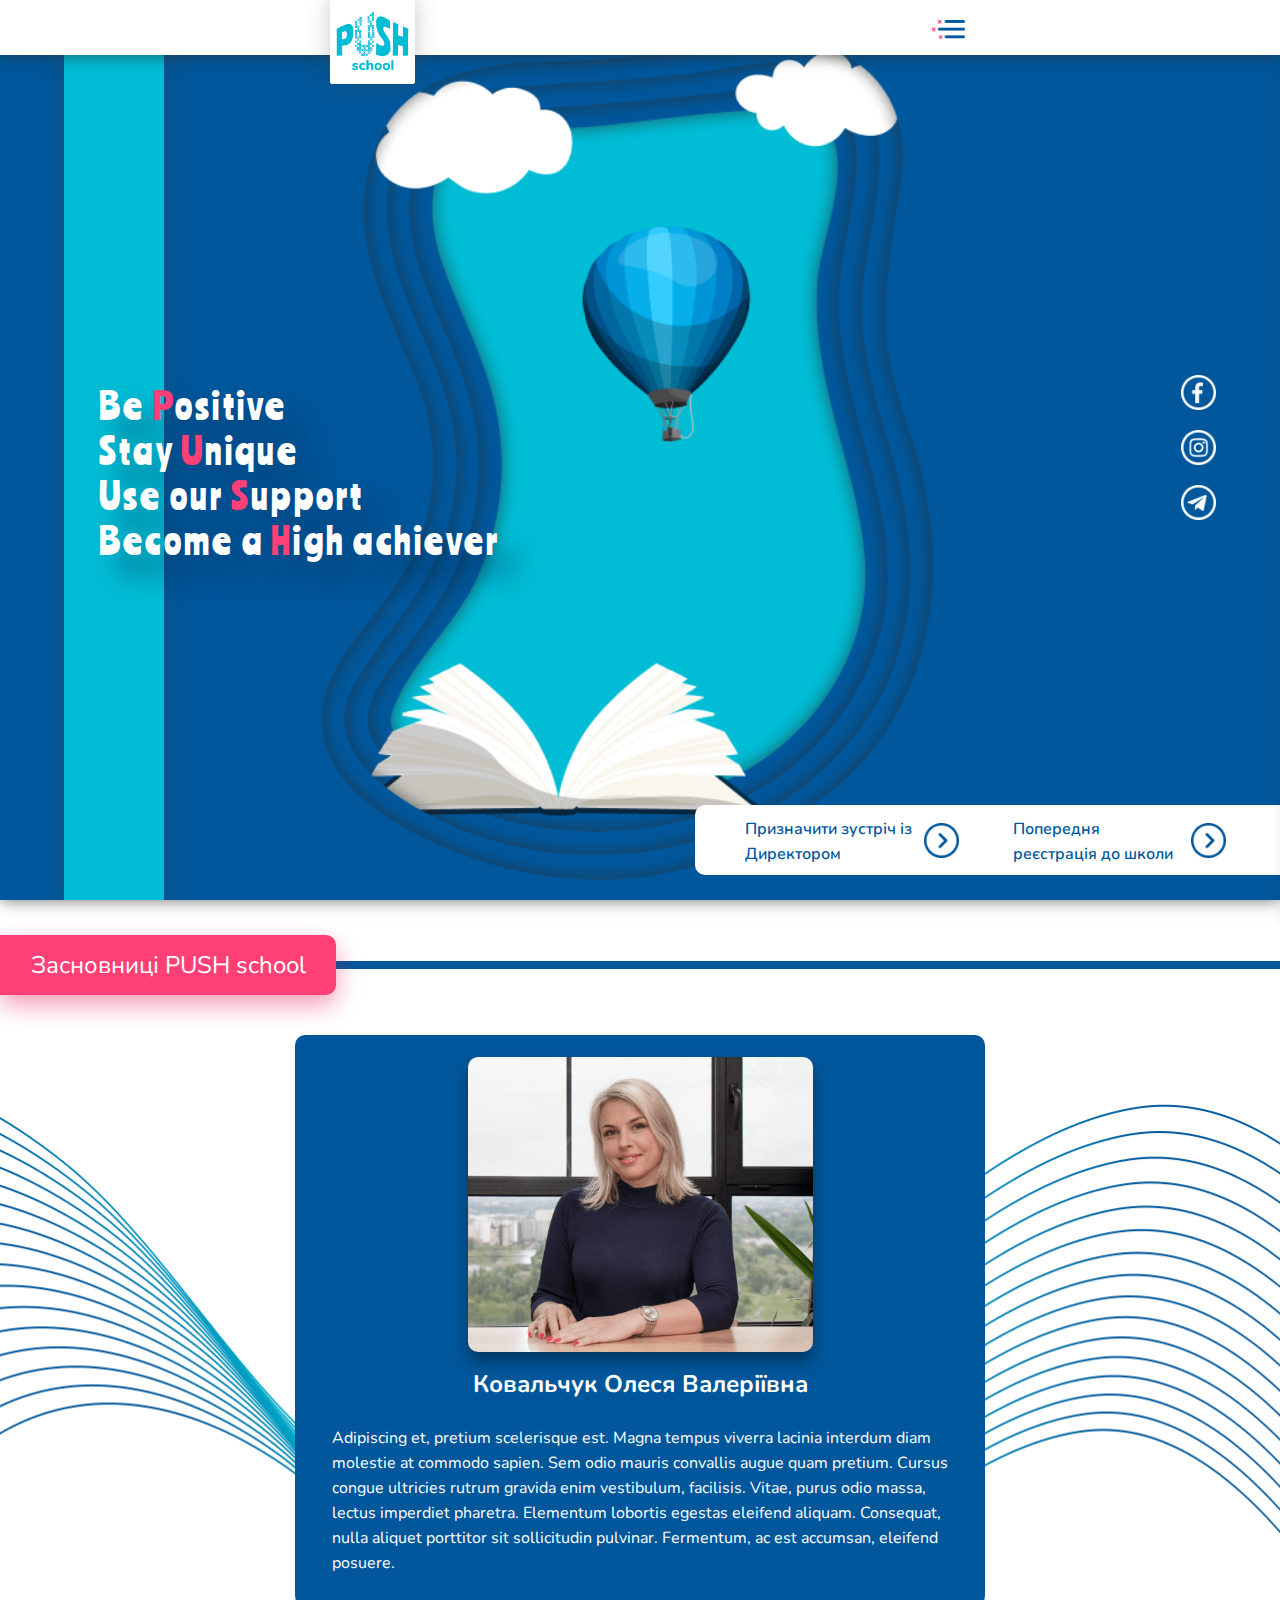
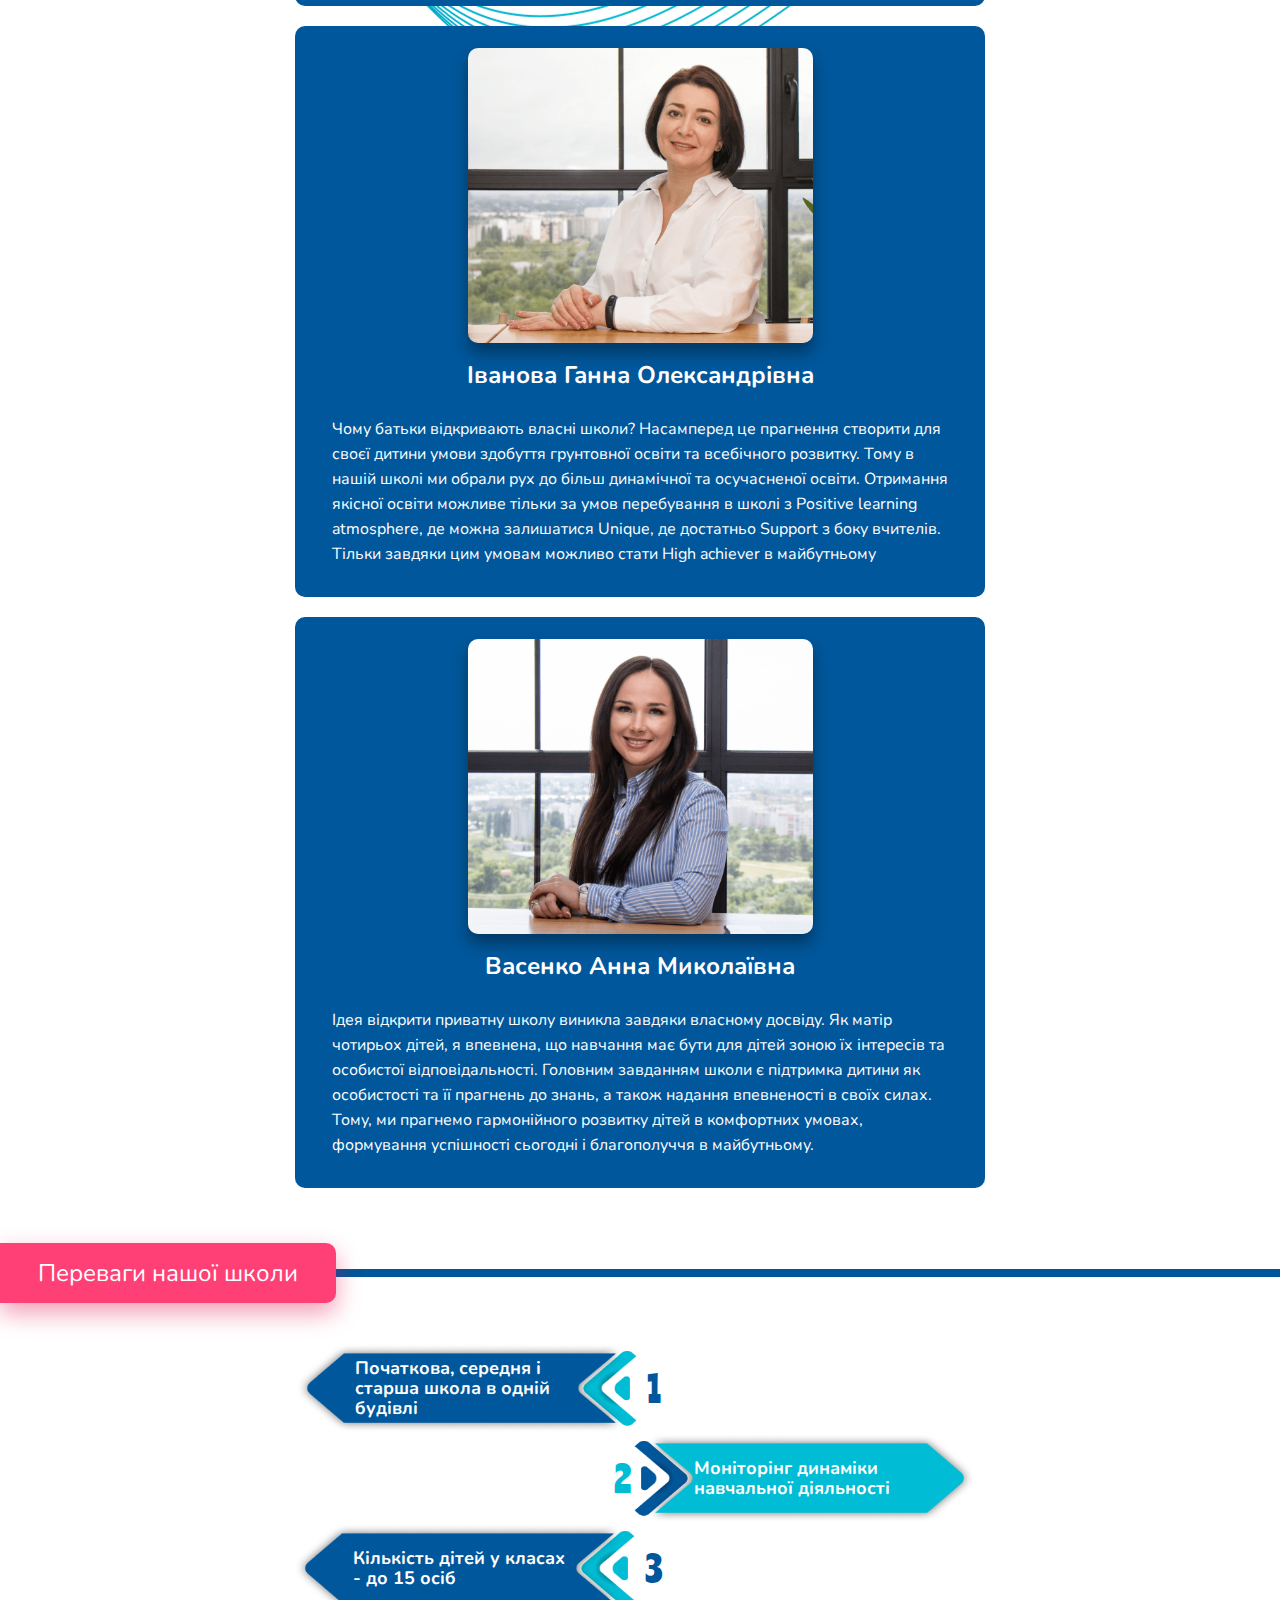
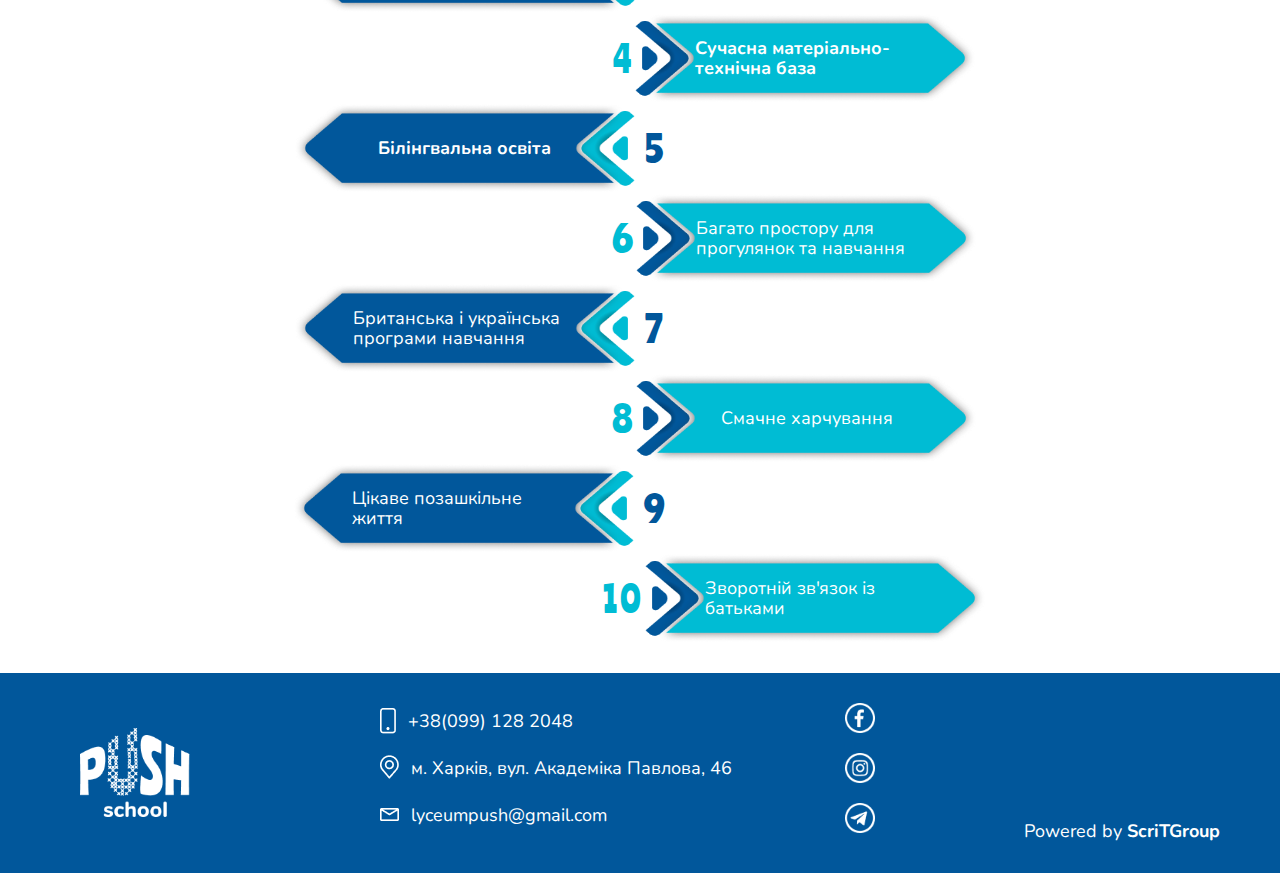
<file: index.html>
<!doctype html>
<html xmlns="http://www.w3.org/1999/xhtml">

<head>
	<meta http-equiv="Content-Type" content="text/html; charset=utf-8" />
	<meta name="viewport" content="width=device-width; initial-scale=1">
	<link rel="stylesheet" href="css/all.css" type="text/css"/>
	<link href="https://fonts.googleapis.com/css2?family=Nunito:wght@400;700&display=swap" rel="stylesheet">
	<link href="https://fonts.googleapis.com/css2?family=Ranchers&display=swap" rel="stylesheet">
	<link rel="shortcut icon" type="image/png" href="./images/favicon.ico"/>
	<script src="https://cdnjs.cloudflare.com/ajax/libs/jquery/3.5.1/jquery.min.js" integrity="sha256-9/aliU8dGd2tb6OSsuzixeV4y/faTqgFtohetphbbj0=" crossorigin="anonymous"></script>
	<script type="text/javascript" src="js/main.js"></script>
	<title>Push School</title>
</head>

<body>
	<div id="wrapper">
		<header>
			<div class="layout">
				<div class="logo">
					<a href="index.html">
						<img src="./images/logo.png" alt="push">
					</a>
					<h1>push school</h1>
				</div>
				<nav class="breadcrumbsless">
					<ul class="navigation">
						<li class="alt">
							<a class="about" href="#">
								Про школу
								<span class="arr"></span>
							</a>
							<ul class="drop">
								<li>
									<a class="inner-alt" href="./pages/all_about_push.html">
										Все про PUSH
										<span class="arr"></span>
									</a>
								</li>
								<li >
									<a class="group inner-alt" href="./pages/workshops_and_sections.html">
										Гуртки та секції
										<span class="arr"></span>
									</a>
								</li>
								<li>
									<a class="inner-alt" href="./pages/our_team.html">
										Наша команда
										<span class="arr"></span>
									</a>
								</li>
								<li class="text-wrap">
									<a class="inner-alt" href="./pages/reception_schedule.html" class="schedule">
										Графік прийому адміністрації
										<span class="arr"></span>
									</a>
								</li>
								<li>
									<a class="inner-alt" href="./pages/vacancies.html">
										Вакансії
										<span class="arr"></span>
									</a>
								</li>
							</ul>
						</li>
						<li>
							<a class="alt" href="./pages/zno.html">
								ЗНО
								<span class="arr"></span>
							</a>
						</li>
						<li class="alt">
							<a class="doc" href="#">
								Документи
								<span class="arr"></span>
							</a>
							<ul class="drop">
								<li>
									<a class="inner-alt" href="./pages/docs.html">
										Нормативні документи
										<span class="arr"></span>
									</a>
								</li>
								<li>
									<a class="group inner-alt" href="./pages/license.html">
										Ліцензія
										<span class="arr"></span>
									</a>
								</li>
							</ul>
						</li>
						<li>
							<a href="./pages/events.html">
								Події школи
								<span class="arr"></span>
							</a>
						</li>
						<li>
							<a href="./pages/contacts.html">
								Контакти
							<span class="arr"></span>
							</a>
						</li>
						<li class="tel">
							<p>+38(099) 128 2048</p>
						</li>
					</ul>
				</nav>
				<div class="burger breadcrumbsless"></div>
			</div>
		</header>

		<main>
			<div id="content">
				<section class="preview">
					<div class="layout">
						<div class="line mobile-fix"></div>
						<div class="magic">
							<div class="layer1">
							</div>
							<div class="layer2">
								<div class="montgolfier">
									<img src="./images/img_ballon_b.png" alt="montgolfier">
								</div>
								<div class="shadowleft">
									<img src="./images/cloud_b.png" alt="shadowleft">
								</div>
								<div class="shadowright">
									<img src="./images/cloud_s.png" alt="shadowright">
								</div>
								<h3 class="education mobile-fix">education</h3>
							</div>
							<div class="layer3">
							</div>
						</div>
						<div class="tagline">
							<p>Be <span> P</span>ositive</p>
							<p>Stay <span> U</span>nique</p>
							<p>Use our <span> S</span>upport</p>
							<p>Become a <span> H</span>igh achiever</p>
						</div>
						<ul class="soc mobile-fix">
							<li>
								<a class="fb" target="_blank" rel="noopener noreferrer" href="https://www.facebook.com/PUSHschooliscool/"></a>
							</li>
							<li>
								<a class="insta" target="_blank" rel="noopener noreferrer" href="https://www.instagram.com/push_school/"></a>
							</li>
							<li>
								<a class="telegram" target="_blank" rel="noopener noreferrer" href="#"></a>
							</li>
						</ul>
					</div>
					<div class="regmeeting">
						<a href="./pages/reception_schedule.html">Призначити зустріч із Директором</a>
						<a href="#">Попередня реєстрація до школи</a>
					</div>
				</section>
				<section class="founders">
					<div class="title">
						<h2>Засновниці PUSH school</h2>
						<span class="line"></span>
					</div>
					<div class="figure">
						<img src="./images/img_vawe.png" alt="vawe">
					</div>
					<div class="layout">
						<ul class="list">
							<li>
								<div class="avatar">
									<img src="./images/img_ph_Kovalchuk.png" alt="kovalchuk">
								</div>
								<div class="description">
									<h3>Ковальчук Олеся Валеріївна</h3>
									<p>
										Adipiscing et, pretium scelerisque est.
										Magna tempus viverra lacinia interdum diam molestie
										at commodo sapien. Sem odio mauris convallis augue
										quam pretium. Cursus congue ultricies rutrum gravida
										enim vestibulum, facilisis. Vitae, purus odio massa,
										lectus imperdiet pharetra. Elementum lobortis egestas
										eleifend aliquam. Consequat, nulla aliquet porttitor
										sit sollicitudin pulvinar. Fermentum, ac est accumsan,
										eleifend posuere.
									</p>
								</div>
							</li>
							<li>
								<div class="avatar">
									<img src="./images/img_ph_Ivanova.png" alt="ivanova">
								</div>
								<div class="description">
									<h3>Іванова Ганна Олександрівна</h3>
									<p>
										Чому батьки відкривають власні школи?
										Насамперед це прагнення створити для своєї дитини
										умови здобуття грунтовної освіти та всебічного
										розвитку. Тому в нашій школі ми обрали рух до
										більш динамічної та осучасненої освіти. Отримання
										якісної освіти можливе тільки за умов перебування
										в школі з Positive learning atmosphere, де можна
										залишатися Unique, де достатньо Support з боку
										вчителів. Тільки завдяки цим умовам можливо стати
										High achiever в майбутньому
									</p>
								</div>
							</li>
							<li>
								<div class="avatar">
									<img src="./images/img_ph_Vasenko.png" alt="vasenko">
								</div>
								<div class="description">
									<h3>Васенко Анна Миколаївна</h3>
									<p>
										Ідея відкрити приватну школу виникла завдяки
										власному досвіду. Як матір чотирьох дітей, я
										впевнена, що навчання має бути для дітей зоною
										їх інтересів та особистої відповідальності.
										Головним завданням школи є підтримка дитини як
										особистості та її прагнень до знань, а також
										надання впевненості в своїх силах. Тому, ми
										прагнемо гармонійного розвитку дітей в комфортних
										умовах, формування успішності сьогодні і
										благополуччя в майбутньому.
									</p>
								</div>
							</li>
						</ul>
					</div>
				</section>
				<section class="advantages">
					<div class="title">
						<h2>Переваги нашої школи</h2>
						<span class="line"></span>
					</div>
					<div class="layout">
						<ul class="left">
							<li>
								<p>
									<em>Початкова, середня і старша школа в одній будівлі</em>
								</p>
								<span>1</span>
							</li>
							<li>
								<p>
									<em>Моніторінг динаміки навчальної діяльності</em>
								</p>
								<span>2</span>
							</li>
							<li>
								<p>
									<em>Кількість дітей у класах - до 15 осіб</em>
								</p>
								<span>3</span>
							</li>
							<li>
								<p>
									<em>Сучасна матеріально- технічна база</em>
								</p>
								<span>4</span>
							</li>
							<li class="altpad">
								<p>
									<em>Білінгвальна освіта</em>
								</p>
								<span>5</span>
							</li>
						</ul>
						<div class="montgolfier">
							<img src="./images/img_ballon_p.png" alt="Montgolfier">
						</div>
						<ul class="right">
							<li>
								<p>
									<em>Багато простору для прогулянок та навчання</em>
								</p>
								<span>6</span>
							</li>
							<li>
								<p>
									<em>Британська і українська програми навчання</em>
								</p>
								<span>7</span>
							</li>
							<li class="altpad">
								<p>
									<em>Смачне харчування</em>
								</p>
								<span>8</span>
							</li>
							<li class="altpad">
								<p>
									<em>Цікаве позашкільне життя</em>
								</p>
								<span>9</span>
							</li>
							<li>
								<p>
									<em>Зворотній зв'язок із батьками</em>
								</p>
								<span>10</span>
							</li>
						</ul>
					</div>
				</section>
<!-- 				<section class="future mobile-fix">
					<div class="title">
						<h2>Ще трішки про нас</h2>
						<span class="line"></span>
					</div>
					<div class="layout">
						<img src="./images/onemorepic.png" alt="spongebobsquarepants">
					</div>
				</section> -->
			</div>
		</main>
		<footer>
			<div class="layout">
				<div class="logo-footer">
					<a href="#">
						<img src="./images/img_logo_footer.png" alt="push">
					</a>
				</div>
				<ul class="contacts">
					<li>
						<p>
							<img src="./images/ico_phone.png" alt="phone">
							+38(099) 128 2048
						</p>
					</li>
					<li>
						<p>
							<img class="address" src="./images/ico_placeholder.png" alt="placeholder">
							м. Харків, <br class="br_p_footer">вул. Академіка Павлова, 46
						</p>
					</li>
					<li>
						<a  href="mailto:lyceumpush@gmail.com">
							<img src="./images/ico_mail.png" alt="mail">
							lyceumpush@gmail.com
						</a>
					</li>
				</ul>
				<ul class="soc">
					<li>
						<a class="fb" target="_blank" rel="noopener noreferrer" href="https://www.facebook.com/PUSHschooliscool/"></a>
					</li>
					<li>
						<a class="insta" target="_blank" rel="noopener noreferrer" href="https://www.instagram.com/push_school/"></a>
					</li>
					<li>
						<a class="telegram" target="_blank" rel="noopener noreferrer" href="#"></a>
					</li>
				</ul>
				<p class="poweredby">Powered by <a href="https://scrit-group.com/" target="_blank" rel="noopener noreferrer">ScriTGroup</a></p>
				<div class="arrow_up">
					<img src="./images/ico_arrow_back.png" alt="arrow">
				</div>
			</div>
		</footer>
	</div>
	<script type="text/javascript">
		$(function() {
			//ballon mouse move
			var lFollowX = 0,
			lFollowY = 0,
			x = 0,
			y = 0,
			friction = 1 / 50;
			function moveBackground() {
				x += (lFollowX - x) * friction;
				y += (lFollowY - y) * friction;
				translate = 'translate(' + x + 'px, ' + y + 'px) scale(1.01)';
				$('.ballon, .montgolfier, .shadowleft, .shadowright').css({
					'-webit-transform': translate,
					'-moz-transform': translate,
					'transform': translate
				});
				window.requestAnimationFrame(moveBackground);
			}
			$(window).on('mousemove click', function(e) {
				var lMouseX = Math.max(-100, Math.min(100, $(window).width() / 2 - e.clientX));
				var lMouseY = Math.max(-100, Math.min(100, $(window).height() / 2 - e.clientY));
				lFollowX = (25 * lMouseX) / 100; // 100 : 12 = lMouxeX : lFollow
				lFollowY = (25 * lMouseY) / 100;
			});
			moveBackground();
		});
	</script>
</body>
</html>
</file>
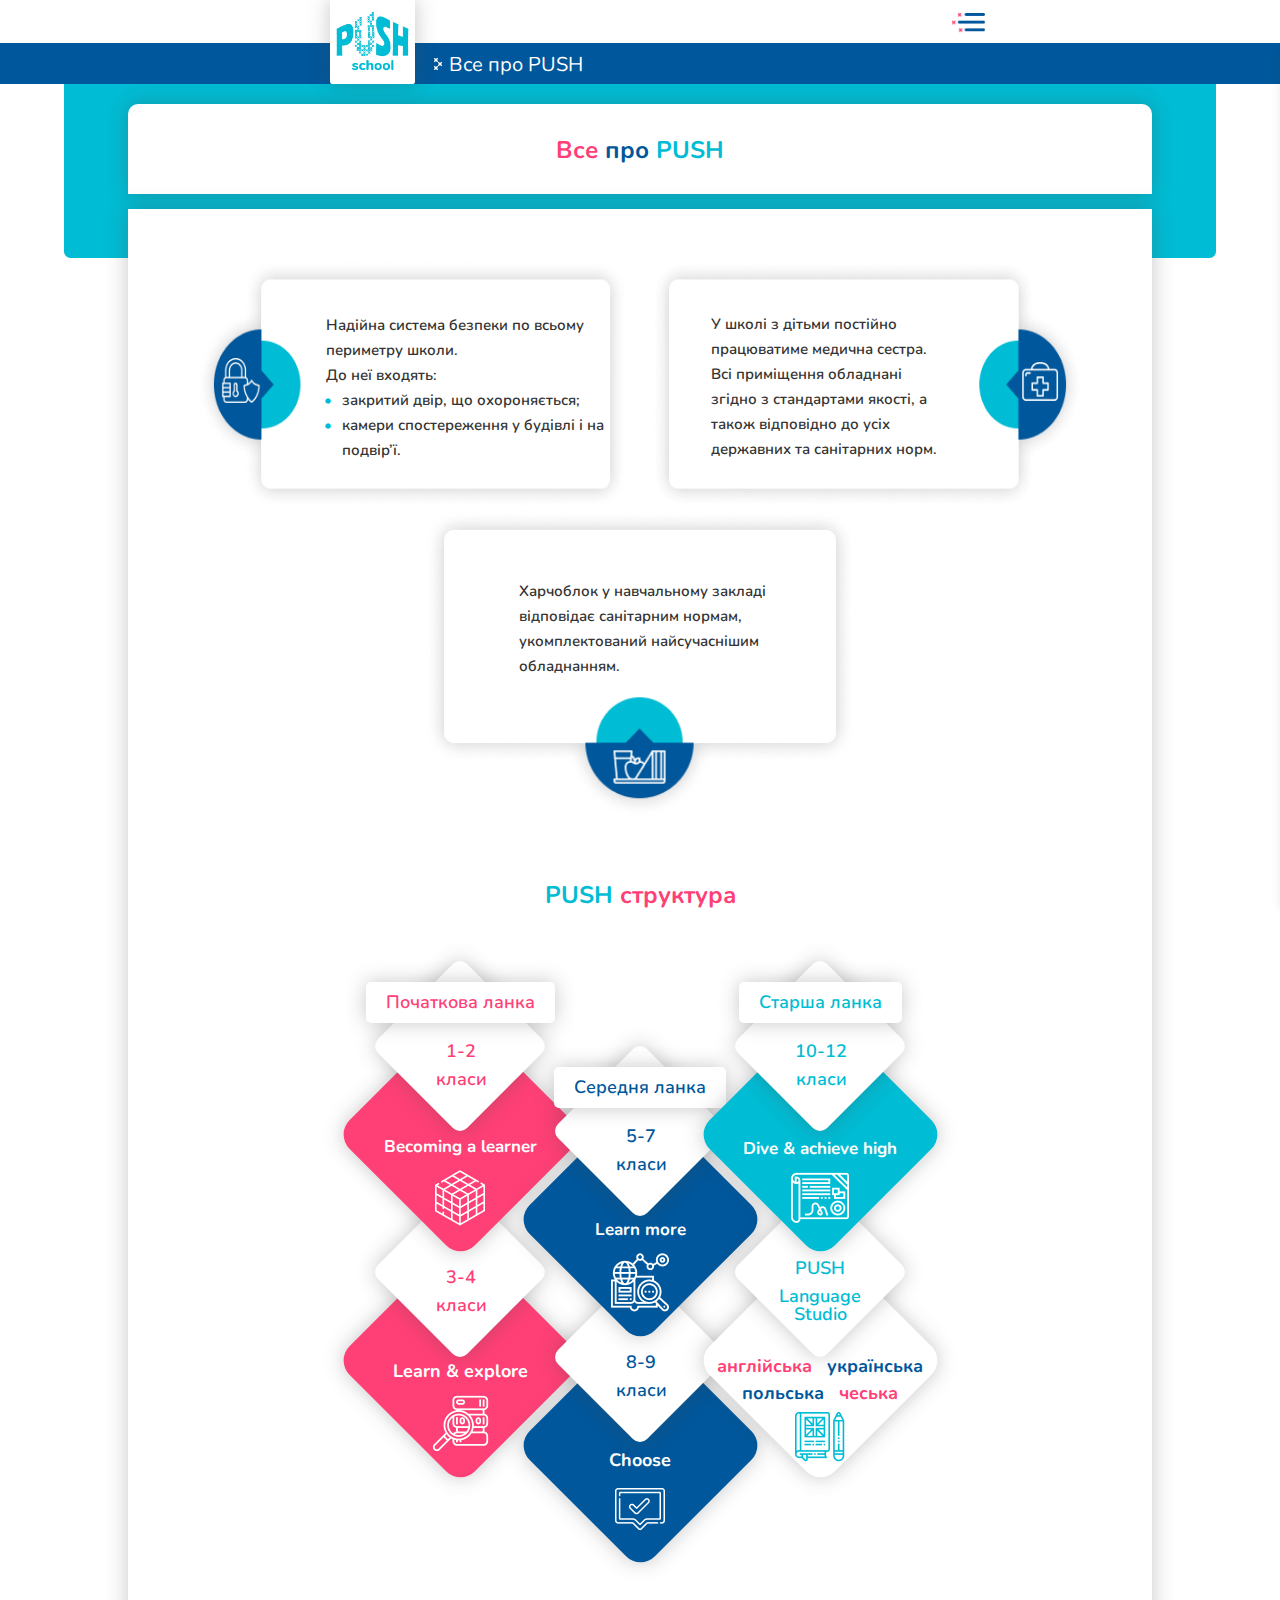
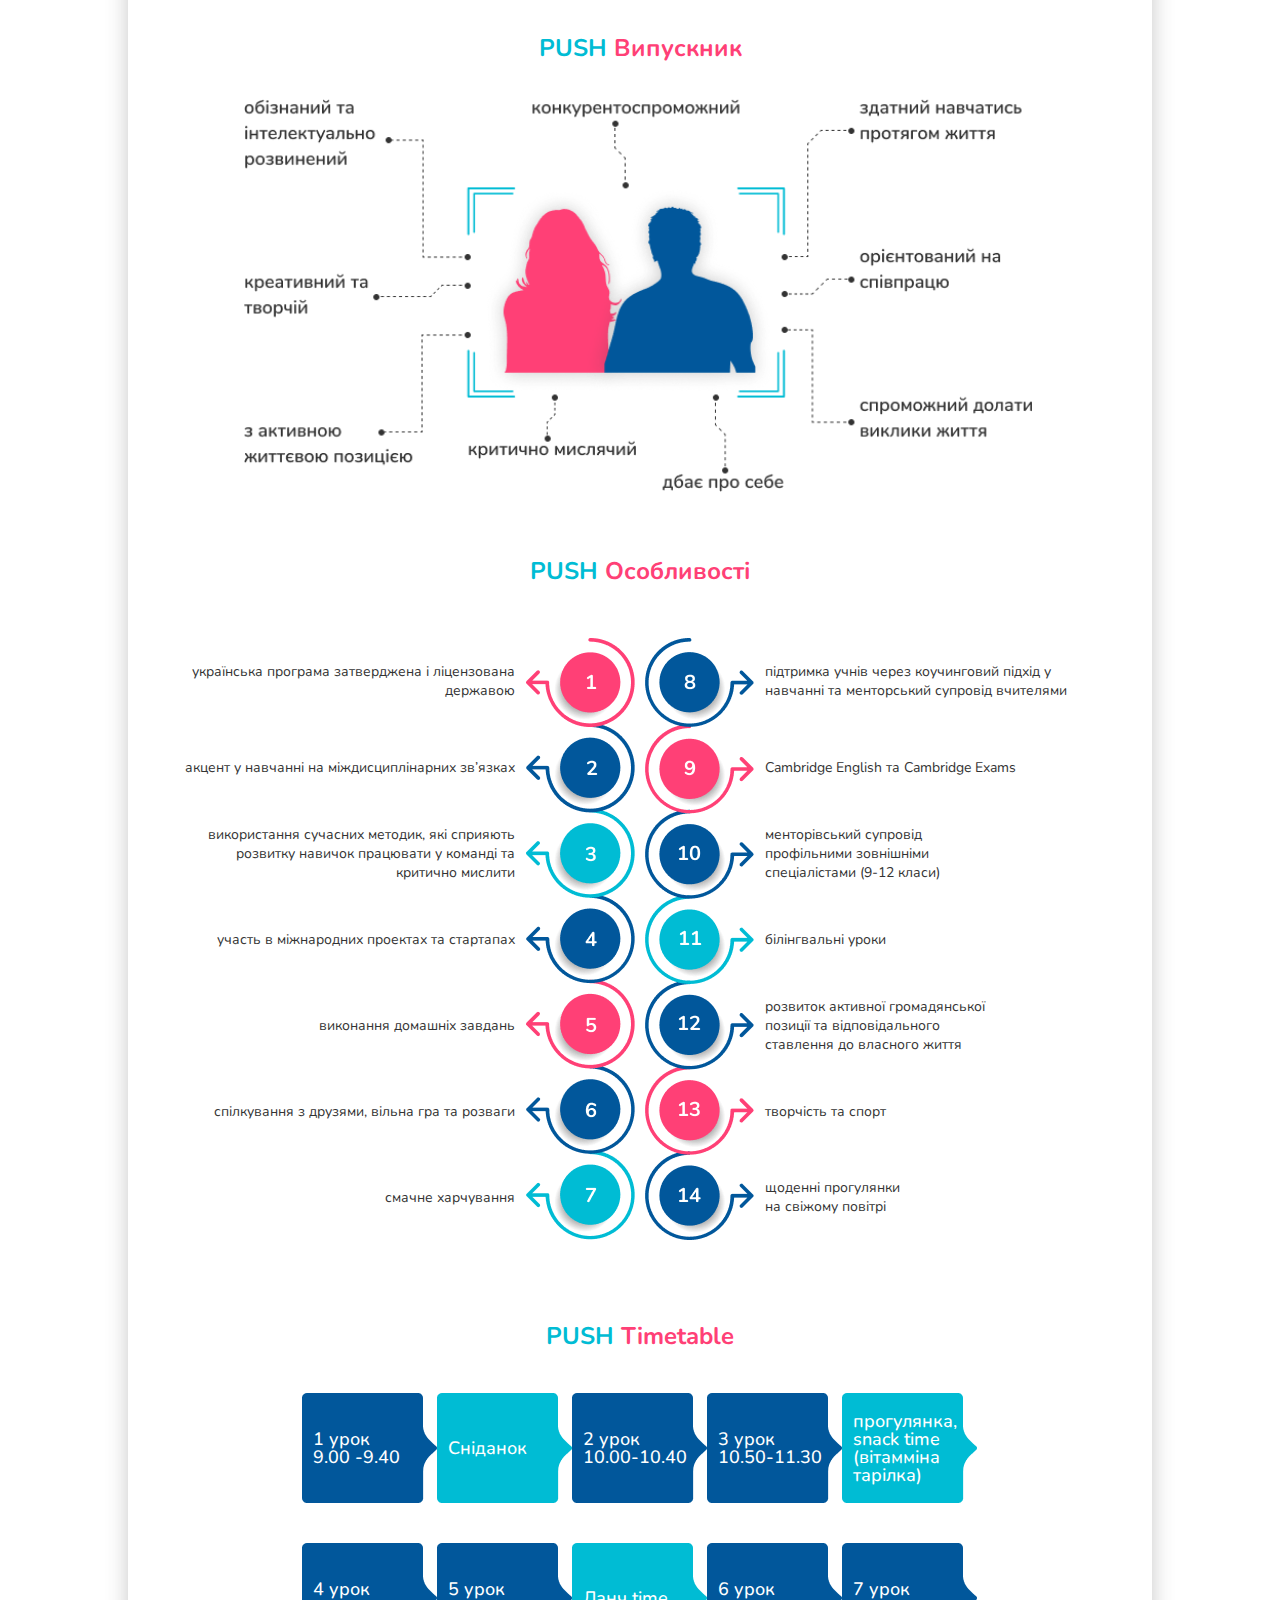
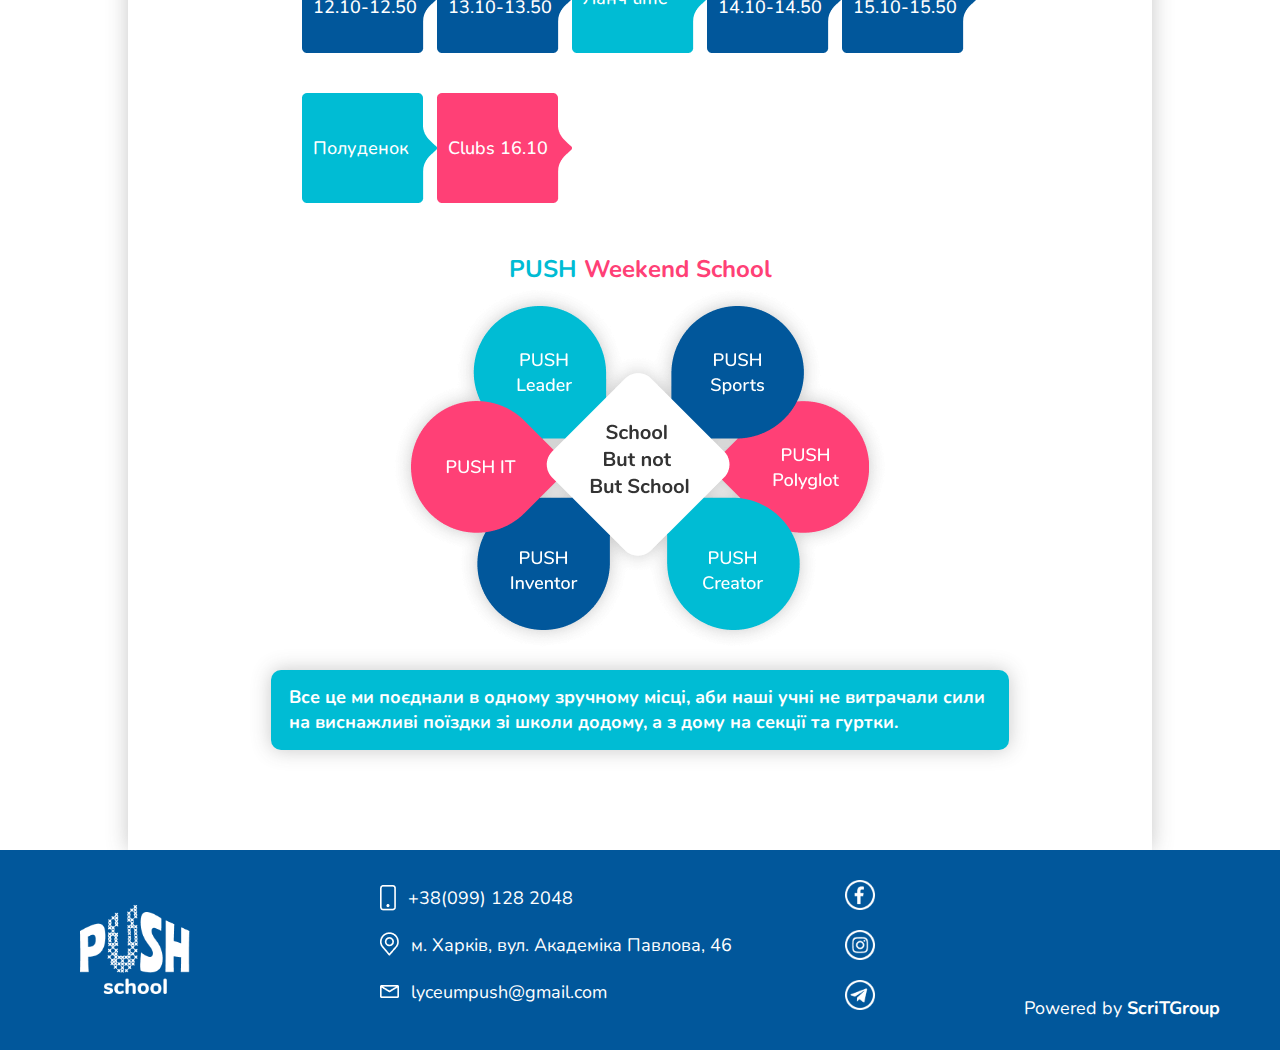
<file: pages/all_about_push.html>
<!doctype html>
<html xmlns="http://www.w3.org/1999/xhtml">

<head>
	<meta http-equiv="Content-Type" content="text/html; charset=utf-8" />
	<meta name="viewport" content="width=device-width, initial-scale=1">
	<link rel="stylesheet" href="../css/all.css" type="text/css"/>
	<link href="https://fonts.googleapis.com/css2?family=Nunito:wght@400;700&display=swap" rel="stylesheet">
	<link href="https://fonts.googleapis.com/css2?family=Ranchers&display=swap" rel="stylesheet">
	<link rel="shortcut icon" type="image/png" href="../images/favicon.ico"/>
	<script src="https://cdnjs.cloudflare.com/ajax/libs/jquery/3.5.1/jquery.min.js" integrity="sha256-9/aliU8dGd2tb6OSsuzixeV4y/faTqgFtohetphbbj0=" crossorigin="anonymous"></script>
	<script type="text/javascript" src="../js/main.js"></script>
	<title>Push School</title>
</head>

<body>
	<div id="wrapper">
		<header>
			<div class="layout">
				<div class="logo">
					<a href="../index.html">
						<img src="../images/logo.png" alt="push">
					</a>
					<h1>push school</h1>
				</div>
				<nav>
					<ul class="navigation">
						<li class="alt">
							<a class="about" href="#">
								Про школу
								<span class="arr"></span>
							</a>
							<ul class="drop">
								<li>
									<a class="inner-alt" href="./all_about_push.html">
										Все про PUSH
										<span class="arr"></span>
									</a>
								</li>
								<li >
									<a class="group inner-alt" href="./workshops_and_sections.html">
										Гуртки та секції
										<span class="arr"></span>
									</a>
								</li>
								<li>
									<a class="inner-alt" href="./our_team.html">
										Наша команда
										<span class="arr"></span>
									</a>
								</li>
								<li class="text-wrap">
									<a class="inner-alt" href="./reception_schedule.html" class="schedule">
										Графік прийому адміністрації
										<span class="arr"></span>
									</a>
								</li>
								<li>
									<a class="inner-alt" href="./vacancies.html">
										Вакансії
										<span class="arr"></span>
									</a>
								</li>
							</ul>
						</li>
						<li>
							<a class="alt" href="./zno.html">
								ЗНО
								<span class="arr"></span>
							</a>
						</li>
						<li class="alt">
							<a class="doc" href="#">
								Документи
								<span class="arr"></span>
							</a>
							<ul class="drop">
								<li>
									<a class="inner-alt" href="./docs.html">
										Нормативні документи
										<span class="arr"></span>
									</a>
								</li>
								<li>
									<a class="group inner-alt" href="./license.html">
										Ліцензія
										<span class="arr"></span>
									</a>
								</li>
							</ul>
						</li>
						<li>
							<a href="./events.html">
								Події школи
								<span class="arr"></span>
							</a>
						</li>
						<li>
							<a href="./contacts.html">
							  Контакти
							<span class="arr"></span>
							</a>
						</li>
						<li class="tel">
							<p>+38(099) 128 2048</p>
						</li>
					</ul>
				</nav>
				<div class="burger"></div>
			</div>
			<div class="breadcrumbs">
				<div class="layout">
					<h3 class="page-location">Все про PUSH</h3>
				</div>
			</div>
		</header>

		<main class="page-container all-about_container">

			<div class="all-about-push_header">
				<h3 class="section-header">
					<span class="pink-text">Все</span>
					<span class="navy-text">про</span>
					<span class="blue-text">PUSH</span>
				</h3>
			</div>

			<div class="page-content-box">

				<section class="push-info">
					<div class="push-info-boxes first-push-info_box">
						<p>Надійна система безпеки по всьому периметру школи.<br> До неї входять:</p>
						<ul class="push-info_list">
							<li>закритий двір, що охороняється;</li>
							<li>камери спостереження у будівлі і <br>на подвір’ї.</li>
						</ul>
					</div>
					<div class="push-info-boxes second-push-info_box">
						<p>У школі з дітьми постійно працюватиме медична сестра. Всі приміщення обладнані згідно з стандартами якості, а також відповідно до усіх державних та санітарних норм.</p>
					</div>
					<div class="push-info-boxes third-push-info_box">
						<p>Харчоблок у навчальному закладі відповідає санітарним нормам, укомплектований найсучаснішим обладнанням.</p>
					</div>
				</section>

				<section class="push-structure">
					<h3 class="section-header">
						<span class="blue-text">PUSH</span>
						<span class="pink-text">структура</span>
					</h3>
					<div class="section-content hide_tablet">

						<div class="push-structure-item pink-item">
							<div class="item-ceiling">
								<p class="ceiling-header">Початкова ланка</p>
								<div class="item-content-box">
									<div class="item-content">
										<p class="content-line">1-2</p>
										<p class="content-line">класи</p>
									</div>
								</div>
								<div class="item-slogan-box">
									<p class="item-slogan">Becoming a learner</p>
									<img class="item-slogan-img" src="../images/cube.png" alt="image">
								</div>
							</div>
							<div class="item-cellar">
								<div class="item-content-box">
									<div class="item-content">
										<p class="content-line">3-4</p>
										<p class="content-line">класи</p>
									</div>
								</div>
								<div class="item-slogan-box">
									<p class="item-slogan">Learn & explore</p>
									<img class="item-slogan-img" src="../images/Learn.png" alt="image">
								</div>
							</div>
						</div>

						<div class="push-structure-item blue-item">
							<div class="item-ceiling">
								<p class="ceiling-header">Середня ланка</p>
								<div class="item-content-box">
									<div class="item-content">
										<p class="content-line">5-7</p>
										<p class="content-line">класи</p>
									</div>
								</div>
								<div class="item-slogan-box">
									<p class="item-slogan">Learn more</p>
									<img class="item-slogan-img" src="../images/Learnmore.png" alt="image">
								</div>
							</div>
							<div class="item-cellar">
								<div class="item-content-box">
									<div class="item-content">
										<p class="content-line">8-9</p>
										<p class="content-line">класи</p>
									</div>
								</div>
								<div class="item-slogan-box">
									<p class="item-slogan">Choose</p>
									<img class="item-slogan-img" src="../images/Choose.png" alt="image">
								</div>
							</div>
						</div>

						<div class="push-structure-item turquoise-item">
							<div class="item-ceiling">
								<p class="ceiling-header">Старша ланка</p>
								<div class="item-content-box">
									<div class="item-content">
										<p class="content-line">10-12</p>
										<p class="content-line">класи</p>
									</div>
								</div>
								<div class="item-slogan-box">
									<p class="item-slogan">Dive & achieve high</p>
									<img class="item-slogan-img" src="../images/Dive.png" alt="image">
								</div>
							</div>
							<div class="item-cellar last-cellar">
								<div class="item-content-box">
									<div class="item-content">
										<p class="content-line">PUSH</p>
										<p class="content-line">Language Studio</p>
									</div>
								</div>
								<div class="item-slogan-box">
									<div class="item-slogan">
										<p><span class="pink">англійська</span> <span class="blue">українська</span></p>
										<p><span class="blue">польська</span> <span class="pink">чеська</span></p>
									</div>
									<img class="item-slogan-img" src="../images/Language.png" alt="image">
								</div>
							</div>
						</div>
					</div>
					<div class="push-structure_765 hide_desktop">
						<img src="../images/structure_1-4.png" alt="1-4">
						<img src="../images/structure_5-9.png" alt="5-9">
						<img src="../images/structure_10-12.png" alt="10-12">
					</div>
				</section>

				<section class="push-graduate">
					<h3 class="section-header">
						<span class="blue-text">PUSH</span>
						<span class="pink-text">Випускник</span>
					</h3>
					<div class="graduate-infobox"></div>
				</section>

				<section class="push-features">
					<h3 class="section-header">
						<span class="blue-text">PUSH</span>
						<span class="pink-text">Особливості</span>
					</h3>
					<ul class="left_list">
				    <li class="left_list_li">
							<p>українська програма
							затверджена і ліцензована
							державою</p>
						</li>
				    <li class="left_list_li">
				    	<p>акцент у навчанні на
							міждисциплінарних зв’язках</p>
				    </li>
				    <li class="left_list_li">
				    	<p>використання сучасних методик, які
							сприяють розвитку навичок працювати у
							команді та критично мислити</p>
				    </li>
				    <li class="left_list_li">
				    	<p>участь в міжнародних
							проектах та стартапах</p>
				    </li>
				    <li class="left_list_li">
				    	<p>виконання домашніх завдань</p>
				    </li>
				    <li class="left_list_li">
				    	<p>спілкування з друзями,
							вільна гра та розваги</p>
				    </li>
						<li class="left_list_li">
							<p>смачне харчування</p>
						</li>
				  </ul>
				  <ul class="right_list">
				    <li class="right_list_li">
				    	<p>підтримка учнів через
							коучинговий підхід у навчанні та
							менторський супровід вчителями</p>
				    </li>
				    <li class="right_list_li">
				    	Cambridge English та
							Cambridge Exams
				    </li>
				    <li class="right_list_li">
				    	менторівський супровід <br class="right_list_li_br">
							профільними зовнішніми <br class="right_list_li_br">
							спеціалістами (9-12 класи)
				    </li>
				    <li class="right_list_li">
				    	білінгвальні уроки
				    </li>
				    <li class="right_list_li">
				    	розвиток активної громадянської <br class="right_list_li_br">
							позиції та відповідального <br>
							ставлення до власного життя
				    </li>
				    <li class="right_list_li">
				    	творчість та спорт
				    </li>
				    <li class="right_list_li">
				    	щоденні прогулянки <br>
							на свіжому повітрі
				    </li>
				  </ul>
				</section>

				<section class="push-timetable">
					<h3 class="section-header">
						<span class="blue-text">PUSH</span>
						<span class="pink-text">Timetable</span>
					</h3>
					<div class="timetable-block">
						<div class="time-box">
							<p>1 урок</p>
							<p>9.00 -9.40</p>
						</div>
						<div class="time-box skyblue">
							<p>Сніданок</p>
						</div>
						<div class="time-box">
							<p>2 урок</p>
							<p>10.00-10.40</p>
						</div>
						<div class="time-box">
							<p>3 урок</p>
							<p>10.50-11.30</p>
						</div>
						<div class="time-box skyblue">
							<p>прогулянка, snack time</p>
							<p>(вітамміна тарілка)</p>
						</div>
						<div class="time-box">
							<p>4 урок</p>
							<p>12.10-12.50</p>
						</div>
						<div class="time-box">
							<p>5 урок</p>
							<p>13.10-13.50</p>
						</div>
						<div class="time-box skyblue">
							<p>Ланч time</p>
						</div>
						<div class="time-box">
							<p>6 урок</p>
							<p>14.10-14.50</p>
						</div>
						<div class="time-box">
							<p>7 урок</p>
							<p>15.10-15.50</p>
						</div>
						<div class="time-box skyblue">
							<p>Полуденок</p>
						</div>
						<div class="time-box pink">
							<p>Clubs 16.10</p>
						</div>
					</div>
				</section>

				<section class="push-weekend-school">
					<h3 class="section-header">
						<span class="blue-text">PUSH</span>
						<span class="pink-text">Weekend School</span>
					</h3>
					<div class="main-unit_block">
						<center>
							<div class="img-weekend">
								<img src="../images/img_weekend.png" alt="weekend">
								<img src="../images/img_weekend_320.png" alt="weekend">
							</div>
						</center>
					</div>
					<center>
						<div class="foot-text_block">
							<p>Все це ми поєднали в одному зручному місці, аби наші учні не витрачали сили
							на виснажливі поїздки зі школи додому, а з дому на секції та гуртки.
							</p>
						</div>
					</center>
				</section>

			</div>

		</main>

		<footer>
			<div class="layout">
				<div class="logo-footer">
					<a href="#">
						<img src="../images/img_logo_footer.png" alt="push">
					</a>
				</div>
				<ul class="contacts">
					<li>
						<p>
							<img src="../images/ico_phone.png" alt="phone">
							+38(099) 128 2048
						</p>
					</li>
					<li>
						<p>
							<img class="address" src="../images/ico_placeholder.png" alt="placeholder">
							м. Харків, вул. Академіка Павлова, 46
						</p>
					</li>
					<li>
						<a  href="mailto:lyceumpush@gmail.com">
							<img src="../images/ico_mail.png" alt="mail">
							lyceumpush@gmail.com
						</a>
					</li>
				</ul>
				<ul class="soc">
					<li>
						<a class="fb" target="_blank" rel="noopener noreferrer" href="https://www.facebook.com/PUSHschooliscool/"></a>
					</li>
					<li>
						<a class="insta" target="_blank" rel="noopener noreferrer" href="https://www.instagram.com/push_school/"></a>
					</li>
					<li>
						<a class="telegram" target="_blank" rel="noopener noreferrer" href="#"></a>
					</li>
				</ul>
				<p class="poweredby">Powered by <a href="https://scrit-group.com/" target="_blank" rel="noopener noreferrer">ScriTGroup</a></p>
				<div class="arrow_up">
					<img src="../images/ico_arrow_back.png" alt="arrow">
				</div>
			</div>
		</footer>
	</div>
</body>
</html>
</file>
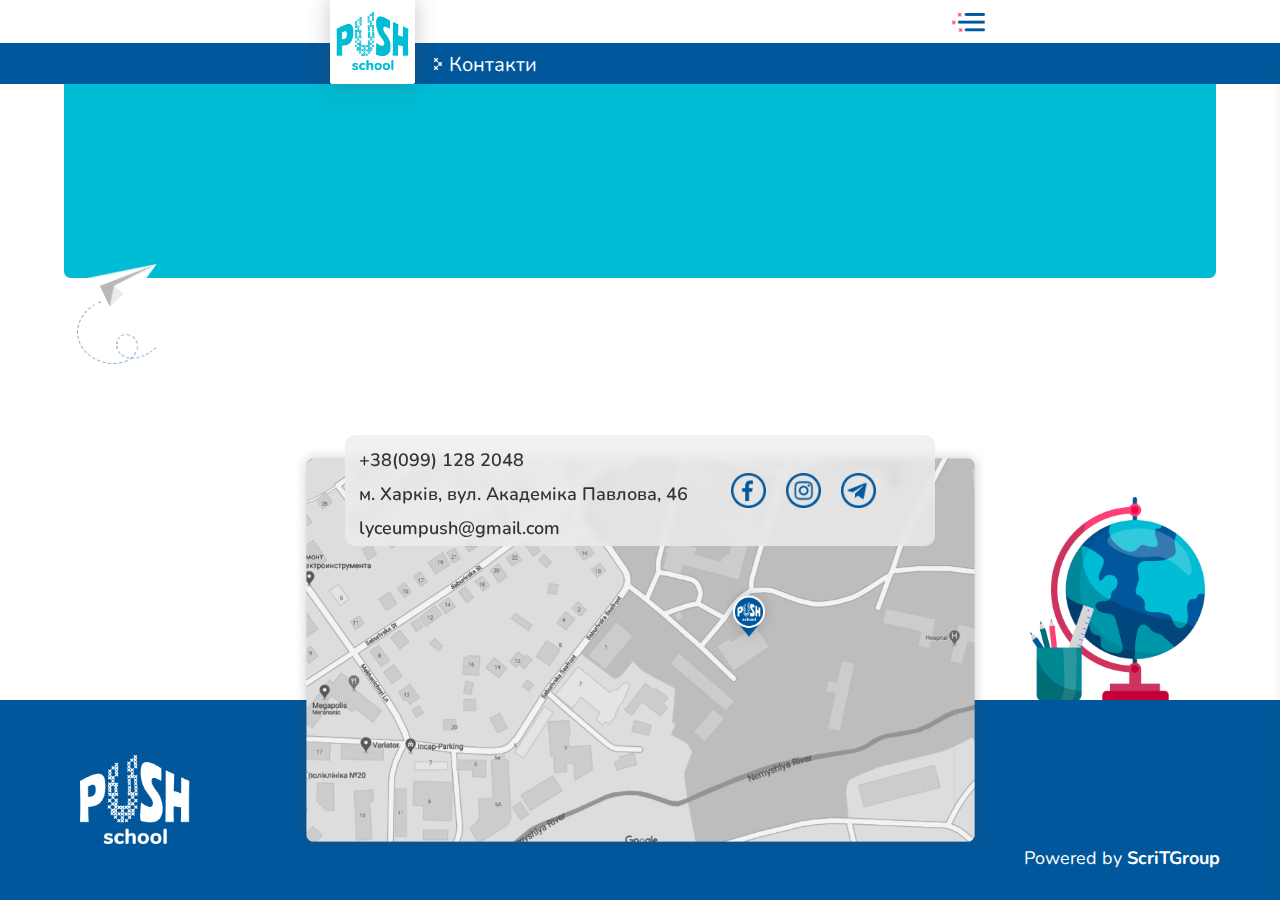
<file: pages/contacts.html>
<!doctype html>
<html xmlns="http://www.w3.org/1999/xhtml">

<head>
	<meta http-equiv="Content-Type" content="text/html; charset=utf-8" />
	<meta name="viewport" content="width=device-width, initial-scale=1">
	<link rel="stylesheet" href="../css/all.css" type="text/css"/>
	<link href="https://fonts.googleapis.com/css2?family=Nunito:wght@400;700&display=swap" rel="stylesheet">
	<link href="https://fonts.googleapis.com/css2?family=Ranchers&display=swap" rel="stylesheet">
	<link rel="shortcut icon" type="image/png" href="../images/favicon.ico"/>
	<script src="https://cdnjs.cloudflare.com/ajax/libs/jquery/3.5.1/jquery.min.js" integrity="sha256-9/aliU8dGd2tb6OSsuzixeV4y/faTqgFtohetphbbj0=" crossorigin="anonymous"></script>
	<script type="text/javascript" src="../js/main.js"></script>
	<title>Push School</title>
</head>

<body>
	<div id="wrapper">
		<header>
			<div class="layout">
				<div class="logo">
					<a href="../index.html">
						<img src="../images/logo.png" alt="push">
					</a>
					<h1>push school</h1>
				</div>
				<nav>
					<ul class="navigation">
						<li class="alt">
							<a class="about" href="#">
								Про школу
								<span class="arr"></span>
							</a>
							<ul class="drop">
								<li>
									<a class="inner-alt" href="./all_about_push.html">
										Все про PUSH
										<span class="arr"></span>
									</a>
								</li>
								<li >
									<a class="group inner-alt" href="./workshops_and_sections.html">
										Гуртки та секції
										<span class="arr"></span>
									</a>
								</li>
								<li>
									<a class="inner-alt" href="./our_team.html">
										Наша команда
										<span class="arr"></span>
									</a>
								</li>
								<li class="text-wrap">
									<a class="inner-alt" href="./reception_schedule.html" class="schedule">
										Графік прийому адміністрації
										<span class="arr"></span>
									</a>
								</li>
								<li>
									<a class="inner-alt" href="./vacancies.html">
										Вакансії
										<span class="arr"></span>
									</a>
								</li>
							</ul>
						</li>
						<li>
							<a class="alt" href="./zno.html">
								ЗНО
								<span class="arr"></span>
							</a>
						</li>
						<li class="alt">
							<a class="doc" href="#">
								Документи
								<span class="arr"></span>
							</a>
							<ul class="drop">
								<li>
									<a class="inner-alt" href="./docs.html">
										Нормативні документи
										<span class="arr"></span>
									</a>
								</li>
								<li>
									<a class="group inner-alt" href="./license.html">
										Ліценція
										<span class="arr"></span>
									</a>
								</li>
							</ul>
						</li>
						<li>
							<a href="./events.html">
								Події школи
								<span class="arr"></span>
							</a>
						</li>
						<li>
							<a href="./contacts.html">
							  Контакти
							<span class="arr"></span>
							</a>
						</li>
						<li class="tel">
							<p>+38(099) 128 2048</p>
						</li>
					</ul>
				</nav>
				<div class="burger"></div>
			</div>
			<div class="breadcrumbs">
				<div class="layout">
					<h3 class="page-location">Контакти</h3>
				</div>
			</div>
		</header>

		<section class="page-container contacts-page-block">

			<div class="contact-box">
				<img src="../images/contact-map.png" class="contact-box_bg-map">
				<img src="../images/contact-map_for_phone.png" class="contact-box_bg-map_phone">
				<div class="contact-bar">
					<div class="contact-text">
						<p>+38(099) 128 2048</p>
						<p>м. Харків, <br class="contact-line">вул. Академіка Павлова, 46</p>
						<p>lyceumpush@gmail.com</p>
					</div>
					<div class="contact-links">
						<a class="fb-icon" href="https://www.facebook.com/PUSHschooliscool/"></a>
						<a class="insta-icon" href="https://www.instagram.com/push_school/"></a>
						<a class="tg-icon" rel="noopener noreferrer" href="#"></a>
					</div>
				</div>
			</div>
			<img src="../images/plane.png" alt="plane" class="plane_img">
			<img src="../images/globe.png" alt="globe" class="globe_img">
		</section>

		<footer class="contact_footer">
			<div class="layout">
				<div class="logo-footer contact-logo-foot">
					<a href="#">
						<img src="../images/img_logo_footer.png" alt="push">
					</a>
				</div>

				<p class="poweredby">Powered by <a href="https://scrit-group.com/" target="_blank" rel="noopener noreferrer">ScriTGroup</a></p>
				<div class="arrow_up">
					<img src="../images/ico_arrow_back.png" alt="arrow">
				</div>
			</div>
		</footer>
	</div>
</body>
</html>
</file>
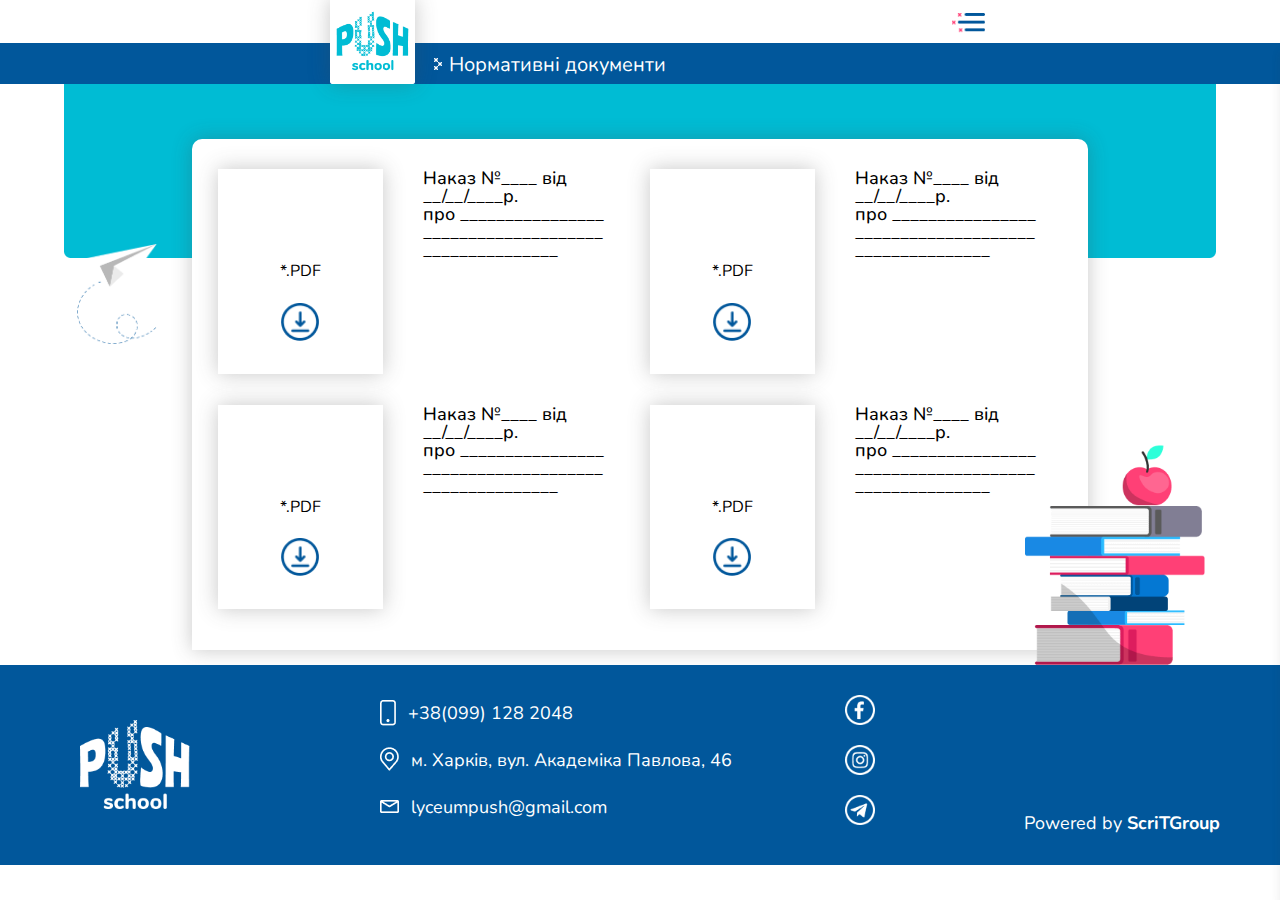
<file: pages/docs.html>
<!doctype html>
<html xmlns="http://www.w3.org/1999/xhtml">

<head>
	<meta http-equiv="Content-Type" content="text/html; charset=utf-8" />
	<meta name="viewport" content="width=device-width, initial-scale=1">
	<link rel="stylesheet" href="../css/all.css" type="text/css"/>
	<link href="https://fonts.googleapis.com/css2?family=Nunito:wght@400;700&display=swap" rel="stylesheet">
	<link href="https://fonts.googleapis.com/css2?family=Ranchers&display=swap" rel="stylesheet">
	<link rel="shortcut icon" type="image/png" href="../images/favicon.ico"/>
	<script src="https://cdnjs.cloudflare.com/ajax/libs/jquery/3.5.1/jquery.min.js" integrity="sha256-9/aliU8dGd2tb6OSsuzixeV4y/faTqgFtohetphbbj0=" crossorigin="anonymous"></script>
	<script type="text/javascript" src="../js/main.js"></script>
	<title>Push School</title>
</head>

<body>
	<div id="wrapper">
		<header>
			<div class="layout">
				<div class="logo">
					<a href="../index.html">
						<img src="../images/logo.png" alt="push">
					</a>
					<h1>push school</h1>
				</div>
				<nav>
					<ul class="navigation">
						<li class="alt">
							<a class="about" href="#">
								Про школу
								<span class="arr"></span>
							</a>
							<ul class="drop">
								<li>
									<a class="inner-alt" href="./all_about_push.html">
										Все про PUSH
										<span class="arr"></span>
									</a>
								</li>
								<li >
									<a class="group inner-alt" href="./workshops_and_sections.html">
										Гуртки та секції
										<span class="arr"></span>
									</a>
								</li>
								<li>
									<a class="inner-alt" href="./our_team.html">
										Наша команда
										<span class="arr"></span>
									</a>
								</li>
								<li class="text-wrap">
									<a class="inner-alt" href="./reception_schedule.html" class="schedule">
										Графік прийому адміністрації
										<span class="arr"></span>
									</a>
								</li>
								<li>
									<a class="inner-alt" href="./vacancies.html">
										Вакансії
										<span class="arr"></span>
									</a>
								</li>
							</ul>
						</li>
						<li>
							<a class="alt" href="./zno.html">
								ЗНО
								<span class="arr"></span>
							</a>
						</li>
						<li class="alt">
							<a class="doc" href="#">
								Документи
								<span class="arr"></span>
							</a>
							<ul class="drop">
								<li>
									<a class="inner-alt" href="./docs.html">
										Нормативні документи
										<span class="arr"></span>
									</a>
								</li>
								<li>
									<a class="group inner-alt" href="./license.html">
										Ліцензія
										<span class="arr"></span>
									</a>
								</li>
							</ul>
						</li>
						<li>
							<a href="./events.html">
								Події школи
								<span class="arr"></span>
							</a>
						</li>
						<li>
							<a href="./contacts.html">
							  Контакти
							<span class="arr"></span>
							</a>
						</li>
						<li class="tel">
							<p>+38(099) 128 2048</p>
						</li>
					</ul>
				</nav>
				<div class="burger"></div>
			</div>
			<div class="breadcrumbs">
				<div class="layout">
					<h3 class="page-location">Нормативні документи</h3>
				</div>
			</div>
		</header>

		<main class="page-container">

			<div class="docs-main-box">
				<div class="docs-blocks">
					<a href="" download>*.PDF</a>
					<p>Наказ №____ від __/__/____р. <br>про ________________  ____________________ _______________</p>
				</div>
				<div class="docs-blocks">
					<a href="" download>*.PDF</a>
					<p>Наказ №____ від __/__/____р. <br>про ________________  ____________________ _______________</p>
				</div>
				<div class="docs-blocks">
					<a href="" download>*.PDF</a>
					<p>Наказ №____ від __/__/____р. <br>про ________________  ____________________ _______________</p>
				</div>
				<div class="docs-blocks">
					<a href="" download>*.PDF</a>
					<p>Наказ №____ від __/__/____р. <br>про ________________  ____________________ _______________</p>
				</div>
			</div>
			<img src="../images/plane.png" alt="plane" class="plane_img">
			<img src="../images/books.png" alt="books" class="books_img books_docs">
		</main>

		<footer>
			<div class="layout">
				<div class="logo-footer">
					<a href="#">
						<img src="../images/img_logo_footer.png" alt="push">
					</a>
				</div>
				<ul class="contacts">
					<li>
						<p>
							<img src="../images/ico_phone.png" alt="phone">
							+38(099) 128 2048
						</p>
					</li>
					<li>
						<p>
							<img class="address" src="../images/ico_placeholder.png" alt="placeholder">
							м. Харків, вул. Академіка Павлова, 46
						</p>
					</li>
					<li>
						<a  href="mailto:lyceumpush@gmail.com">
							<img src="../images/ico_mail.png" alt="mail">
							lyceumpush@gmail.com
						</a>
					</li>
				</ul>
				<ul class="soc">
					<li>
						<a class="fb" target="_blank" rel="noopener noreferrer" href="https://www.facebook.com/PUSHschooliscool/"></a>
					</li>
					<li>
						<a class="insta" target="_blank" rel="noopener noreferrer" href="https://www.instagram.com/push_school/"></a>
					</li>
					<li>
						<a class="telegram" target="_blank" rel="noopener noreferrer" href="#"></a>
					</li>
				</ul>
				<p class="poweredby">Powered by <a href="https://scrit-group.com/" target="_blank" rel="noopener noreferrer">ScriTGroup</a></p>
				<div class="arrow_up">
					<img src="../images/ico_arrow_back.png" alt="arrow">
				</div>
			</div>
		</footer>
	</div>
</body>
</html>
</file>
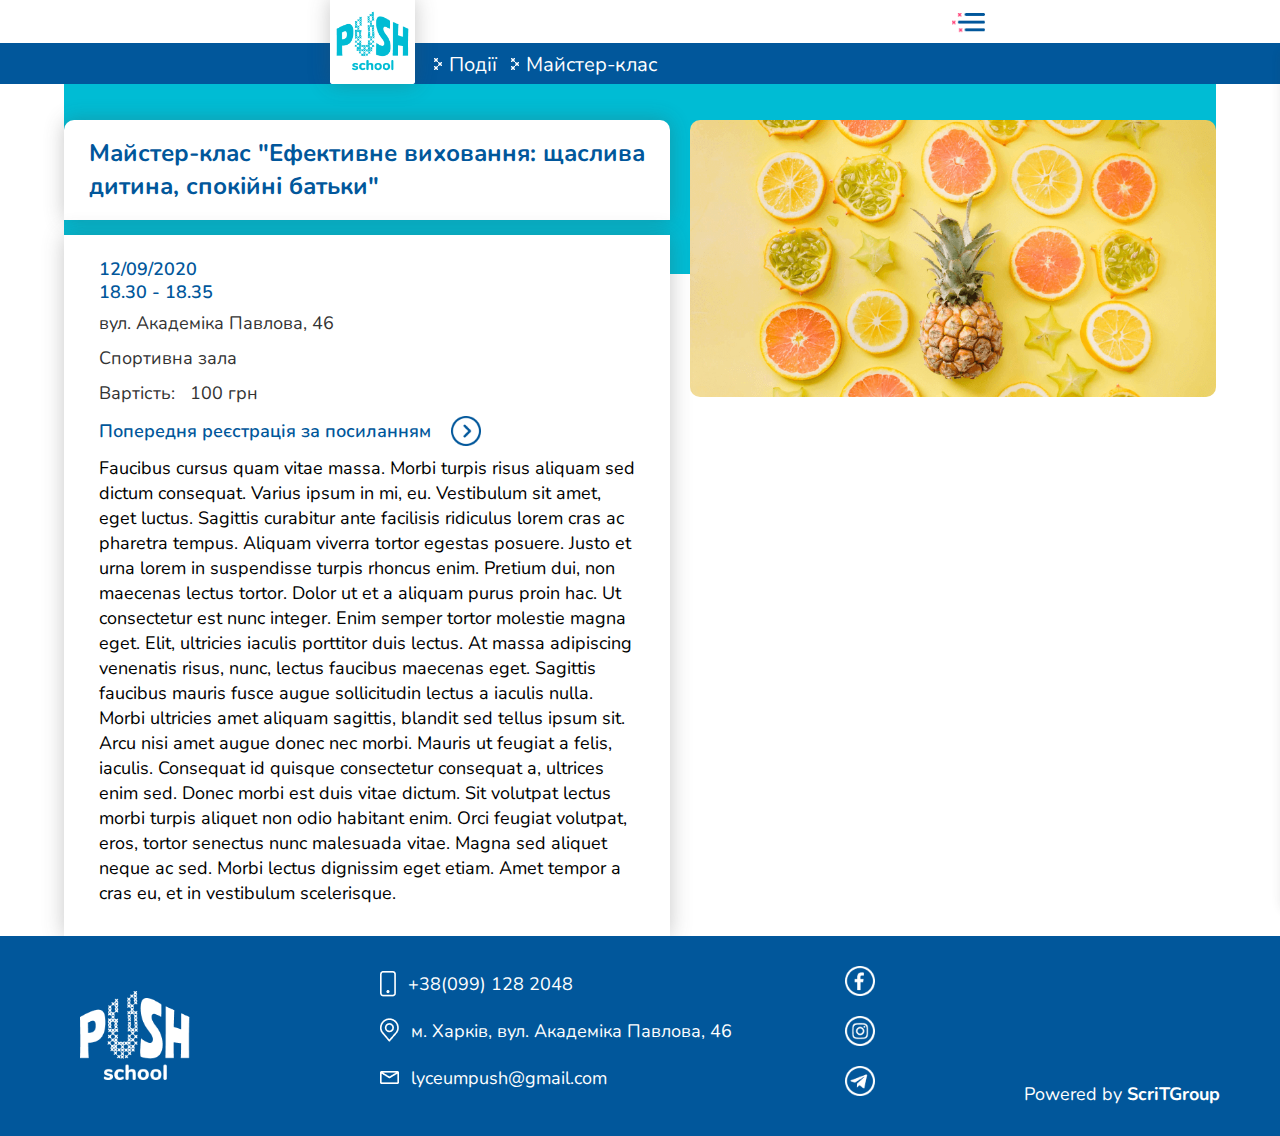
<file: pages/event_page.html>
<!doctype html>
<html xmlns="http://www.w3.org/1999/xhtml">

<head>
	<meta http-equiv="Content-Type" content="text/html; charset=utf-8">
	<meta name="viewport" content="width=device-width; initial-scale=1">
	<link rel="stylesheet" href="../css/all.css" type="text/css"/>
	<link href="https://fonts.googleapis.com/css2?family=Nunito:wght@400;700&display=swap" rel="stylesheet">
	<link href="https://fonts.googleapis.com/css2?family=Ranchers&display=swap" rel="stylesheet">
	<link rel="shortcut icon" type="image/png" href="../images/favicon.ico"/>
	<script src="https://cdnjs.cloudflare.com/ajax/libs/jquery/3.5.1/jquery.min.js" integrity="sha256-9/aliU8dGd2tb6OSsuzixeV4y/faTqgFtohetphbbj0=" crossorigin="anonymous"></script>
	<script type="text/javascript" src="../js/main.js"></script>
	<title>Push School</title>
</head>

<body>
	<div id="wrapper">
		<	<header>
				<div class="layout">
					<div class="logo">
						<a href="../index.html">
							<img src="../images/logo.png" alt="push">
						</a>
						<h1>push school</h1>
					</div>
					<nav>
						<ul class="navigation">
							<li class="alt">
								<a class="about" href="#">
									Про школу
									<span class="arr"></span>
								</a>
								<ul class="drop">
									<li>
										<a class="inner-alt" href="./all_about_push.html">
											Все про PUSH
											<span class="arr"></span>
										</a>
									</li>
									<li >
										<a class="group inner-alt" href="./workshops_and_sections.html">
											Гуртки та секції
											<span class="arr"></span>
										</a>
									</li>
									<li>
										<a class="inner-alt" href="./our_team.html">
											Наша команда
											<span class="arr"></span>
										</a>
									</li>
									<li class="text-wrap">
										<a class="inner-alt" href="./reception_schedule.html" class="schedule">
											Графік прийому адміністрації
											<span class="arr"></span>
										</a>
									</li>
									<li>
										<a class="inner-alt" href="./vacancies.html">
											Вакансії
											<span class="arr"></span>
										</a>
									</li>
								</ul>
							</li>
							<li>
								<a class="alt" href="./zno.html">
									ЗНО
									<span class="arr"></span>
								</a>
							</li>
							<li class="alt">
								<a class="doc" href="#">
									Документи
									<span class="arr"></span>
								</a>
								<ul class="drop">
									<li>
										<a class="inner-alt" href="./docs.html">
											Нормативні документи
											<span class="arr"></span>
										</a>
									</li>
									<li>
										<a class="group inner-alt" href="./license.html">
											Ліценція
											<span class="arr"></span>
										</a>
									</li>
								</ul>
							</li>
							<li>
								<a href="./events.html">
									Події школи
									<span class="arr"></span>
								</a>
							</li>
							<li>
								<a href="./contacts.html">
								  Контакти
								<span class="arr"></span>
								</a>
							</li>
							<li class="tel">
								<p>+38(099) 128 2048</p>
							</li>
						</ul>
					</nav>
					<div class="burger"></div>
				</div>
				<div class="breadcrumbs">
					<div class="layout">
						<a href="./events.html"><h3 class="page-location">Події</h3></a>
						<h3 class="page-location">Майстер-клас</h3>
					</div>
				</div>
			</header>

		<main class="page-container detailed-page-container">

			<div class="page-content-box">

				<div class="detailed-info-block event-block">
				  <div class="detailed-title">
				    <p>Майстер-клас "Ефективне виховання: щаслива дитина, спокійні батьки" </p>
				  </div>
				  <div class="detailed-description-block">
				    <div class="detailed-item">
				      <div class="item-value">
								<p>12/09/2020</p>
								<p>18.30 - 18.35</p>
							</div>
				    </div>
						<div class="detailed-item">
							<p class="item-title">вул. Академіка Павлова, 46</p>
 						</div>
						<div class="detailed-item">
							<p class="item-title">Спортивна зала</p>
						</div>
				    <div class="detailed-item">
				      <p class="item-title">Вартість:</p>
				      <p class="item-title">100 грн</p>
				    </div>
				    <div class="detailed-item">
				      <p class="item-value">Попередня реєстрація за посиланням</p>
				      <p class="item-value"><a href="#" class="arrow"></a></p>
				    </div>
				    <p class="detailed-item detailed-description">
							Faucibus cursus quam vitae massa. Morbi turpis risus aliquam sed dictum consequat. Varius ipsum in mi, eu. Vestibulum sit amet, eget luctus. Sagittis curabitur ante facilisis ridiculus lorem cras ac pharetra tempus. Aliquam viverra tortor egestas posuere. Justo et urna lorem in suspendisse turpis rhoncus enim. Pretium dui, non maecenas lectus tortor. Dolor ut et a aliquam purus proin hac. Ut consectetur est nunc integer. Enim semper tortor molestie magna eget.
Elit, ultricies iaculis porttitor duis lectus. At massa adipiscing venenatis risus, nunc, lectus faucibus maecenas eget. Sagittis faucibus mauris fusce augue sollicitudin lectus a iaculis nulla. Morbi ultricies amet aliquam sagittis, blandit sed tellus ipsum sit. Arcu nisi amet augue donec nec morbi. Mauris ut feugiat a felis, iaculis. Consequat id quisque consectetur consequat a, ultrices enim sed. Donec morbi est duis vitae dictum. Sit volutpat lectus morbi turpis aliquet non odio habitant enim. Orci feugiat volutpat, eros, tortor senectus nunc malesuada vitae. Magna sed aliquet neque ac sed. Morbi lectus dignissim eget etiam. Amet tempor a cras eu, et in vestibulum scelerisque.
				    </p>
				  </div>
				</div>
				<div class="detailed-img">
					<img src="../images/pineapple.png" alt="image">
				</div>
			</div>
		</main>

		<footer>
			<div class="layout">
				<div class="logo-footer">
					<a href="#">
						<img src="../images/img_logo_footer.png" alt="push">
					</a>
				</div>
				<ul class="contacts">
					<li>
						<p>
							<img src="../images/ico_phone.png" alt="phone">
							+38(099) 128 2048
						</p>
					</li>
					<li>
						<p>
							<img class="address" src="../images/ico_placeholder.png" alt="placeholder">
							м. Харків, вул. Академіка Павлова, 46
						</p>
					</li>
					<li>
						<a  href="mailto:lyceumpush@gmail.com">
							<img src="../images/ico_mail.png" alt="mail">
							lyceumpush@gmail.com
						</a>
					</li>
				</ul>
				<ul class="soc">
					<li>
						<a class="fb" target="_blank" rel="noopener noreferrer" href="https://www.facebook.com/PUSHschooliscool/"></a>
					</li>
					<li>
						<a class="insta" target="_blank" rel="noopener noreferrer" href="https://www.instagram.com/push_school/"></a>
					</li>
					<li>
						<a class="telegram" target="_blank" rel="noopener noreferrer" href="#"></a>
					</li>
				</ul>
				<p class="poweredby">Powered by <a href="https://scrit-group.com/" target="_blank" rel="noopener noreferrer">ScriTGroup</a></p>
				<div class="arrow_up">
					<img src="../images/ico_arrow_back.png" alt="arrow">
				</div>
			</div>
		</footer>
	</div>
</body>
</html>
</file>
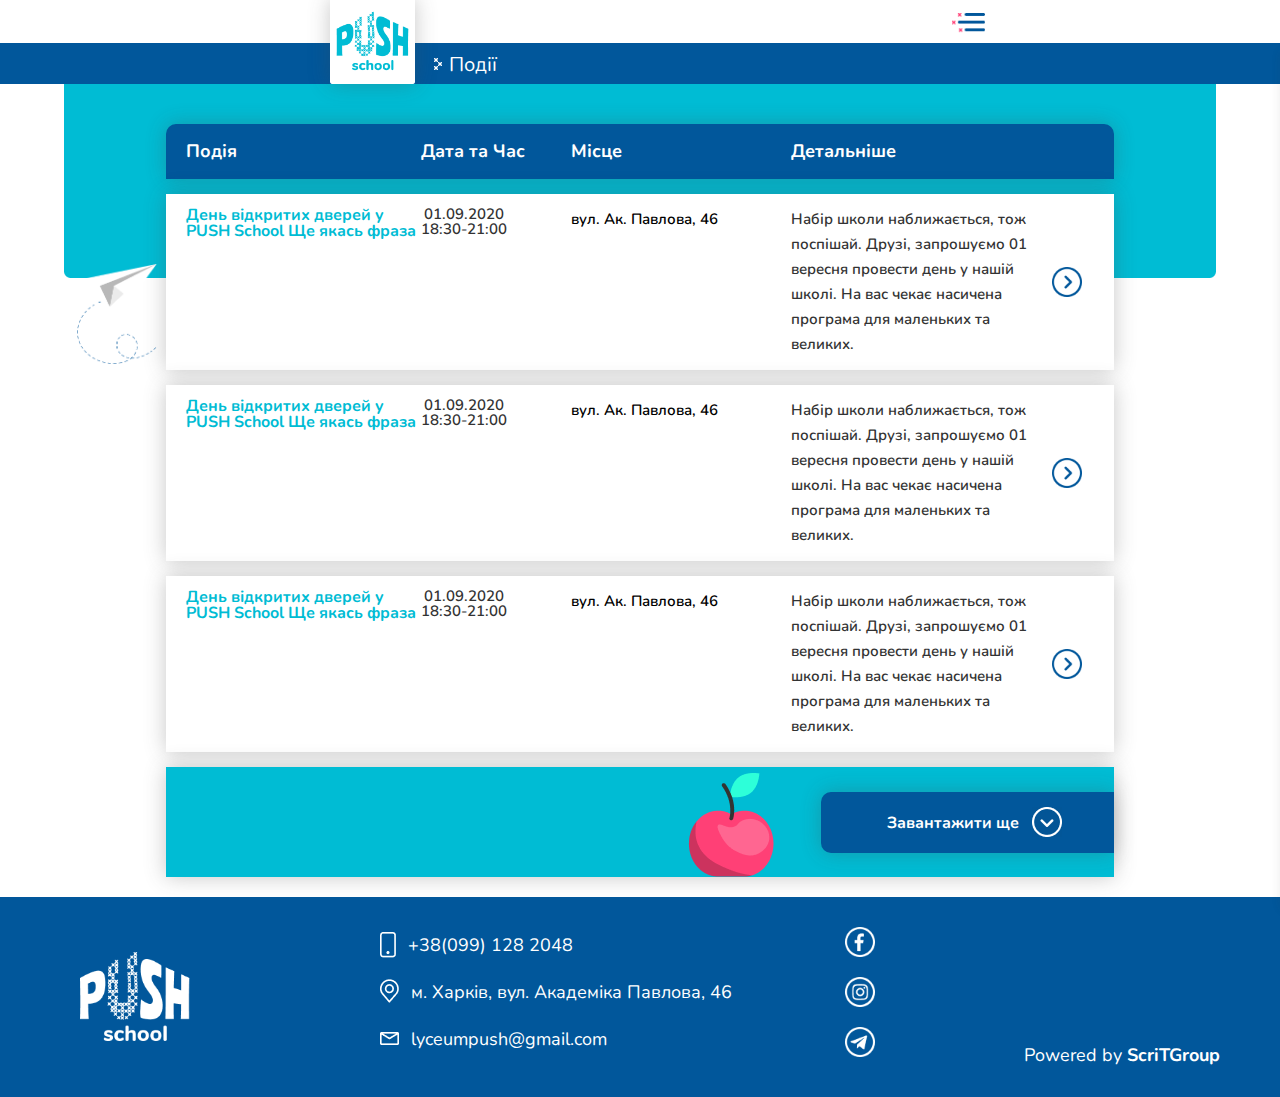
<file: pages/events.html>
<!doctype html>
<html xmlns="http://www.w3.org/1999/xhtml">

<head>
	<meta http-equiv="Content-Type" content="text/html; charset=utf-8" />
	<meta name="viewport" content="width=device-width, initial-scale=1">
	<link rel="stylesheet" href="../css/all.css" type="text/css"/>
	<link href="https://fonts.googleapis.com/css2?family=Nunito:wght@400;700&display=swap" rel="stylesheet">
	<link href="https://fonts.googleapis.com/css2?family=Ranchers&display=swap" rel="stylesheet">
	<link rel="shortcut icon" type="image/png" href="../images/favicon.ico"/>
	<script src="https://cdnjs.cloudflare.com/ajax/libs/jquery/3.5.1/jquery.min.js" integrity="sha256-9/aliU8dGd2tb6OSsuzixeV4y/faTqgFtohetphbbj0=" crossorigin="anonymous"></script>
	<script type="text/javascript" src="../js/main.js"></script>
	<title>Push School</title>
</head>

<body>
	<div id="wrapper">
		<header>
			<div class="layout">
				<div class="logo">
					<a href="../index.html">
						<img src="../images/logo.png" alt="push">
					</a>
					<h1>push school</h1>
				</div>
				<nav>
					<ul class="navigation">
						<li class="alt">
							<a class="about" href="#">
								Про школу
								<span class="arr"></span>
							</a>
							<ul class="drop">
								<li>
									<a class="inner-alt" href="./all_about_push.html">
										Все про PUSH
										<span class="arr"></span>
									</a>
								</li>
								<li >
									<a class="group inner-alt" href="./workshops_and_sections.html">
										Гуртки та секції
										<span class="arr"></span>
									</a>
								</li>
								<li>
									<a class="inner-alt" href="./our_team.html">
										Наша команда
										<span class="arr"></span>
									</a>
								</li>
								<li class="text-wrap">
									<a class="inner-alt" href="./reception_schedule.html" class="schedule">
										Графік прийому адміністрації
										<span class="arr"></span>
									</a>
								</li>
								<li>
									<a class="inner-alt" href="./vacancies.html">
										Вакансії
										<span class="arr"></span>
									</a>
								</li>
							</ul>
						</li>
						<li>
							<a class="alt" href="./zno.html">
								ЗНО
								<span class="arr"></span>
							</a>
						</li>
						<li class="alt">
							<a class="doc" href="#">
								Документи
								<span class="arr"></span>
							</a>
							<ul class="drop">
								<li>
									<a class="inner-alt" href="./docs.html">
										Нормативні документи
										<span class="arr"></span>
									</a>
								</li>
								<li>
									<a class="group inner-alt" href="./license.html">
										Ліценція
										<span class="arr"></span>
									</a>
								</li>
							</ul>
						</li>
						<li>
							<a href="./events.html">
								Події школи
								<span class="arr"></span>
							</a>
						</li>
						<li>
							<a href="./contacts.html">
							  Контакти
							<span class="arr"></span>
							</a>
						</li>
						<li class="tel">
							<p>+38(099) 128 2048</p>
						</li>
					</ul>
				</nav>
				<div class="burger"></div>
			</div>
			<div class="breadcrumbs">
				<div class="layout">
					<h3 class="page-location">Події</h3>
				</div>
			</div>
		</header>

		<main class="event-page_container">

			<div class="events-grid-box">
				<div class="events-box-header">
					<p>Подія</p>
					<p>Дата та Час</p>
					<p class="hide-on">Місце</p>
					<p>Детальніше</p>
				</div>
				<div class="events-box-body">
					<div class="event-container">
						<h6 class="event-name">День відкритих дверей у PUSH School Ще якась фраза</h6>
						<p class="event-date">
							<span class="event-date_day">01.09.2020</span>
							<span class="event-date_hour">18:30-21:00</span>
						</p>
						<p class="event-adress">вул. Ак. Павлова, 46</p>
						<a href='./event_page.html' class="event-description">Набір школи наближається, тож поспішай. Друзі, запрошуємо 01 вересня провести день у нашій школі. На вас чекає насичена програма для маленьких та великих.</a>
					</div>
					<div class="event-container">
						<h6 class="event-name">День відкритих дверей у PUSH School Ще якась фраза</h6>
						<p class="event-date">
							<span class="event-date_day">01.09.2020</span>
							<span class="event-date_hour">18:30-21:00</span>
						</p>
						<p class="event-adress">вул. Ак. Павлова, 46</p>
						<a href='./event_page.html' class="event-description">Набір школи наближається, тож поспішай. Друзі, запрошуємо 01 вересня провести день у нашій школі. На вас чекає насичена програма для маленьких та великих.</a>
					</div>
					<div class="event-container">
						<h6 class="event-name">День відкритих дверей у PUSH School Ще якась фраза</h6>
						<p class="event-date">
							<span class="event-date_day">01.09.2020</span>
							<span class="event-date_hour">18:30-21:00</span>
						</p>
						<p class="event-adress">вул. Ак. Павлова, 46</p>
						<a href='./event_page.html' class="event-description">Набір школи наближається, тож поспішай. Друзі, запрошуємо 01 вересня провести день у нашій школі. На вас чекає насичена програма для маленьких та великих.</a>
					</div>
				</div>
				<div class="events-box-loader">
					<img src="../images/apple.png" alt="apple" class="event-apple_image">
					<a href="#" class="event-loader_button">Завантажити ще</a>
				</div>
			</div>
			<img src="../images/plane.png" alt="plane" class="plane_img hide-on">
		</main>

		<footer>
			<div class="layout">
				<div class="logo-footer">
					<a href="#">
						<img src="../images/img_logo_footer.png" alt="push">
					</a>
				</div>
				<ul class="contacts">
					<li>
						<p>
							<img src="../images/ico_phone.png" alt="phone">
							+38(099) 128 2048
						</p>
					</li>
					<li>
						<p>
							<img class="address" src="../images/ico_placeholder.png" alt="placeholder">
							м. Харків, вул. Академіка Павлова, 46
						</p>
					</li>
					<li>
						<a  href="mailto:lyceumpush@gmail.com">
							<img src="../images/ico_mail.png" alt="mail">
							lyceumpush@gmail.com
						</a>
					</li>
				</ul>
				<ul class="soc">
					<li>
						<a class="fb" target="_blank" rel="noopener noreferrer" href="https://www.facebook.com/PUSHschooliscool/"></a>
					</li>
					<li>
						<a class="insta" target="_blank" rel="noopener noreferrer" href="https://www.instagram.com/push_school/"></a>
					</li>
					<li>
						<a class="telegram" target="_blank" rel="noopener noreferrer" href="#"></a>
					</li>
				</ul>
				<p class="poweredby">Powered by <a href="https://scrit-group.com/" target="_blank" rel="noopener noreferrer">ScriTGroup</a></p>
				<div class="arrow_up">
					<img src="../images/ico_arrow_back.png" alt="arrow">
				</div>
			</div>
		</footer>
	</div>
</body>
</html>
</file>
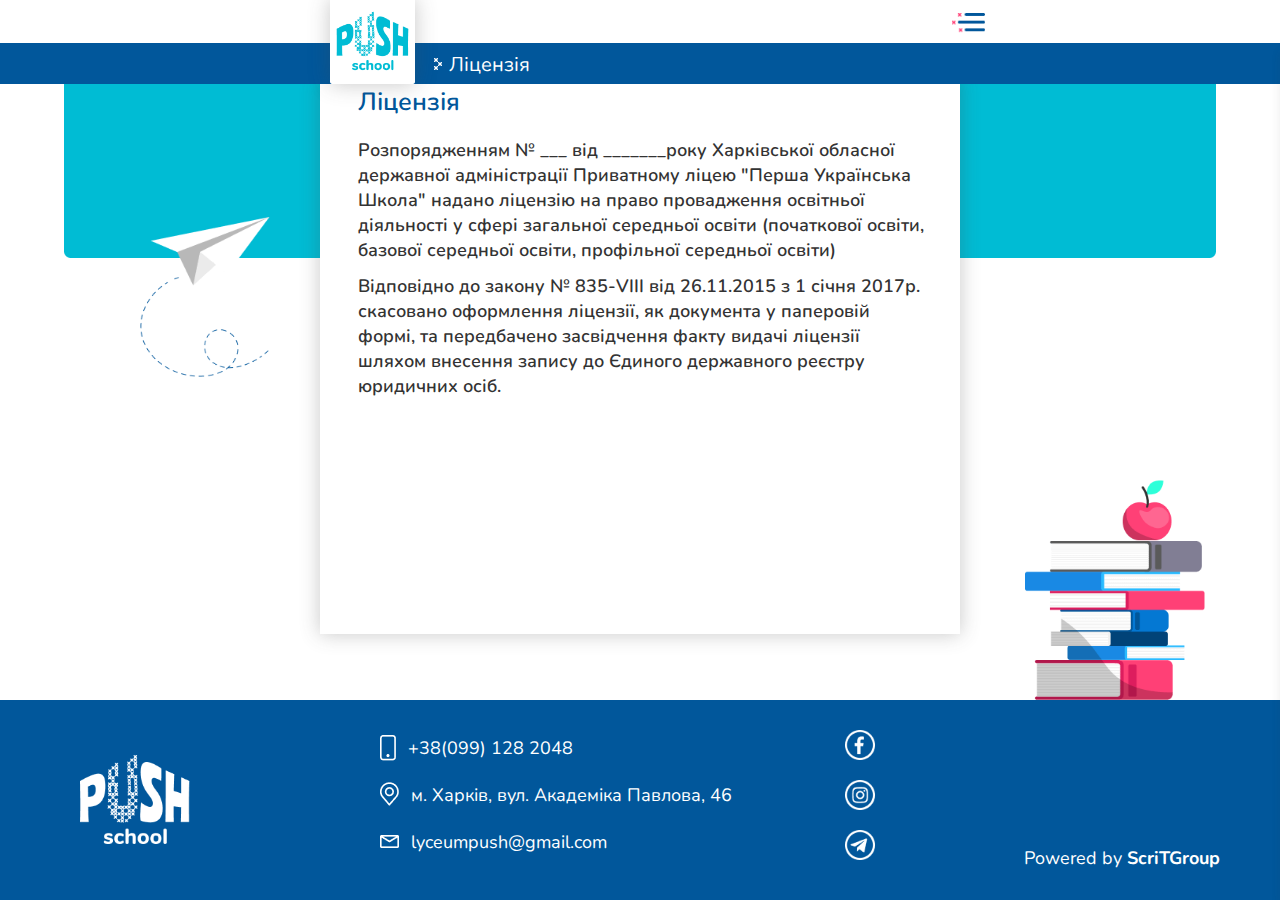
<file: pages/license.html>
<!doctype html>
<html xmlns="http://www.w3.org/1999/xhtml">

<head>
	<meta http-equiv="Content-Type" content="text/html; charset=utf-8" />
	<meta name="viewport" content="width=device-width, initial-scale=1">
	<link rel="stylesheet" href="../css/all.css" type="text/css"/>
	<link href="https://fonts.googleapis.com/css2?family=Nunito:wght@400;700&display=swap" rel="stylesheet">
	<link href="https://fonts.googleapis.com/css2?family=Ranchers&display=swap" rel="stylesheet">
	<link rel="shortcut icon" type="image/png" href="../images/favicon.ico"/>
	<script src="https://cdnjs.cloudflare.com/ajax/libs/jquery/3.5.1/jquery.min.js" integrity="sha256-9/aliU8dGd2tb6OSsuzixeV4y/faTqgFtohetphbbj0=" crossorigin="anonymous"></script>
	<script type="text/javascript" src="../js/main.js"></script>
	<title>License</title>
</head>

<body>
	<div id="wrapper">
		<header>
			<div class="layout">
				<div class="logo">
					<a href="../index.html">
						<img src="../images/logo.png" alt="push">
					</a>
					<h1>push school</h1>
				</div>
				<nav>
					<ul class="navigation">
						<li class="alt">
							<a class="about" href="#">
								Про школу
								<span class="arr"></span>
							</a>
							<ul class="drop">
								<li>
									<a class="inner-alt" href="./all_about_push.html">
										Все про PUSH
										<span class="arr"></span>
									</a>
								</li>
								<li >
									<a class="group inner-alt" href="./workshops_and_sections.html">
										Гуртки та секції
										<span class="arr"></span>
									</a>
								</li>
								<li>
									<a class="inner-alt" href="./our_team.html">
										Наша команда
										<span class="arr"></span>
									</a>
								</li>
								<li class="text-wrap">
									<a class="inner-alt" href="./reception_schedule.html" class="schedule">
										Графік прийому адміністрації
										<span class="arr"></span>
									</a>
								</li>
								<li>
									<a class="inner-alt" href="./vacancies.html">
										Вакансії
										<span class="arr"></span>
									</a>
								</li>
							</ul>
						</li>
						<li>
							<a class="alt" href="./zno.html">
								ЗНО
								<span class="arr"></span>
							</a>
						</li>
						<li class="alt">
							<a class="doc" href="#">
								Документи
								<span class="arr"></span>
							</a>
							<ul class="drop">
								<li>
									<a class="inner-alt" href="./docs.html">
										Нормативні документи
										<span class="arr"></span>
									</a>
								</li>
								<li>
									<a class="group inner-alt" href="./license.html">
										Ліценція
										<span class="arr"></span>
									</a>
								</li>
							</ul>
						</li>
						<li>
							<a href="./events.html">
								Події школи
								<span class="arr"></span>
							</a>
						</li>
						<li>
							<a href="./contacts.html">
							  Контакти
							<span class="arr"></span>
							</a>
						</li>
						<li class="tel">
							<p>+38(099) 128 2048</p>
						</li>
					</ul>
				</nav>
				<div class="burger"></div>
			</div>
			<div class="breadcrumbs">
				<div class="layout">
					<h3 class="page-location">Ліцензія</h3>
				</div>
			</div>
		</header>
		<main class="page-container license-container">
			<div class="license-box">
				<h3>Ліцензія</h3>
				<p>Розпорядженням № ___ від _______року Харківської обласної державної адміністрації Приватному ліцею "Перша Українська Школа" надано ліцензію на право провадження освітньої діяльності у сфері загальної середньої освіти (початкової освіти, базової середньої освіти, профільної середньої освіти)</p>
				<p>Відповідно до закону № 835-VIII від 26.11.2015 з 1 січня 2017р. скасовано оформлення ліцензії, як документа у паперовій формі, та передбачено засвідчення факту видачі ліцензії шляхом внесення запису до Єдиного державного реєстру юридичних осіб.</p>
			</div>
			<img src="../images/plane.png" alt="plane" class="license-plane_img">
			<img src="../images/books.png" alt="books" class="books_img">
		</main>

		<footer>
			<div class="layout">
				<div class="logo-footer">
					<a href="#">
						<img src="../images/img_logo_footer.png" alt="push">
					</a>
				</div>
				<ul class="contacts">
					<li>
						<p>
							<img src="../images/ico_phone.png" alt="phone">
							+38(099) 128 2048
						</p>
					</li>
					<li>
						<p>
							<img class="address" src="../images/ico_placeholder.png" alt="placeholder">
							м. Харків, вул. Академіка Павлова, 46
						</p>
					</li>
					<li>
						<a  href="mailto:lyceumpush@gmail.com">
							<img src="../images/ico_mail.png" alt="mail">
							lyceumpush@gmail.com
						</a>
					</li>
				</ul>
				<ul class="soc">
					<li>
						<a class="fb" target="_blank" rel="noopener noreferrer" href="https://www.facebook.com/PUSHschooliscool/"></a>
					</li>
					<li>
						<a class="insta" target="_blank" rel="noopener noreferrer" href="https://www.instagram.com/push_school/"></a>
					</li>
					<li>
						<a class="telegram" target="_blank" rel="noopener noreferrer" href="#"></a>
					</li>
				</ul>
				<p class="poweredby">Powered by <a href="https://scrit-group.com/" target="_blank" rel="noopener noreferrer">ScriTGroup</a></p>
				<div class="arrow_up">
					<img src="../images/ico_arrow_back.png" alt="arrow">
				</div>
			</div>
		</footer>
	</div>
</body>
</file>
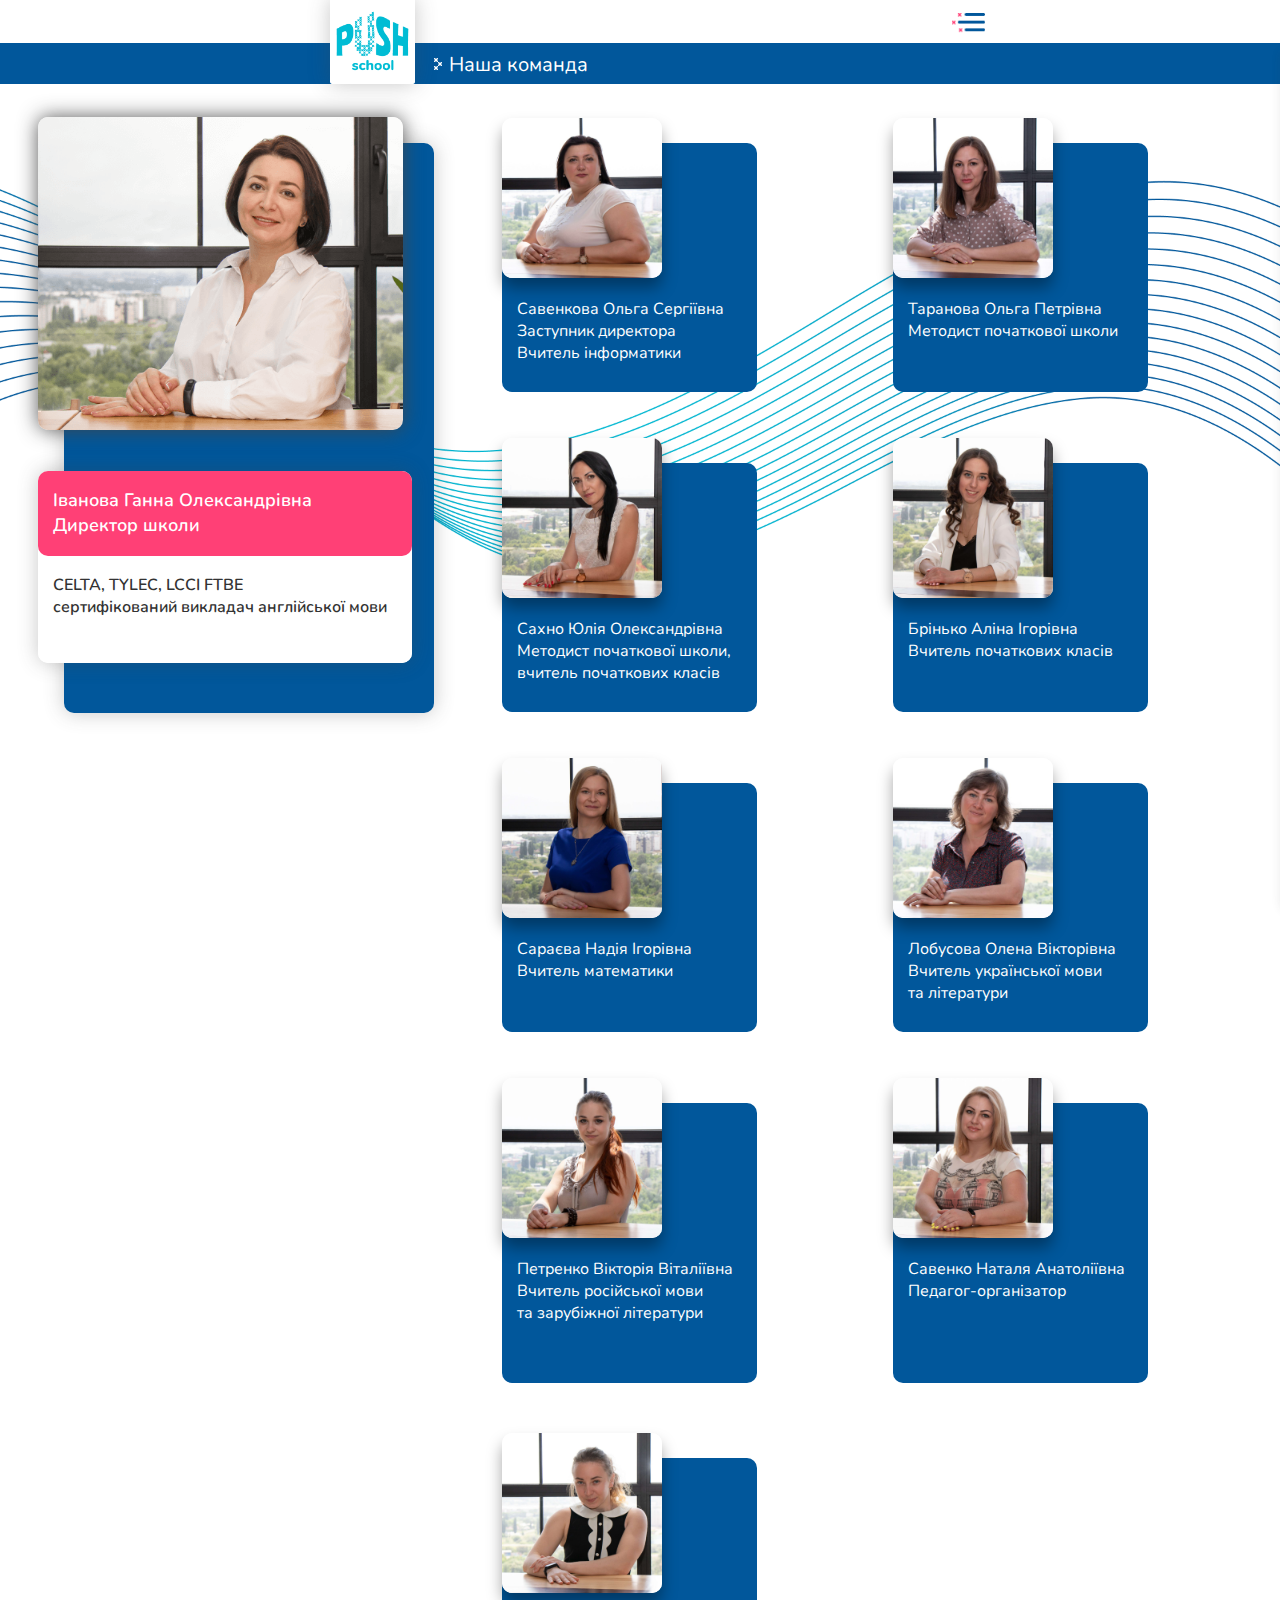
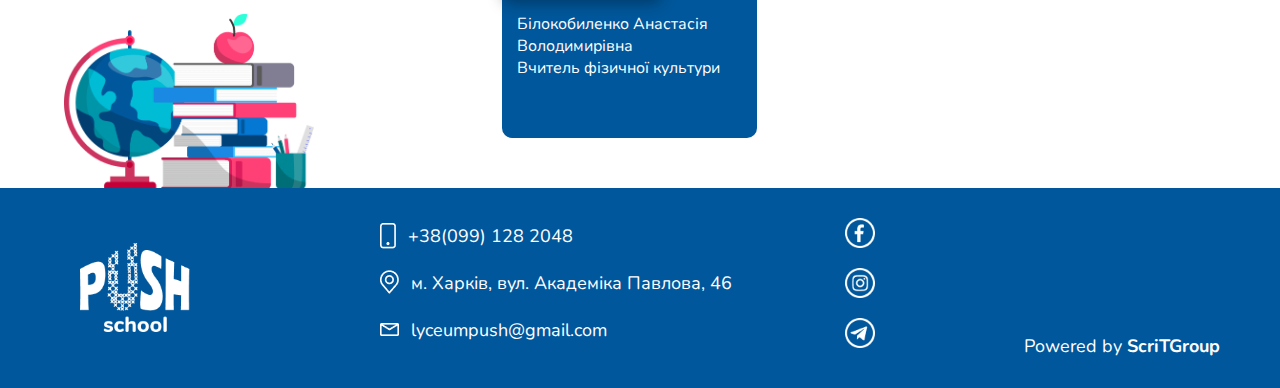
<file: pages/our_team.html>
<!doctype html>
<html xmlns="http://www.w3.org/1999/xhtml">

<head>
	<meta http-equiv="Content-Type" content="text/html; charset=utf-8" />
	<meta name="viewport" content="width=device-width, initial-scale=1">
	<link rel="stylesheet" href="../css/all.css" type="text/css"/>
	<link href="https://fonts.googleapis.com/css2?family=Nunito:wght@400;700&display=swap" rel="stylesheet">
	<link href="https://fonts.googleapis.com/css2?family=Ranchers&display=swap" rel="stylesheet">
	<link rel="shortcut icon" type="image/png" href="../images/favicon.ico"/>
	<script src="https://cdnjs.cloudflare.com/ajax/libs/jquery/3.5.1/jquery.min.js" integrity="sha256-9/aliU8dGd2tb6OSsuzixeV4y/faTqgFtohetphbbj0=" crossorigin="anonymous"></script>
	<script type="text/javascript" src="../js/main.js"></script>
	<title>Push School</title>
</head>

<body>
	<div class="wrapper">
		<header>
			<div class="layout">
				<div class="logo">
					<a href="../index.html">
						<img src="../images/logo.png" alt="push">
					</a>
					<h1>push school</h1>
				</div>
				<nav>
					<ul class="navigation">
						<li class="alt">
							<a class="about" href="#">
								Про школу
								<span class="arr"></span>
							</a>
							<ul class="drop">
								<li>
									<a class="inner-alt" href="./all_about_push.html">
										Все про PUSH
										<span class="arr"></span>
									</a>
								</li>
								<li >
									<a class="group inner-alt" href="./workshops_and_sections.html">
										Гуртки та секції
										<span class="arr"></span>
									</a>
								</li>
								<li>
									<a class="inner-alt" href="./our_team.html">
										Наша команда
										<span class="arr"></span>
									</a>
								</li>
								<li class="text-wrap">
									<a class="inner-alt" href="./reception_schedule.html" class="schedule">
										Графік прийому адміністрації
										<span class="arr"></span>
									</a>
								</li>
								<li>
									<a class="inner-alt" href="./vacancies.html">
										Вакансії
										<span class="arr"></span>
									</a>
								</li>
							</ul>
						</li>
						<li>
							<a class="alt" href="./zno.html">
								ЗНО
								<span class="arr"></span>
							</a>
						</li>
						<li class="alt">
							<a class="doc" href="#">
								Документи
								<span class="arr"></span>
							</a>
							<ul class="drop">
								<li>
									<a class="inner-alt" href="./docs.html">
										Нормативні документи
										<span class="arr"></span>
									</a>
								</li>
								<li>
									<a class="group inner-alt" href="./license.html">
										Ліцензія
										<span class="arr"></span>
									</a>
								</li>
							</ul>
						</li>
						<li>
							<a href="./events.html">
								Події школи
								<span class="arr"></span>
							</a>
						</li>
						<li>
							<a href="./contacts.html">
							  Контакти
							<span class="arr"></span>
							</a>
						</li>
						<li class="tel">
							<p>+38(099) 128 2048</p>
						</li>
					</ul>
				</nav>
				<div class="burger"></div>
			</div>
			<div class="breadcrumbs">
				<div class="layout">
					<h3 class="page-location">Наша команда</h3>
				</div>
			</div>
		</header>
		<main class="our-team_container">
			<div class="main_content main_content_our-team">
				<div class="teachers-top">
					<div class="headteacher_box">
					   	<div class="img_block">
								<center><img src="../images/img_ph_Ivanova.png" alt="director">
							</div>
					   	<div class="text_block">
					   		<h4>
					   			Іванова Ганна Олександрівна <br>
									Директор школи
					   		</h4>
								<p>
									CELTA, TYLEC, LCCI FTBE <br>
									сертифікований викладач англійської мови
								</p>
					   	</div>
					</div>
				 <div class="teachers">
					 <div class="img_t_b">
				 			<img src="../images/teacher_img1.jpg" alt="hair_w">
					 </div>
					<p>
						Савенкова Ольга Сергіївна <br>
						Заступник директора <br>
						Вчитель інформатики
					</p>
				 </div>
				 <div class="teachers">
					 <div class="img_t_b">
				 			<img src="../images/teacher_img2.jpg" alt="hair_w">
					 </div>
					<p>
						Таранова Ольга Петрівна <br>
						Методист початкової школи
					</p>
				 </div>
				  <div class="teachers">
					 <div class="img_t_b">
				 			<img src="../images/teacher_img4.jpg" alt="hair_w">
					 </div>
					<p>
						Сахно Юлія Олександрівна <br>
						Методист початкової школи,  <br>вчитель початкових класів
					</p>
				 </div>
				 <div class="teachers">
					 <div class="img_t_b">
				 			<img src="../images/teacher_img6.jpg" alt="hair_w">
					 </div>
					<p>
						Брінько Аліна Ігорівна <br>
						Вчитель початкових класів
					</p>
				 </div>
				 <div class="teachers">
					 <div class="img_t_b">
				 			<img src="../images/teacher_img7.jpg" alt="hair_w">
					 </div>
					<p>
						 Сараєва Надія Ігорівна <br>
						 Вчитель математики
					</p>
				 </div>
				 <div class="teachers">
					 <div class="img_t_b">
				 			<img src="../images/teacher_img8.jpg" alt="hair_w">
					 </div>
					<p>
						Лобусова Олена Вікторівна <br>
						Вчитель української мови <br>
						та літератури
					</p>
				 </div>
				</div>
				<div class="teachers-gridbox">
				 <div class="teachers">
					 <div class="img_t_b">
				 			<img src="../images/teacher_img10.jpg" alt="hair_w">
					 </div>
					<p>
						Петренко Вікторія Віталіївна <br>
						Вчитель російської мови <br>
						та зарубіжної літератури
					</p>
				 </div>
				 <div class="teachers">
					 <div class="img_t_b">
				 			<img src="../images/teacher_img12.jpg" alt="hair_w">
					 </div>
					<p>
						Савенко Наталя Анатоліївна <br>
						Педагог-організатор
					</p>
				 </div>
				 <div class="teachers">
					 <div class="img_t_b">
				 			<img src="../images/teacher_img14.jpg" alt="hair_w">
					 </div>
					<p>
						Білокобиленко Анастасія <br>
						Володимирівна <br>
						Вчитель фізичної культури
					</p>
				 </div>
				</div>
			</div>
		   <div class="img-set_box">
		   		<img src="../images/group-sprite.png" alt="books">
		   </div>
		</main>
		<footer>
			<div class="layout">
				<div class="logo-footer">
					<a href="#">
						<img src="../images/img_logo_footer.png" alt="push">
					</a>
				</div>
				<ul class="contacts">
					<li>
						<p>
							<img src="../images/ico_phone.png" alt="phone">
							+38(099) 128 2048
						</p>
					</li>
					<li>
						<p>
							<img class="address" src="../images/ico_placeholder.png" alt="placeholder">
							м. Харків, вул. Академіка Павлова, 46
						</p>
					</li>
					<li>
						<a  href="mailto:lyceumpush@gmail.com">
							<img src="../images/ico_mail.png" alt="mail">
							lyceumpush@gmail.com
						</a>
					</li>
				</ul>
				<ul class="soc">
					<li>
						<a class="fb" target="_blank" rel="noopener noreferrer" href="https://www.facebook.com/PUSHschooliscool/"></a>
					</li>
					<li>
						<a class="insta" target="_blank" rel="noopener noreferrer" href="https://www.instagram.com/push_school/"></a>
					</li>
					<li>
						<a class="telegram" target="_blank" rel="noopener noreferrer" href="#"></a>
					</li>
				</ul>
				<p class="poweredby">Powered by <a href="https://scrit-group.com/" target="_blank" rel="noopener noreferrer">ScriTGroup</a></p>
				<div class="arrow_up">
					<img src="../images/ico_arrow_back.png" alt="arrow">
				</div>
			</div>
		</footer>
	</div>
</body>
</html>
</file>
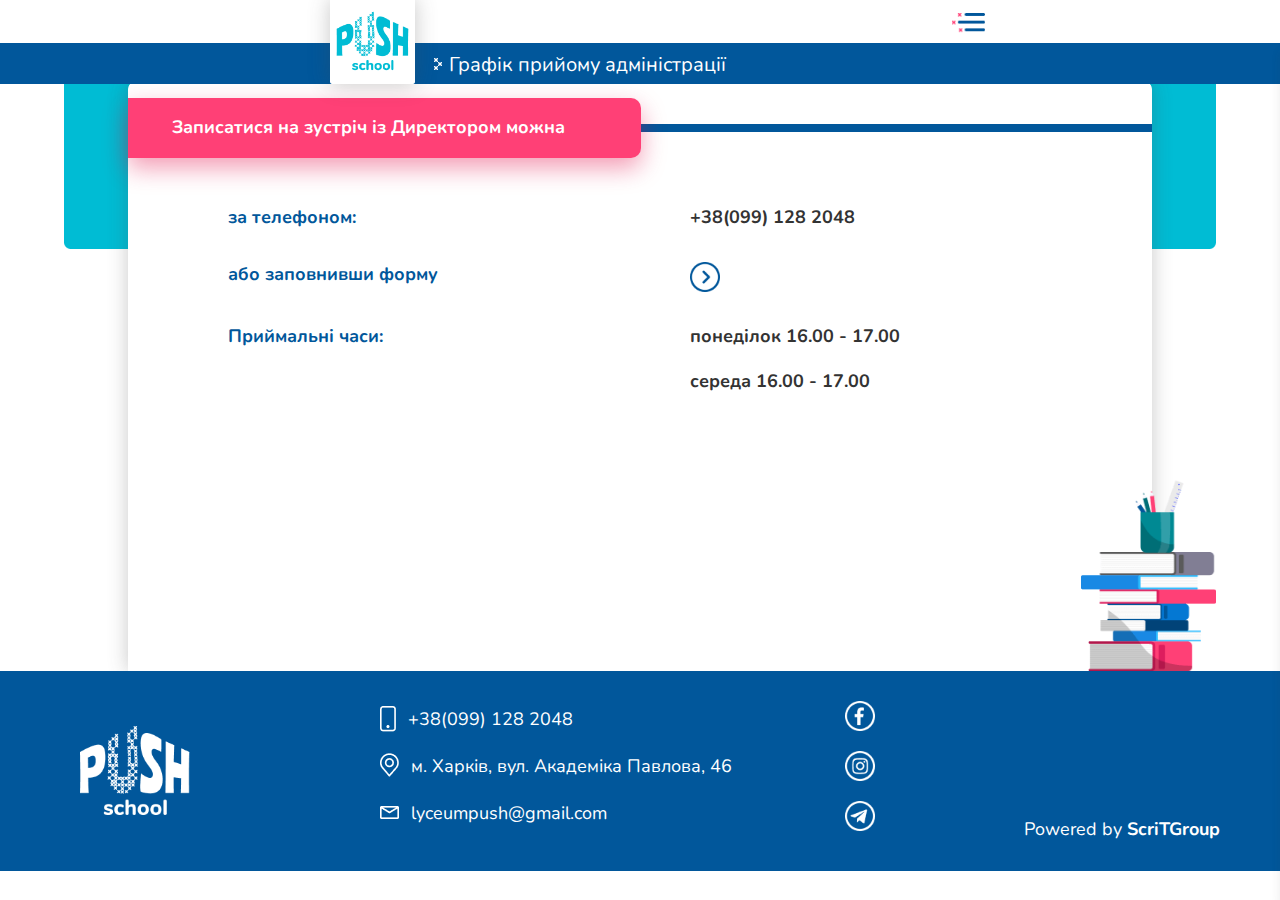
<file: pages/reception_schedule.html>
<!doctype html>
<html xmlns="http://www.w3.org/1999/xhtml">

<head>
	<meta http-equiv="Content-Type" content="text/html; charset=utf-8" />
	<meta name="viewport" content="width=device-width, initial-scale=1">
	<link rel="stylesheet" href="../css/all.css" type="text/css"/>
	<link href="https://fonts.googleapis.com/css2?family=Nunito:wght@400;700&display=swap" rel="stylesheet">
	<link href="https://fonts.googleapis.com/css2?family=Ranchers&display=swap" rel="stylesheet">
	<link rel="shortcut icon" type="image/png" href="../images/favicon.ico"/>
	<script src="https://cdnjs.cloudflare.com/ajax/libs/jquery/3.5.1/jquery.min.js" integrity="sha256-9/aliU8dGd2tb6OSsuzixeV4y/faTqgFtohetphbbj0=" crossorigin="anonymous"></script>
	<script type="text/javascript" src="../js/main.js"></script>
	<title>Push School</title>
</head>

<body>
	<div id="wrapper">
		<header>
			<div class="layout">
				<div class="logo">
					<a href="../index.html">
						<img src="../images/logo.png" alt="push">
					</a>
					<h1>push school</h1>
				</div>
				<nav>
					<ul class="navigation">
						<li class="alt">
							<a class="about" href="#">
								Про школу
								<span class="arr"></span>
							</a>
							<ul class="drop">
								<li>
									<a class="inner-alt" href="./all_about_push.html">
										Все про PUSH
										<span class="arr"></span>
									</a>
								</li>
								<li >
									<a class="group inner-alt" href="./workshops_and_sections.html">
										Гуртки та секції
										<span class="arr"></span>
									</a>
								</li>
								<li>
									<a class="inner-alt" href="./our_team.html">
										Наша команда
										<span class="arr"></span>
									</a>
								</li>
								<li class="text-wrap">
									<a class="inner-alt" href="./reception_schedule.html" class="schedule">
										Графік прийому адміністрації
										<span class="arr"></span>
									</a>
								</li>
								<li>
									<a class="inner-alt" href="./vacancies.html">
										Вакансії
										<span class="arr"></span>
									</a>
								</li>
							</ul>
						</li>
						<li>
							<a class="alt" href="./zno.html">
								ЗНО
								<span class="arr"></span>
							</a>
						</li>
						<li class="alt">
							<a class="doc" href="#">
								Документи
								<span class="arr"></span>
							</a>
							<ul class="drop">
								<li>
									<a class="inner-alt" href="./docs.html">
										Нормативні документи
										<span class="arr"></span>
									</a>
								</li>
								<li>
									<a class="group inner-alt" href="./license.html">
										Ліценція
										<span class="arr"></span>
									</a>
								</li>
							</ul>
						</li>
						<li>
							<a href="./events.html">
								Події школи
								<span class="arr"></span>
							</a>
						</li>
						<li>
							<a href="./contacts.html">
							  Контакти
							<span class="arr"></span>
							</a>
						</li>
						<li class="tel">
							<p>+38(099) 128 2048</p>
						</li>
					</ul>
				</nav>
				<div class="burger"></div>
			</div>
			<div class="breadcrumbs">
				<div class="layout">
					<h3 class="page-location">Графік прийому адміністрації</h3>
				</div>
			</div>
		</header>

		<main class="page-container schedule-container">
			<div class="page-content-box schedule-box">
					<div class="box_header header_schedule_box">
						<h3 class="schedule-box_header">Записатися на зустріч із Директором можна</h3>
					</div>
					<ul class="schedule-infobox">
						<li>
							<p class="schedule_header">за телефоном:</p>
							<p class="schedule_content">+38(099) 128 2048</p>
						</li>
						<li>
							<p class="schedule_header" href='#'>або заповнивши форму</p>
							<a class="schedule-form_link schedule_content" href="#"></a>
						</li>
						<li class="mobile-fix">
							<p class="schedule_header">Приймальні часи:</p>
							<div class="schedule_content">
								<p>понеділок 16.00 - 17.00</p>
								<p>середа 16.00 - 17.00</p>
							</div>
						</li>
					</ul>
			</div>
			<img src="../images/plane.png" alt="plane" class="plane_img">
			<img src="../images/books_pens.png" alt="books_pens" class="books_img">
		</main>

		<footer>
			<div class="layout">
				<div class="logo-footer">
					<a href="#">
						<img src="../images/img_logo_footer.png" alt="push">
					</a>
				</div>
				<ul class="contacts">
					<li>
						<p>
							<img src="../images/ico_phone.png" alt="phone">
							+38(099) 128 2048
						</p>
					</li>
					<li>
						<p>
							<img class="address" src="../images/ico_placeholder.png" alt="placeholder">
							м. Харків, вул. Академіка Павлова, 46
						</p>
					</li>
					<li>
						<a  href="mailto:lyceumpush@gmail.com">
							<img src="../images/ico_mail.png" alt="mail">
							lyceumpush@gmail.com
						</a>
					</li>
				</ul>
				<ul class="soc">
					<li>
						<a class="fb" target="_blank" rel="noopener noreferrer" href="https://www.facebook.com/PUSHschooliscool/"></a>
					</li>
					<li>
						<a class="insta" target="_blank" rel="noopener noreferrer" href="https://www.instagram.com/push_school/"></a>
					</li>
					<li>
						<a class="telegram" target="_blank" rel="noopener noreferrer" href="#"></a>
					</li>
				</ul>
				<p class="poweredby">Powered by <a href="https://scrit-group.com/" target="_blank" rel="noopener noreferrer">ScriTGroup</a></p>
				<div class="arrow_up">
					<img src="../images/ico_arrow_back.png" alt="arrow">
				</div>
			</div>
		</footer>
	</div>
</body>
</html>
</file>
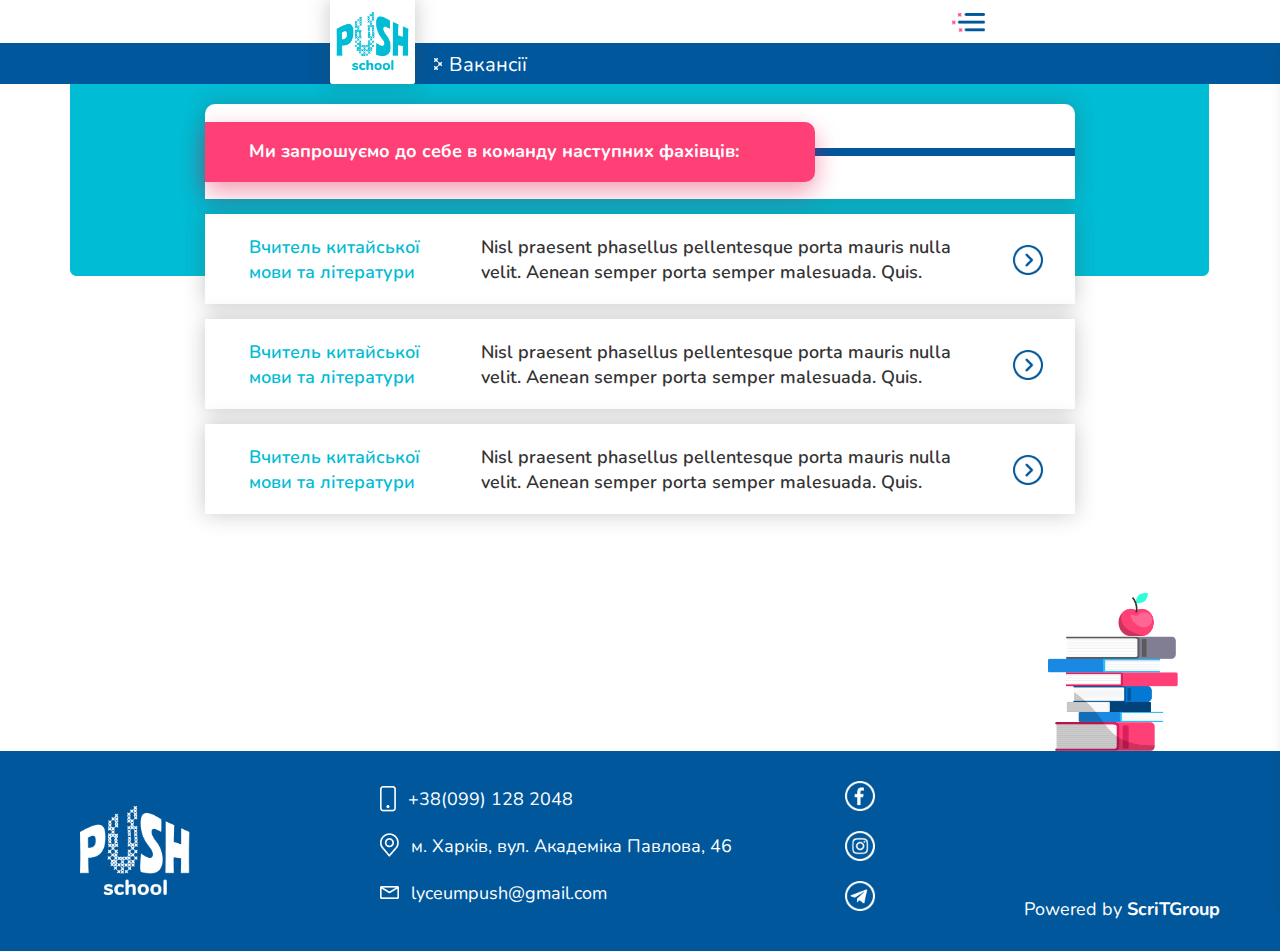
<file: pages/vacancies.html>
<!doctype html>
<html xmlns="http://www.w3.org/1999/xhtml">

<head>
	<meta http-equiv="Content-Type" content="text/html; charset=utf-8" />
	<meta name="viewport" content="width=device-width, initial-scale=1">
	<link rel="stylesheet" href="../css/all.css" type="text/css"/>
	<link href="https://fonts.googleapis.com/css2?family=Nunito:wght@400;700&display=swap" rel="stylesheet">
	<link href="https://fonts.googleapis.com/css2?family=Ranchers&display=swap" rel="stylesheet">
	<link rel="shortcut icon" type="image/png" href="../images/favicon.ico"/>
	<script src="https://cdnjs.cloudflare.com/ajax/libs/jquery/3.5.1/jquery.min.js" integrity="sha256-9/aliU8dGd2tb6OSsuzixeV4y/faTqgFtohetphbbj0=" crossorigin="anonymous"></script>
	<script type="text/javascript" src="../js/main.js"></script>
	<title>Push School</title>
</head>

<body>
	<div id="wrapper">
		<header>
			<div class="layout">
				<div class="logo">
					<a href="../index.html">
						<img src="../images/logo.png" alt="push">
					</a>
					<h1>push school</h1>
				</div>
				<nav>
					<ul class="navigation">
						<li class="alt">
							<a class="about" href="#">
								Про школу
								<span class="arr"></span>
							</a>
							<ul class="drop">
								<li>
									<a class="inner-alt" href="./all_about_push.html">
										Все про PUSH
										<span class="arr"></span>
									</a>
								</li>
								<li >
									<a class="group inner-alt" href="./workshops_and_sections.html">
										Гуртки та секції
										<span class="arr"></span>
									</a>
								</li>
								<li>
									<a class="inner-alt" href="./our_team.html">
										Наша команда
										<span class="arr"></span>
									</a>
								</li>
								<li class="text-wrap">
									<a class="inner-alt" href="./reception_schedule.html" class="schedule">
										Графік прийому адміністрації
										<span class="arr"></span>
									</a>
								</li>
								<li>
									<a class="inner-alt" href="./vacancies.html">
										Вакансії
										<span class="arr"></span>
									</a>
								</li>
							</ul>
						</li>
						<li>
							<a class="alt" href="./zno.html">
								ЗНО
								<span class="arr"></span>
							</a>
						</li>
						<li class="alt">
							<a class="doc" href="#">
								Документи
								<span class="arr"></span>
							</a>
							<ul class="drop">
								<li>
									<a class="inner-alt" href="./docs.html">
										Нормативні документи
										<span class="arr"></span>
									</a>
								</li>
								<li>
									<a class="group inner-alt" href="./license.html">
										Ліценція
										<span class="arr"></span>
									</a>
								</li>
							</ul>
						</li>
						<li>
							<a href="./events.html">
								Події школи
								<span class="arr"></span>
							</a>
						</li>
						<li>
							<a href="./contacts.html">
							  Контакти
							<span class="arr"></span>
							</a>
						</li>
						<li class="tel">
							<p>+38(099) 128 2048</p>
						</li>
					</ul>
				</nav>
				<div class="burger"></div>
			</div>
			<div class="breadcrumbs">
				<div class="layout">
					<h3 class="page-location">Вакансії</h3>
				</div>
			</div>
		</header>

		<main class="vacancies-container">

			<div class="vacancies-content-box">
				<div class="box_header">
					<h3>Ми запрошуємо до себе в команду наступних фахівців:</h3>
				</div>
				<div class="vacancy-box">
					<h6 class="vacancy-name">Вчитель китайської мови та літератури</h6>
					<a href="./vacancy_page.html" class="vacancy-link">Nisl praesent phasellus pellentesque porta mauris nulla velit. Aenean semper porta semper malesuada. Quis.</a>
				</div>
				<div class="vacancy-box">
					<h6 class="vacancy-name">Вчитель китайської мови та літератури</h6>
					<a href="./vacancy_page.html" class="vacancy-link">Nisl praesent phasellus pellentesque porta mauris nulla velit. Aenean semper porta semper malesuada. Quis.</a>
				</div>
				<div class="vacancy-box">
					<h6 class="vacancy-name">Вчитель китайської мови та літератури</h6>
					<a href="./vacancy_page.html" class="vacancy-link">Nisl praesent phasellus pellentesque porta mauris nulla velit. Aenean semper porta semper malesuada. Quis.</a>
				</div>
			</div>
			<img src="../images/books.png" alt="books" class="books_img">
		</main>

		<footer>
			<div class="layout">
				<div class="logo-footer">
					<a href="#">
						<img src="../images/img_logo_footer.png" alt="push">
					</a>
				</div>
				<ul class="contacts">
					<li>
						<p>
							<img src="../images/ico_phone.png" alt="phone">
							+38(099) 128 2048
						</p>
					</li>
					<li>
						<p>
							<img class="address" src="../images/ico_placeholder.png" alt="placeholder">
							м. Харків, вул. Академіка Павлова, 46
						</p>
					</li>
					<li>
						<a  href="mailto:lyceumpush@gmail.com">
							<img src="../images/ico_mail.png" alt="mail">
							lyceumpush@gmail.com
						</a>
					</li>
				</ul>
				<ul class="soc">
					<li>
						<a class="fb" target="_blank" rel="noopener noreferrer" href="https://www.facebook.com/PUSHschooliscool/"></a>
					</li>
					<li>
						<a class="insta" target="_blank" rel="noopener noreferrer" href="https://www.instagram.com/push_school/"></a>
					</li>
					<li>
						<a class="telegram" target="_blank" rel="noopener noreferrer" href="#"></a>
					</li>
				</ul>
				<p class="poweredby">Powered by <a href="https://scrit-group.com/" target="_blank" rel="noopener noreferrer">ScriTGroup</a></p>
				<div class="arrow_up">
					<img src="../images/ico_arrow_back.png" alt="arrow">
				</div>
			</div>
		</footer>
	</div>
</body>
</html>
</file>
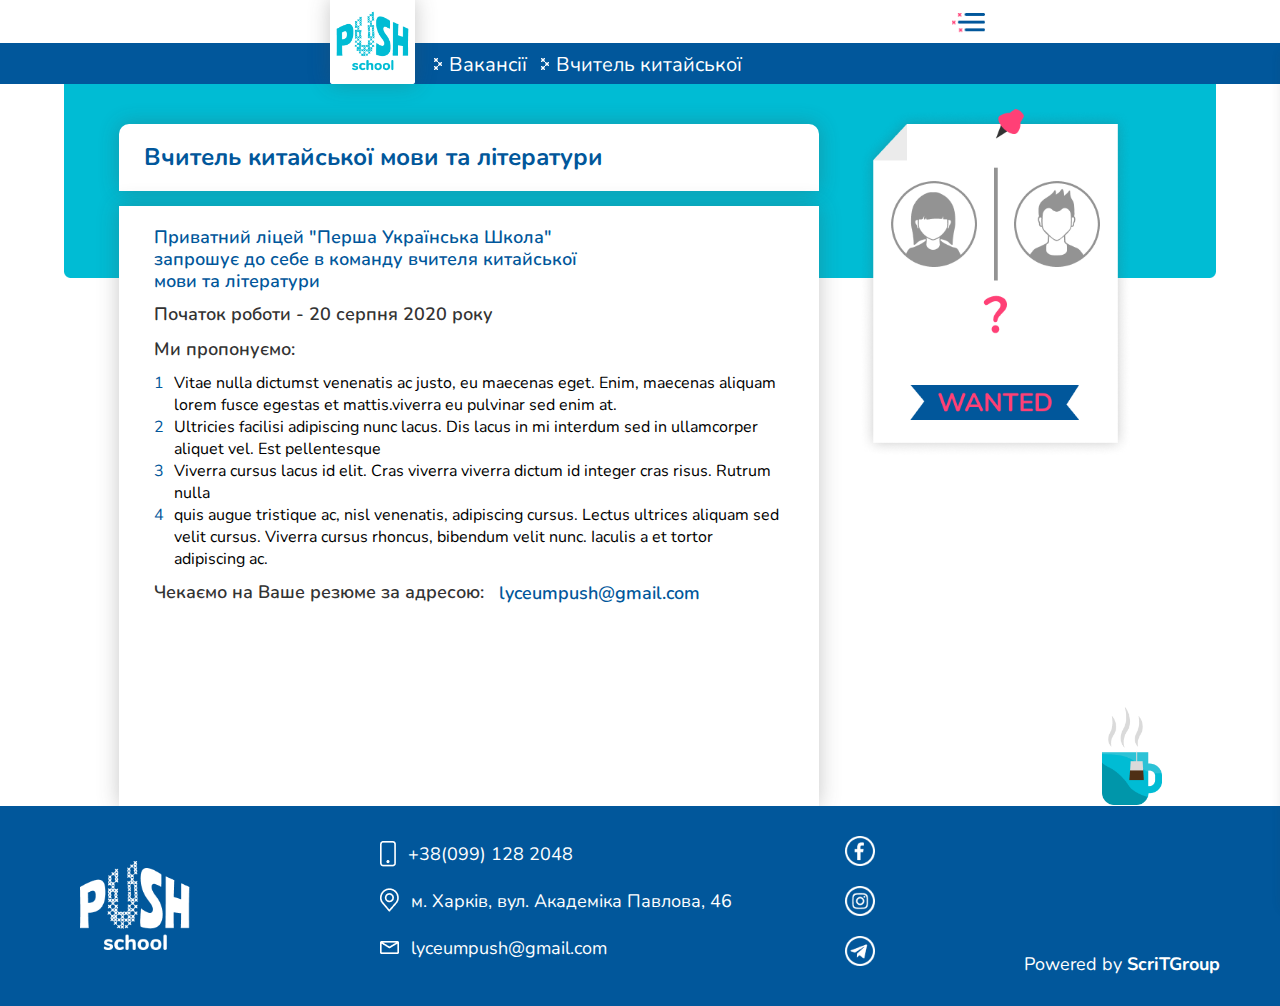
<file: pages/vacancy_page.html>
<!doctype html>
<html xmlns="http://www.w3.org/1999/xhtml">

<head>
	<meta http-equiv="Content-Type" content="text/html; charset=utf-8" />
	<meta name="viewport" content="width=device-width; initial-scale=1">
	<link rel="stylesheet" href="../css/all.css" type="text/css"/>
	<link href="https://fonts.googleapis.com/css2?family=Nunito:wght@400;700&display=swap" rel="stylesheet">
	<link href="https://fonts.googleapis.com/css2?family=Ranchers&display=swap" rel="stylesheet">
	<link rel="shortcut icon" type="image/png" href="../images/favicon.ico"/>
	<script src="https://cdnjs.cloudflare.com/ajax/libs/jquery/3.5.1/jquery.min.js" integrity="sha256-9/aliU8dGd2tb6OSsuzixeV4y/faTqgFtohetphbbj0=" crossorigin="anonymous"></script>
	<script type="text/javascript" src="../js/main.js"></script>
	<title>Push School</title>
</head>

<body>
	<div id="wrapper">
		<header>
				<div class="layout">
					<div class="logo">
						<a href="../index.html">
							<img src="../images/logo.png" alt="push">
						</a>
						<h1>push school</h1>
					</div>
					<nav>
						<ul class="navigation">
							<li class="alt">
								<a class="about" href="#">
									Про школу
									<span class="arr"></span>
								</a>
								<ul class="drop">
									<li>
										<a class="inner-alt" href="./all_about_push.html">
											Все про PUSH
											<span class="arr"></span>
										</a>
									</li>
									<li>
										<a class="group inner-alt" href="./workshops_and_sections.html">
											Гуртки та секції
											<span class="arr"></span>
										</a>
									</li>
									<li>
										<a class="inner-alt" href="./our_team.html">
											Наша команда
											<span class="arr"></span>
										</a>
									</li>
									<li class="text-wrap">
										<a class="inner-alt" href="./reception_schedule.html" class="schedule">
											Графік прийому адміністрації
											<span class="arr"></span>
										</a>
									</li>
									<li>
										<a class="inner-alt" href="./vacancies.html">
											Вакансії
											<span class="arr"></span>
										</a>
									</li>
								</ul>
							</li>
							<li>
								<a class="alt" href="./zno.html">
									ЗНО
									<span class="arr"></span>
								</a>
							</li>
							<li class="alt">
								<a class="doc" href="#">
									Документи
									<span class="arr"></span>
								</a>
								<ul class="drop">
									<li>
										<a class="inner-alt" href="./docs.html">
											Нормативні документи
											<span class="arr"></span>
										</a>
									</li>
									<li>
										<a class="group inner-alt" href="./license.html">
											Ліценція
											<span class="arr"></span>
										</a>
									</li>
								</ul>
							</li>
							<li>
								<a href="./events.html">
									Події школи
									<span class="arr"></span>
								</a>
							</li>
							<li>
								<a href="./contacts.html">
								  Контакти
								<span class="arr"></span>
								</a>
							</li>
							<li class="tel">
								<p>+38(099) 128 2048</p>
							</li>
						</ul>
					</nav>
					<div class="burger"></div>
				</div>
				<div class="breadcrumbs">
					<div class="layout">
						<a href="./vacancies.html"><h3 class="page-location">Вакансії</h3></a>
						<h3 class="page-location">Вчитель китайської</h3>
					</div>
				</div>
			</header>

		<main class="page-container detailed-page-container vacancy-container">

			<div class="page-content-box vacancy-content-box">

				<div class="detailed-info-block vacancy-block">
				  <div class="detailed-title">
				    <p>Вчитель китайської мови та літератури</p>
				  </div>
				  <div class="detailed-description-block">
				    <div class="detailed-item">
				      <div class="item-value">
								<p>Приватний ліцей "Перша Українська Школа"</p>
								<p>запрошує до себе в команду вчителя китайської</p>
								<p>	мови та літератури</p>
							</div>
				    </div>
						<div class="detailed-item">
							<p class="item-title">Початок роботи - 20 серпня 2020 року</p>
						</div>
						<div class="detailed-item">
							<p class="item-title">Ми пропонуємо:</p>
						</div>
						<div class="detailed-item">
							<ul class="detailed-list">
								<li>Vitae nulla dictumst venenatis ac justo, eu maecenas eget. Enim, maecenas aliquam lorem fusce egestas et mattis.viverra eu pulvinar sed enim at.</li>
								<li>Ultricies facilisi adipiscing nunc lacus. Dis lacus in mi interdum sed in ullamcorper aliquet vel. Est pellentesque</li>
								<li>Viverra cursus lacus id elit. Cras viverra viverra dictum id integer cras risus. Rutrum nulla</li>
								<li>quis augue tristique ac, nisl venenatis, adipiscing cursus. Lectus ultrices aliquam sed velit cursus. Viverra cursus rhoncus, bibendum velit nunc. Iaculis a et tortor adipiscing ac.</li>
							</ul>
						</div>
						<div class="detailed-item vacancy-mobile-fix">
							<p class="item-title">Чекаємо на Ваше резюме за адресою:</p>
							<p class="item-value">lyceumpush@gmail.com</p>
						</div>
				  </div>
				</div>
				<div class="detailed-img vacancy-img">
					<img src="../images/pinpaper.png" alt="image" class="pinpaper-img">
					<img src="../images/cup.png" alt="cup" class="cup_img">
				</div>
			</div>

		</main>

		<footer>
			<div class="layout">
				<div class="logo-footer">
					<a href="#">
						<img src="../images/img_logo_footer.png" alt="push">
					</a>
				</div>
				<ul class="contacts">
					<li>
						<p>
							<img src="../images/ico_phone.png" alt="phone">
							+38(099) 128 2048
						</p>
					</li>
					<li>
						<p>
							<img class="address" src="../images/ico_placeholder.png" alt="placeholder">
							м. Харків, вул. Академіка Павлова, 46
						</p>
					</li>
					<li>
						<a  href="mailto:lyceumpush@gmail.com">
							<img src="../images/ico_mail.png" alt="mail">
							lyceumpush@gmail.com
						</a>
					</li>
				</ul>
				<ul class="soc">
					<li>
						<a class="fb" target="_blank" rel="noopener noreferrer" href="https://www.facebook.com/PUSHschooliscool/"></a>
					</li>
					<li>
						<a class="insta" target="_blank" rel="noopener noreferrer" href="https://www.instagram.com/push_school/"></a>
					</li>
					<li>
						<a class="telegram" target="_blank" rel="noopener noreferrer" href="#"></a>
					</li>
				</ul>
				<p class="poweredby">Powered by <a href="https://scrit-group.com/" target="_blank" rel="noopener noreferrer">ScriTGroup</a></p>
				<div class="arrow_up">
					<img src="../images/ico_arrow_back.png" alt="arrow">
				</div>
			</div>
		</footer>
	</div>
</body>
</html>
</file>
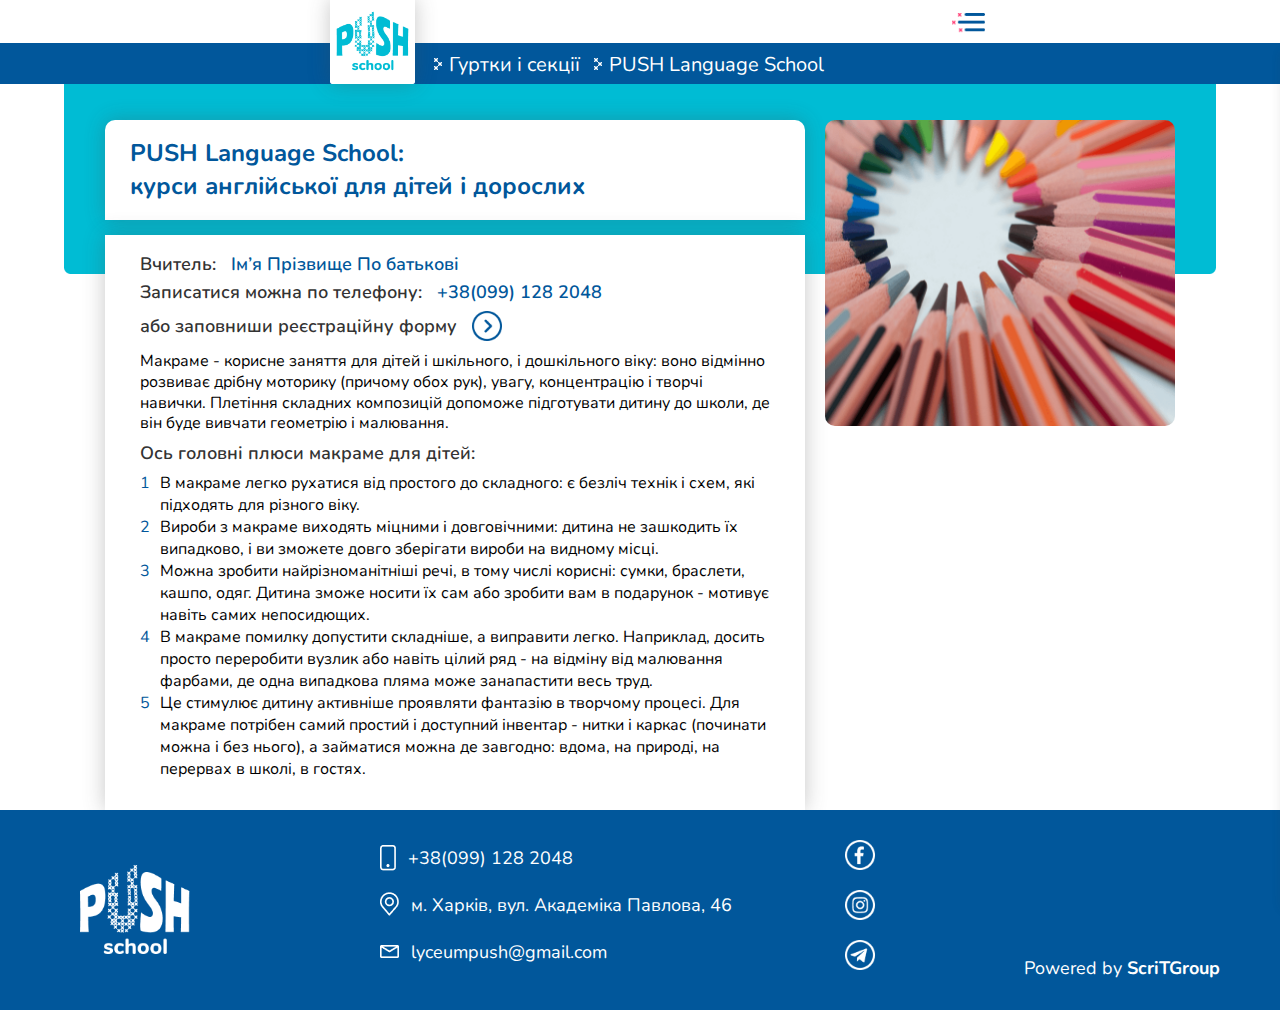
<file: pages/workshop_page.html>
<!doctype html>
<html xmlns="http://www.w3.org/1999/xhtml">

<head>
	<meta http-equiv="Content-Type" content="text/html; charset=utf-8" />
	<meta name="viewport" content="width=device-width; initial-scale=1">
	<link rel="stylesheet" href="../css/all.css" type="text/css"/>
	<link href="https://fonts.googleapis.com/css2?family=Nunito:wght@400;700&display=swap" rel="stylesheet">
	<link href="https://fonts.googleapis.com/css2?family=Ranchers&display=swap" rel="stylesheet">
	<link rel="shortcut icon" type="image/png" href="../images/favicon.ico"/>
	<script src="https://cdnjs.cloudflare.com/ajax/libs/jquery/3.5.1/jquery.min.js" integrity="sha256-9/aliU8dGd2tb6OSsuzixeV4y/faTqgFtohetphbbj0=" crossorigin="anonymous"></script>
	<script type="text/javascript" src="../js/main.js"></script>
	<title>Push School</title>
</head>

<body>
	<div id="wrapper">
		<	<header>
				<div class="layout">
					<div class="logo">
						<a href="../index.html">
							<img src="../images/logo.png" alt="push">
						</a>
						<h1>push school</h1>
					</div>
					<nav>
						<ul class="navigation">
							<li class="alt">
								<a class="about" href="#">
									Про школу
									<span class="arr"></span>
								</a>
								<ul class="drop">
									<li>
										<a class="inner-alt" href="./all_about_push.html">
											Все про PUSH
											<span class="arr"></span>
										</a>
									</li>
									<li >
										<a class="group inner-alt" href="./workshops_and_sections.html">
											Гуртки та секції
											<span class="arr"></span>
										</a>
									</li>
									<li>
										<a class="inner-alt" href="./our_team.html">
											Наша команда
											<span class="arr"></span>
										</a>
									</li>
									<li class="text-wrap">
										<a class="inner-alt" href="./reception_schedule.html" class="schedule">
											Графік прийому адміністрації
											<span class="arr"></span>
										</a>
									</li>
									<li>
										<a class="inner-alt" href="./vacancies.html">
											Вакансії
											<span class="arr"></span>
										</a>
									</li>
								</ul>
							</li>
							<li>
								<a class="alt" href="./zno.html">
									ЗНО
									<span class="arr"></span>
								</a>
							</li>
							<li class="alt">
								<a class="doc" href="#">
									Документи
									<span class="arr"></span>
								</a>
								<ul class="drop">
									<li>
										<a class="inner-alt" href="./docs.html">
											Нормативні документи
											<span class="arr"></span>
										</a>
									</li>
									<li>
										<a class="group inner-alt" href="./license.html">
											Ліценція
											<span class="arr"></span>
										</a>
									</li>
								</ul>
							</li>
							<li>
								<a href="./events.html">
									Події школи
									<span class="arr"></span>
								</a>
							</li>
							<li>
								<a href="./contacts.html">
								  Контакти
								<span class="arr"></span>
								</a>
							</li>
							<li class="tel">
								<p>+38(099) 128 2048</p>
							</li>
						</ul>
					</nav>
					<div class="burger"></div>
				</div>
				<div class="breadcrumbs">
					<div class="layout">
						<a href="./workshops_and_sections.html"><h3 class="page-location">Гуртки і секції</h3></a>
						<h3 class="page-location">PUSH Language School</h3>
					</div>
				</div>
			</header>

		<main class="page-container detailed-page-container">

			<div class="page-content-box">

				<div class="detailed-info-block">
				  <div class="detailed-title">
				    <p>PUSH Language School: </p>
				    <p>курси англійської для дітей і дорослих</p>
				  </div>
				  <div class="detailed-description-block">
				    <div class="detailed-item">
				      <p class="item-title">Вчитель:</p>
				      <p class="item-value">Ім’я Прізвище По батькові </p>
				    </div>
				    <div class="detailed-item mobile-fix">
				      <p class="item-title">Записатися можна по телефону:</p>
				      <p class="item-value">+38(099) 128 2048</p>
				    </div>
				    <div class="detailed-item">
				      <p class="item-title">або заповниши реєстраційну форму</p>
				      <p class="item-value"><a href="#" class="arrow"></a></p>
				    </div>
				    <p class="detailed-item detailed-description">
				      Макраме - корисне заняття для дітей і шкільного, і дошкільного віку: воно відмінно розвиває дрібну моторику (причому обох рук), увагу, концентрацію і творчі навички.
				      Плетіння складних композицій допоможе підготувати дитину до школи, де він буде вивчати геометрію і малювання.
				    </p>
				    <div class="detailed-item">
				      <p class="item-title">Ось головні плюси макраме для дітей:</p>
				    </div>
				    <div class="detailed-item">
				      <ul class="detailed-list">
				        <li>В макраме легко рухатися від простого до складного: є безліч технік і схем, які підходять для різного віку.</li>
				        <li>Вироби з макраме виходять міцними і довговічними: дитина не зашкодить їх випадково, і ви зможете довго зберігати вироби на видному місці.</li>
				        <li>Можна зробити найрізноманітніші речі, в тому числі корисні: сумки, браслети, кашпо, одяг. Дитина зможе носити їх сам або зробити вам в подарунок - мотивує навіть самих непосидющих.</li>
				        <li>В макраме помилку допустити складніше, а виправити легко. Наприклад, досить просто переробити вузлик або навіть цілий ряд - на відміну від малювання фарбами,
				          де одна випадкова пляма може занапастити весь труд.</li>
				        <li>Це стимулює дитину активніше проявляти фантазію в творчому процесі. Для макраме потрібен самий простий і доступний інвентар - нитки і каркас (починати можна і без нього),
				          а займатися можна де завгодно: вдома, на природі, на перервах в школі, в гостях.</li>
				      </ul>
				    </div>
				  </div>
				</div>
				<div class="detailed-img workshop_img">
					<img src="../images/pencils.png" alt="image">
				</div>
			</div>
		</main>

		<footer>
			<div class="layout">
				<div class="logo-footer">
					<a href="#">
						<img src="../images/img_logo_footer.png" alt="push">
					</a>
				</div>
				<ul class="contacts">
					<li>
						<p>
							<img src="../images/ico_phone.png" alt="phone">
							+38(099) 128 2048
						</p>
					</li>
					<li>
						<p>
							<img class="address" src="../images/ico_placeholder.png" alt="placeholder">
							м. Харків, вул. Академіка Павлова, 46
						</p>
					</li>
					<li>
						<a  href="mailto:lyceumpush@gmail.com">
							<img src="../images/ico_mail.png" alt="mail">
							lyceumpush@gmail.com
						</a>
					</li>
				</ul>
				<ul class="soc">
					<li>
						<a class="fb" target="_blank" rel="noopener noreferrer" href="https://www.facebook.com/PUSHschooliscool/"></a>
					</li>
					<li>
						<a class="insta" target="_blank" rel="noopener noreferrer" href="https://www.instagram.com/push_school/"></a>
					</li>
					<li>
						<a class="telegram" target="_blank" rel="noopener noreferrer" href="#"></a>
					</li>
				</ul>
				<p class="poweredby">Powered by <a href="https://scrit-group.com/" target="_blank" rel="noopener noreferrer">ScriTGroup</a></p>
				<div class="arrow_up">
					<img src="../images/ico_arrow_back.png" alt="arrow">
				</div>
			</div>
		</footer>
	</div>
</body>
</html>
</file>
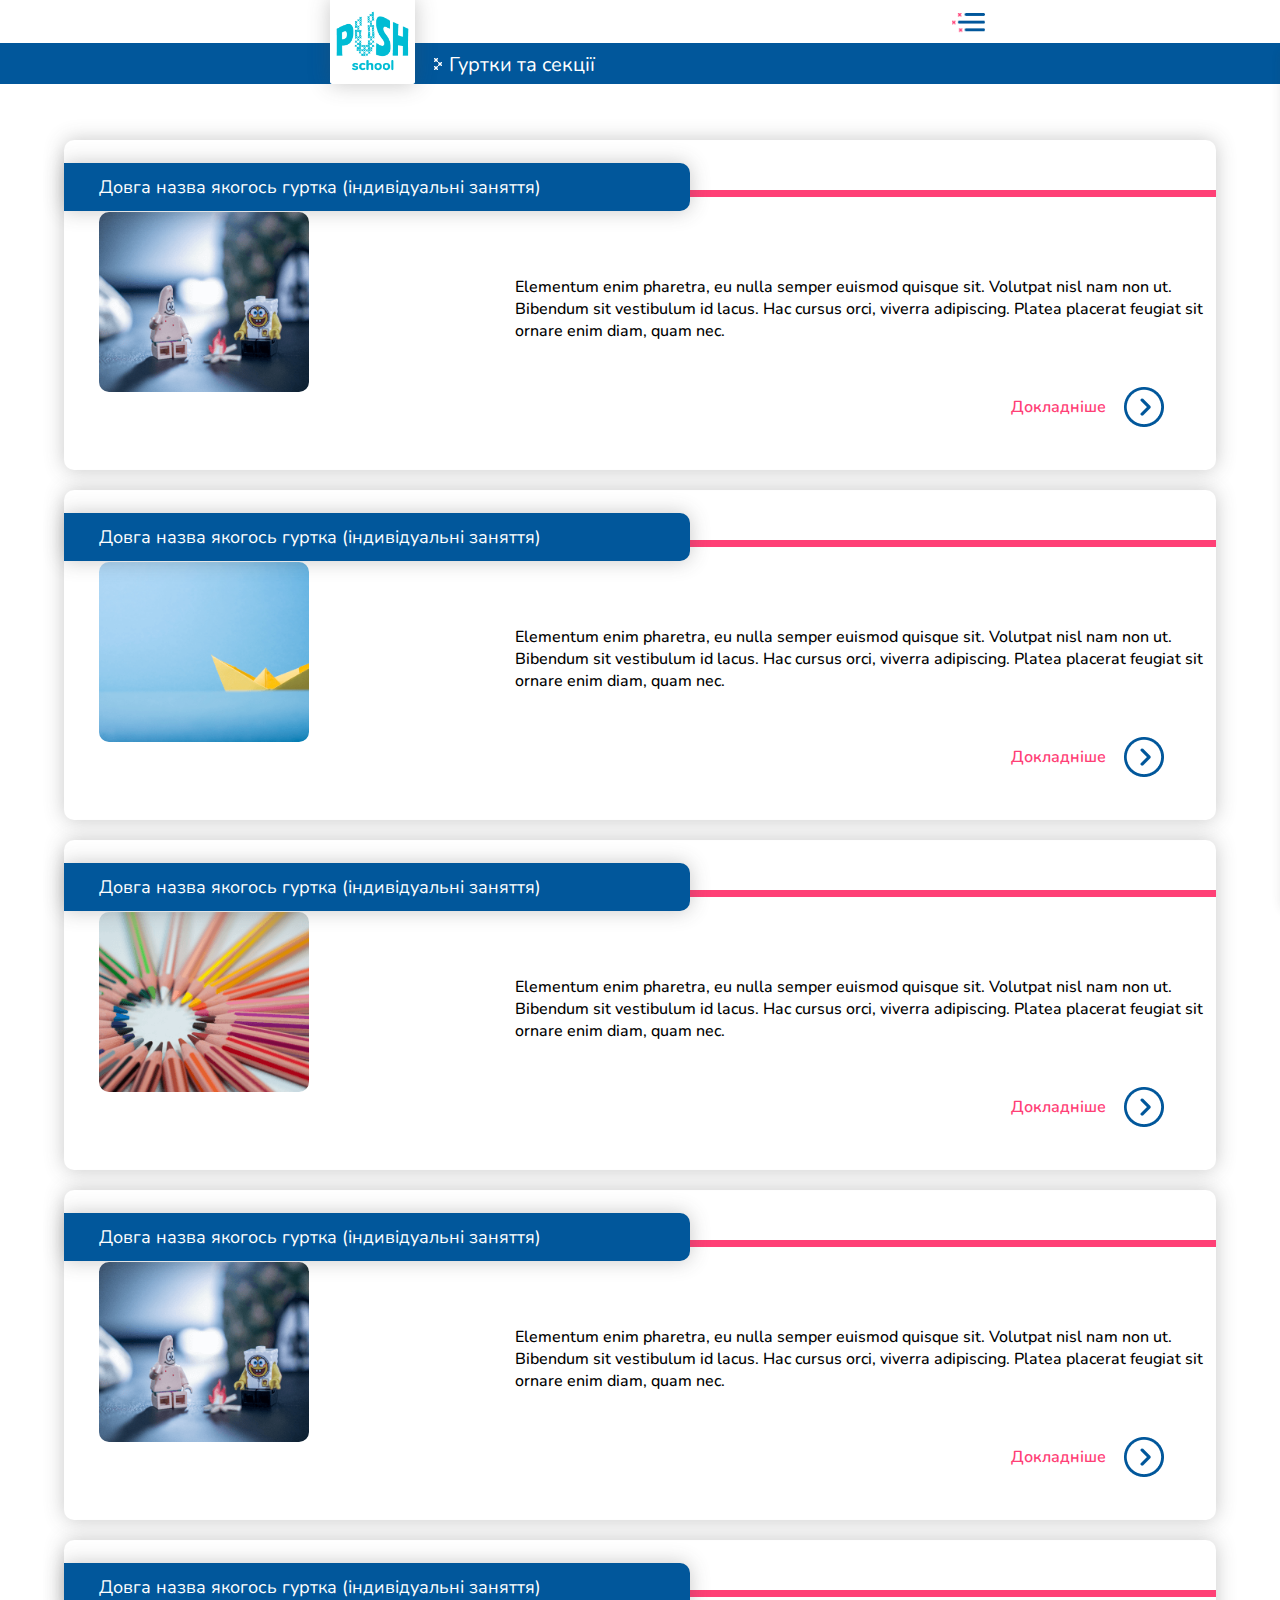
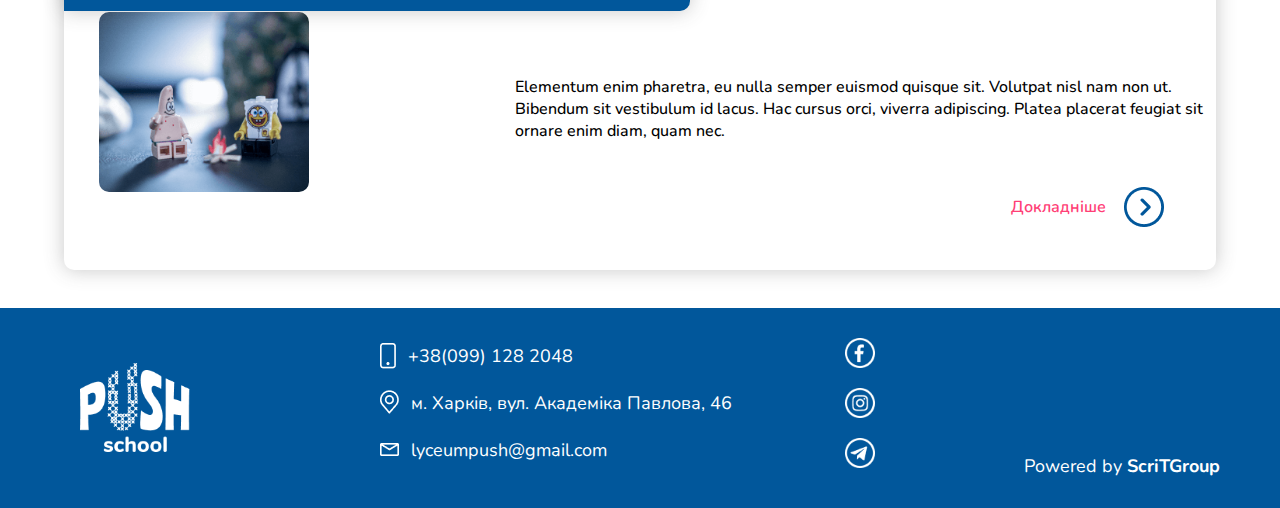
<file: pages/workshops_and_sections.html>
<!DOCTYPE html>
<html xmlns="http://www.w3.org/1999/xhtml">

<head>
	<meta http-equiv="Content-Type" content="text/html; charset=utf-8" />
	<meta name="viewport" content="width=device-width, initial-scale=1">
	<link rel="stylesheet" href="../css/all.css" type="text/css"/>
	<link href="https://fonts.googleapis.com/css2?family=Nunito:wght@400;700&display=swap" rel="stylesheet">
	<link href="https://fonts.googleapis.com/css2?family=Ranchers&display=swap" rel="stylesheet">
	<link rel="shortcut icon" type="image/png" href="../images/favicon.ico"/>
	<script src="https://cdnjs.cloudflare.com/ajax/libs/jquery/3.5.1/jquery.min.js" integrity="sha256-9/aliU8dGd2tb6OSsuzixeV4y/faTqgFtohetphbbj0=" crossorigin="anonymous"></script>
	<script type="text/javascript" src="../js/main.js"></script>
	<title>Push School</title>
</head>
  <body>
		<div id="wrapper">
			<header>
				<div class="layout">
					<div class="logo">
						<a href="../index.html">
							<img src="../images/logo.png" alt="push">
						</a>
						<h1>push school</h1>
					</div>
					<nav>
						<ul class="navigation">
							<li class="alt">
								<a class="about" href="#">
									Про школу
									<span class="arr"></span>
								</a>
								<ul class="drop">
									<li>
										<a class="inner-alt" href="./all_about_push.html">
											Все про PUSH
											<span class="arr"></span>
										</a>
									</li>
									<li >
										<a class="group inner-alt" href="./workshops_and_sections.html">
											Гуртки та секції
											<span class="arr"></span>
										</a>
									</li>
									<li>
										<a class="inner-alt" href="./our_team.html">
											Наша команда
											<span class="arr"></span>
										</a>
									</li>
									<li class="text-wrap">
										<a class="inner-alt" href="./reception_schedule.html" class="schedule">
											Графік прийому адміністрації
											<span class="arr"></span>
										</a>
									</li>
									<li>
										<a class="inner-alt" href="./vacancies.html">
											Вакансії
											<span class="arr"></span>
										</a>
									</li>
								</ul>
							</li>
							<li>
								<a class="alt" href="./zno.html">
									ЗНО
									<span class="arr"></span>
								</a>
							</li>
							<li class="alt">
								<a class="doc" href="#">
									Документи
									<span class="arr"></span>
								</a>
								<ul class="drop">
									<li>
										<a class="inner-alt" href="./docs.html">
											Нормативні документи
											<span class="arr"></span>
										</a>
									</li>
									<li>
										<a class="group inner-alt" href="./license.html">
											Ліценція
											<span class="arr"></span>
										</a>
									</li>
								</ul>
							</li>
							<li>
								<a href="./events.html">
									Події школи
									<span class="arr"></span>
								</a>
							</li>
							<li>
								<a href="./contacts.html">
								  Контакти
								<span class="arr"></span>
								</a>
							</li>
							<li class="tel">
								<p>+38(099) 128 2048</p>
							</li>
						</ul>
					</nav>
					<div class="burger"></div>
				</div>
				<div class="breadcrumbs">
					<div class="layout">
						<h3 class="page-location">Гуртки та секції</h3>
					</div>
				</div>
			</header>

			<main>
				<div id="content" class="main-content">
					<div class="groups">
						<div class="groups-item groups-item-info">
							<div class="group-body">
								<p class="group-title">Довга назва якогось гуртка (індивідуальні заняття)</p>
								<img class="group-img" src="../images/workshops_1.png" alt="image">
								<p class="group-description">
									Elementum enim pharetra, eu nulla semper euismod quisque sit.
									Volutpat nisl nam non ut. Bibendum sit vestibulum id lacus. Hac cursus orci, viverra adipiscing.
									Platea placerat feugiat sit ornare enim diam, quam nec.
								</p>
								<a class="group-detailed" href="./workshop_page.html">Докладніше</a>
							</div>
						</div>
						<div class="groups-item groups-item-info">
							<div class="group-body">
								<p class="group-title">Довга назва якогось гуртка (індивідуальні заняття)</p>
								<img class="group-img" src="../images/workshops_2.png" alt="image">
								<p class="group-description">
									Elementum enim pharetra, eu nulla semper euismod quisque sit.
									Volutpat nisl nam non ut. Bibendum sit vestibulum id lacus. Hac cursus orci, viverra adipiscing.
									Platea placerat feugiat sit ornare enim diam, quam nec.
								</p>
								<a class="group-detailed" href="./workshop_page.html">Докладніше</a>
							</div>
						</div>
						<div class="groups-item groups-item-info">
							<div class="group-body">
								<p class="group-title">Довга назва якогось гуртка (індивідуальні заняття)</p>
								<img class="group-img" src="../images/workshops_3.png" alt="image">
								<p class="group-description">
									Elementum enim pharetra, eu nulla semper euismod quisque sit.
									Volutpat nisl nam non ut. Bibendum sit vestibulum id lacus. Hac cursus orci, viverra adipiscing.
									Platea placerat feugiat sit ornare enim diam, quam nec.
								</p>
								<a class="group-detailed" href="./workshop_page.html">Докладніше</a>
							</div>
						</div>
						<div class="groups-item groups-item-info">
							<div class="group-body">
								<p class="group-title">Довга назва якогось гуртка (індивідуальні заняття)</p>
								<img class="group-img" src="../images/workshops_1.png" alt="image">
								<p class="group-description">
									Elementum enim pharetra, eu nulla semper euismod quisque sit.
									Volutpat nisl nam non ut. Bibendum sit vestibulum id lacus. Hac cursus orci, viverra adipiscing.
									Platea placerat feugiat sit ornare enim diam, quam nec.
								</p>
								<a class="group-detailed" href="./workshop_page.html">Докладніше</a>
							</div>
						</div>
						<div class="groups-item groups-item-info">
							<div class="group-body">
								<p class="group-title">Довга назва якогось гуртка (індивідуальні заняття)</p>
								<img class="group-img" src="../images/workshops_1.png" alt="image">
								<p class="group-description">
									Elementum enim pharetra, eu nulla semper euismod quisque sit.
									Volutpat nisl nam non ut. Bibendum sit vestibulum id lacus. Hac cursus orci, viverra adipiscing.
									Platea placerat feugiat sit ornare enim diam, quam nec.
								</p>
								<a class="group-detailed" href="./workshop_page.html">Докладніше</a>
							</div>
						</div>
						<div class="groups-item groups-item-continue">
							<div class="group-body">
								<p class="group-title">Далі буде...</p>
								<div class="group-continue-img"></div>
							</div>
						</div>
					</div>
				</div>
			</main>
			<footer>
				<div class="layout">
					<div class="logo-footer">
						<a href="#">
							<img src="../images/img_logo_footer.png" alt="push">
						</a>
					</div>
					<ul class="contacts">
						<li>
							<p>
								<img src="../images/ico_phone.png" alt="phone">
								+38(099) 128 2048
							</p>
						</li>
						<li>
							<p>
								<img class="address" src="../images/ico_placeholder.png" alt="placeholder">
								м. Харків, вул. Академіка Павлова, 46
							</p>
						</li>
						<li>
							<a  href="mailto:lyceumpush@gmail.com">
								<img src="../images/ico_mail.png" alt="mail">
								lyceumpush@gmail.com
							</a>
						</li>
					</ul>
					<ul class="soc">
						<li>
							<a class="fb" target="_blank" rel="noopener noreferrer" href="https://www.facebook.com/PUSHschooliscool/"></a>
						</li>
						<li>
							<a class="insta" target="_blank" rel="noopener noreferrer" href="https://www.instagram.com/push_school/"></a>
						</li>
						<li>
							<a class="telegram" target="_blank" rel="noopener noreferrer" href="#"></a>
						</li>
					</ul>
					<p class="poweredby">Powered by <a href="https://scrit-group.com/" target="_blank" rel="noopener noreferrer">ScriTGroup</a></p>
					<div class="arrow_up">
						<img src="../images/ico_arrow_back.png" alt="arrow">
					</div>
				</div>
			</footer>
		</div>
		<script>
		//display 'continue' block
		if($('.groups-item-info').length % 2 == 0) {
			$('.groups-item-continue').remove();
		}
		</script>
  </body>
</html>
</file>
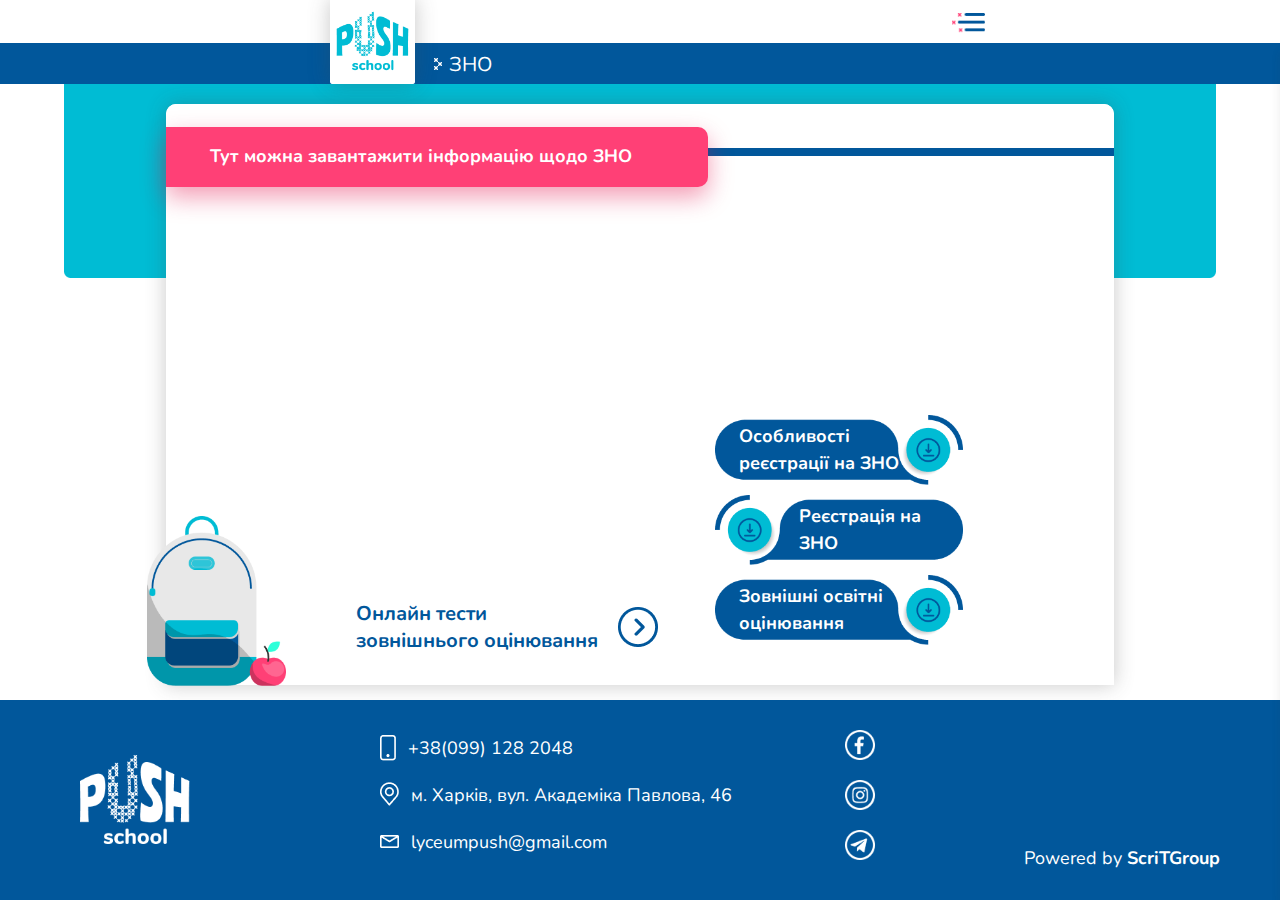
<file: pages/zno.html>
<!doctype html>
<html xmlns="http://www.w3.org/1999/xhtml">

<head>
	<meta http-equiv="Content-Type" content="text/html; charset=utf-8" />
	<meta name="viewport" content="width=device-width, initial-scale=1">
	<link rel="stylesheet" href="../css/all.css" type="text/css"/>
	<link href="https://fonts.googleapis.com/css2?family=Nunito:wght@400;700&display=swap" rel="stylesheet">
	<link href="https://fonts.googleapis.com/css2?family=Ranchers&display=swap" rel="stylesheet">
	<link rel="shortcut icon" type="image/png" href="../images/favicon.ico"/>
	<script src="https://cdnjs.cloudflare.com/ajax/libs/jquery/3.5.1/jquery.min.js" integrity="sha256-9/aliU8dGd2tb6OSsuzixeV4y/faTqgFtohetphbbj0=" crossorigin="anonymous"></script>
	<script type="text/javascript" src="../js/main.js"></script>
	<title>Push School</title>
</head>

<body>
	<div id="wrapper">
		<header>
			<div class="layout">
				<div class="logo">
					<a href="../index.html">
						<img src="../images/logo.png" alt="push">
					</a>
					<h1>push school</h1>
				</div>
				<nav>
					<ul class="navigation">
						<li class="alt">
							<a class="about" href="#">
								Про школу
								<span class="arr"></span>
							</a>
							<ul class="drop">
								<li>
									<a class="inner-alt" href="./all_about_push.html">
										Все про PUSH
										<span class="arr"></span>
									</a>
								</li>
								<li >
									<a class="group inner-alt" href="./workshops_and_sections.html">
										Гуртки та секції
										<span class="arr"></span>
									</a>
								</li>
								<li>
									<a class="inner-alt" href="./our_team.html">
										Наша команда
										<span class="arr"></span>
									</a>
								</li>
								<li class="text-wrap">
									<a class="inner-alt" href="./reception_schedule.html" class="schedule">
										Графік прийому адміністрації
										<span class="arr"></span>
									</a>
								</li>
								<li>
									<a class="inner-alt" href="./vacancies.html">
										Вакансії
										<span class="arr"></span>
									</a>
								</li>
							</ul>
						</li>
						<li>
							<a class="alt" href="./zno.html">
								ЗНО
								<span class="arr"></span>
							</a>
						</li>
						<li class="alt">
							<a class="doc" href="#">
								Документи
								<span class="arr"></span>
							</a>
							<ul class="drop">
								<li>
									<a class="inner-alt" href="./docs.html">
										Нормативні документи
										<span class="arr"></span>
									</a>
								</li>
								<li>
									<a class="group inner-alt" href="./license.html">
										Ліценція
										<span class="arr"></span>
									</a>
								</li>
							</ul>
						</li>
						<li>
							<a href="./events.html">
								Події школи
								<span class="arr"></span>
							</a>
						</li>
						<li>
							<a href="./contacts.html">
							  Контакти
							<span class="arr"></span>
							</a>
						</li>
						<li class="tel">
							<p>+38(099) 128 2048</p>
						</li>
					</ul>
				</nav>
				<div class="burger"></div>
			</div>
			<div class="breadcrumbs">
				<div class="layout">
					<h3 class="page-location">ЗНО</h3>
				</div>
			</div>
		</header>

		<main class="page-container zno-page_container">

			<div class="page-content-box zno-page_box">
				<div class="box_header">
					<h3>Тут можна завантажити інформацію щодо ЗНО</h3>
				</div>
				<div class="zno-infobox">
					<div class="download-links">
						<a href="#" download class="zno-link right-icon_link">Особливості реєстрації на ЗНО</a>
						<a href="#" download class="zno-link left-icon_link">Реєстрація на ЗНО</a>
						<a href="#" download class="zno-link right-icon_link">Зовнішні освітні оцінювання</a>
					</div>
					<div class="online-test_box">
						<a href="https://zno.osvita.ua/">Онлайн тести зовнішнього оцінювання</a>
					</div>
				</div>

			</div>
		</main>

		<footer>
			<div class="layout">
				<div class="logo-footer">
					<a href="#">
						<img src="../images/img_logo_footer.png" alt="push">
					</a>
				</div>
				<ul class="contacts">
					<li>
						<p>
							<img src="../images/ico_phone.png" alt="phone">
							+38(099) 128 2048
						</p>
					</li>
					<li>
						<p>
							<img class="address" src="../images/ico_placeholder.png" alt="placeholder">
							м. Харків, вул. Академіка Павлова, 46
						</p>
					</li>
					<li>
						<a  href="mailto:lyceumpush@gmail.com">
							<img src="../images/ico_mail.png" alt="mail">
							lyceumpush@gmail.com
						</a>
					</li>
				</ul>
				<ul class="soc">
					<li>
						<a class="fb" target="_blank" rel="noopener noreferrer" href="https://www.facebook.com/PUSHschooliscool/"></a>
					</li>
					<li>
						<a class="insta" target="_blank" rel="noopener noreferrer" href="https://www.instagram.com/push_school/"></a>
					</li>
					<li>
						<a class="telegram" target="_blank" rel="noopener noreferrer" href="#"></a>
					</li>
				</ul>
				<p class="poweredby">Powered by <a href="https://scrit-group.com/" target="_blank" rel="noopener noreferrer">ScriTGroup</a></p>
				<div class="arrow_up">
					<img src="../images/ico_arrow_back.png" alt="arrow">
				</div>
			</div>
		</footer>
	</div>
</body>
</html>
</file>
<file: css/all.css>
@charset "UTF-8";abbr,address,article,aside,audio,b,blockquote,body,canvas,caption,cite,code,dd,del,details,dfn,div,dl,dt,em,fieldset,figcaption,figure,footer,form,h1,h2,h3,h4,h5,h6,header,hgroup,html,i,iframe,img,ins,kbd,label,legend,li,mark,menu,nav,object,ol,p,pre,q,samp,section,small,span,strong,sub,summary,sup,table,tbody,td,tfoot,th,thead,time,tr,ul,var,video{margin:0;padding:0;border:0;outline:0;font-size:100%;vertical-align:baseline;background:transparent}:focus{outline:none}body{line-height:1}article,aside,details,figcaption,figure,footer,header,hgroup,menu,nav,section{display:block}nav ul{list-style:none}ol,ul{list-style:none;margin:0;padding:0}a{margin:0;padding:0;font-size:100%;vertical-align:baseline;background:transparent;text-decoration:none}a:hover{text-decoration:none}table{border-collapse:collapse;border-spacing:0}img{border-style:none;max-width:100%}form fieldset{margin:0;padding:0;border:none}input,select,textarea{vertical-align:middle;color:#000;padding:0}input,select{vertical-align:middle}input::-webkit-input-placeholder{color:#ebedec}input:focus::-webkit-input-placeholder{color:#ebedec}#wrapper{display:block;position:relative;width:100%;height:100%}.layout{margin:0 auto;position:relative;width:1720px}@media (max-width:1730px){.layout{width:1210px}}@media (max-width:1440px){.layout{width:1210px}}@media (max-width:1300px){.layout{width:690px}}@media (max-width:780px){.layout{width:690px}}@media (max-width:760px){.layout{width:100%}}main{display:block;width:100%;position:relative;z-index:1;padding:80px 0 0 0}main.page-body{padding-top:100px}@media (max-width:1730px){main{padding:55px 0 0 0}}@media (max-width:1440px){main{padding:55px 0 0 0}}@media (max-width:1300px){main{padding:40px 0 0 0}}@media (max-width:780px){main{padding:40px 0 0 0}}#content{position:relative}section .title{margin:35px 0 20px 0;display:block;overflow:hidden;position:relative;-webkit-box-sizing:border-box;box-sizing:border-box;width:100%;width:35%;overflow:visible}@media (max-width:1100px){section .title{width:65%}}@media (max-width:500px){section .title{width:100%}}section .title h2{position:relative;z-index:2;background:#FF4076;width:75%;height:60px;line-height:60px;color:#fff;text-align:center;font-style:normal;font-weight:400;font-size:24px;font-family:"Nunito", sans-serif;-webkit-box-shadow:0px 10px 25px rgba(224, 9, 70, 0.4);box-shadow:0px 10px 25px rgba(224, 9, 70, 0.4);border-radius:0px 10px 10px 0px}@media (max-width:768px){section .title h2{font-size:20px;line-height:27px;padding:15px;height:auto}}section .title .line{position:absolute;top:50%;left:0;z-index:1;margin:-4px 0 0 0;display:block;overflow:hidden;width:100vw;height:8px;background-color:#01579B}@media (max-width:768px){section .title{height:auto}}.arrow_up{position:fixed;top:50%;right:0;width:45px;height:45px;display:none;overflow:hidden;margin:0 20px 50px 0;z-index:999;cursor:pointer}@media (max-width:1730px){.arrow_up{width:35px;height:35px}}@media (max-width:1440px){.arrow_up{width:35px;height:35px}}@media (max-width:780px){.arrow_up{margin:0 10px 50px 0}}.arrow_up.show{display:block}.arrow_up img{height:100%;width:100%}.breadcrumbs{min-height:64px;width:100%;color:#fff;display:-webkit-box;display:-ms-flexbox;display:flex;-webkit-box-align:center;-ms-flex-align:center;align-items:center;background-color:#01579B}@media (max-width:1730px){.breadcrumbs{min-height:44px}}.breadcrumbs .layout{padding-left:18%}@media (max-width:1600px){.breadcrumbs .layout{padding-left:20%}}@media (max-width:1440px){.breadcrumbs .layout{padding-left:19%}}@media (max-width:1380px){.breadcrumbs .layout{padding-left:17%}}@media (max-width:1330px){.breadcrumbs .layout{padding-left:16%}}@media (max-width:1300px){.breadcrumbs .layout{padding-left:24%}}@media (max-width:1150px) and (min-width:760px){.breadcrumbs .layout{padding-left:25%}}@media (max-width:1130px){.breadcrumbs .layout{padding-left:28%}}@media (max-width:900px){.breadcrumbs .layout{padding-left:24%}}@media (max-width:768px){.breadcrumbs .layout{padding-left:21%}}@media (max-width:760px){.breadcrumbs .layout{-webkit-box-orient:vertical;-webkit-box-direction:normal;-ms-flex-direction:column;flex-direction:column;-webkit-box-align:start;-ms-flex-align:start;align-items:flex-start;padding:10px;font-size:0.8em;padding-left:23%}}@media (max-width:615px){.breadcrumbs .layout{padding-left:25%}}@media (max-width:550px){.breadcrumbs .layout{padding-left:30%}}@media (max-width:430px){.breadcrumbs .layout{padding-left:34%}}@media (max-width:380px){.breadcrumbs .layout{padding-left:35%}}@media (max-width:360px){.breadcrumbs .layout{padding-left:37%}}@media (max-width:340px){.breadcrumbs .layout{padding-left:38%}}@media (max-width:325px){.breadcrumbs .layout{padding-left:39%}}.breadcrumbs a{color:#fff}.breadcrumbs a:hover .page-location{text-decoration:underline}.breadcrumbs .page-location{position:relative;font-family:'Nunito';font-style:normal;font-weight:400;font-size:20px;display:inline-block;margin-right:25px;padding-top:2px}.breadcrumbs .page-location:before{content:'';top:50%;-webkit-transform:translateY(-50%);-ms-transform:translateY(-50%);transform:translateY(-50%);left:-15px;position:absolute;background:url("../images/location-marker.png") no-repeat center center;width:8px;height:12px}@media (max-width:760px){.breadcrumbs .page-location{display:block;font-size:15px;margin-right:15px}.breadcrumbs .page-location:before{left:-15px}}@media (max-width:1300px){.breadcrumbs{min-height:41px}}.page-container{width:100%;min-height:calc(100vh - 299px);position:relative;margin-top:99px;overflow:hidden;-webkit-box-sizing:border-box;box-sizing:border-box;background-image:url("../images/blue-bg.png");background-repeat:no-repeat;background-position:50% 0%;background-size:90%}.page-container .page-content-box{width:50%;min-height:calc(100vh - 389px);height:auto;margin:35px auto 0 auto;background-color:#fff;font-family:Nunito;-webkit-box-sizing:border-box;box-sizing:border-box;-webkit-box-shadow:0px 0px 20px rgba(70, 70, 70, 0.3);box-shadow:0px 0px 20px rgba(70, 70, 70, 0.3);border-radius:10px 10px 0px 0px}@media (max-width:780px){.page-container .page-content-box{width:70%}}@media (max-width:900px){.page-container .page-content-box{height:auto}}@media (max-width:1300px){.page-container{margin-top:64px}}@media (max-width:1025px){.page-container{min-height:calc(100vh - 265px)}}@media (max-width:900px){.page-container{height:auto}}@media (max-width:580px){.page-container{background-size:203% 20vh}}@media (max-width:800px){.page-container{background-size:88%}}@media (max-width:450px){.page-container{background-size:150% 17vh}}.plane_img{position:absolute;left:140px;top:16vh;z-index:2}@media (max-width:1440px){.plane_img{width:130px;height:160px;top:17vh}}@media (max-width:1130px){.plane_img{left:85px}}@media (max-width:910px){.plane_img{left:61px}}@media (max-width:780px){.plane_img{width:70px;left:40px;height:100px;top:16vh}}@media (max-width:730px){.plane_img{display:none}}.books_img{position:absolute;right:130px;bottom:0px;z-index:2}@media (max-width:1440px){.books_img{width:180px}}@media (max-width:1300px){.books_img{right:75px}}@media (max-width:910px){.books_img{right:20px}}@media (max-width:780px){.books_img{right:0px;width:165px}}.box_header{width:100%;height:95px;background:#fff;display:-webkit-box;display:-ms-flexbox;display:flex;-webkit-box-align:center;-ms-flex-align:center;align-items:center;-webkit-box-shadow:0px 0px 20px rgba(70, 70, 70, 0.3);box-shadow:0px 0px 20px rgba(70, 70, 70, 0.3);border-radius:10px 10px 0px 0px;position:relative;-webkit-box-sizing:border-box;box-sizing:border-box;padding-right:10%}.box_header:after{content:'';position:absolute;top:calc(50% - 4px);left:0;z-index:1;display:block;overflow:hidden;width:100%;height:8px;background-color:#01579B}.box_header h3{font-size:20px;color:#fff;padding:20px 76px 22px 44px;background:#FF4076;-webkit-box-shadow:0px 10px 25px rgba(224, 9, 70, 0.4);box-shadow:0px 10px 25px rgba(224, 9, 70, 0.4);border-radius:0px 10px 10px 0px;position:relative;z-index:2}@media (max-width:1366px){.box_header h3{font-size:18px}}@media (max-width:400px){.box_header h3{font-size:17px;padding:9px 20px 10px 17px}}@media (max-width:320px){.box_header h3{font-size:16px}}@media (max-width:445px){.box_header{border-radius:0}}header{display:block;overflow:hidden;position:relative;-webkit-box-sizing:border-box;box-sizing:border-box;width:100%;position:fixed;top:0;left:0;overflow:visible;height:80px;background-color:#fff;z-index:1000;-webkit-box-shadow:0px 0px 15px rgba(46, 46, 46, 0.7);box-shadow:0px 0px 15px rgba(46, 46, 46, 0.7)}@media (max-width:1730px){header{height:55px}}@media (max-width:1440px){header{height:55px}}@media (max-width:1300px){header{height:55px}}@media (max-width:780px){header{height:55px}}header .logo{float:left;position:absolute;width:145px;height:145px;overflow:hidden;margin:-1px 0 0 40px;z-index:2;-webkit-box-shadow:0px 0px 20px rgba(70, 70, 70, 0.3);box-shadow:0px 0px 20px rgba(70, 70, 70, 0.3)}@media (max-width:1730px){header .logo{width:100px;height:100px;margin:-1px 0 0 15px}}@media (max-width:1440px){header .logo{width:100px;height:100px;margin:-1px 0 0 15px}}@media (max-width:1300px){header .logo{width:85px;height:85px;margin:-1px 0 0 5%}}@media (max-width:900px){header .logo{width:85px;height:85px;margin:-1px 0 0 1%}}@media (max-width:760px){header .logo{margin:-1px 0 0 6%}}header .logo a{cursor:pointer}header .logo a img{width:auto;height:auto;max-width:100%;max-height:100%}header .logo h1{text-indent:-9999px}header .burger{display:none;float:right;width:33px;height:30px;cursor:pointer;position:relative;z-index:9999;background-position:0 0;background-repeat:no-repeat;background-size:100%;background-image:url(../images/burger.png);margin:13px 0 0 0}header .burger.breadcrumbsless{margin:20px 20px 0 0}@media (max-width:1300px){header .burger{display:block}}@media (max-width:780px){header .burger{margin-right:20px}}header nav{-webkit-box-sizing:border-box;box-sizing:border-box;float:right;position:relative;z-index:5;padding:0 0 0 230px;display:block}@media (max-width:1730px){header nav{padding:0 0 0 40px}}@media (max-width:1440px){header nav{padding:0 0 0 40px}}@media (max-width:1300px){header nav{float:none;position:fixed;right:-255px;top:42px;padding:40px;-webkit-box-shadow:rgba(60, 60, 60, 0.1) 0px 10px 10px;box-shadow:rgba(60, 60, 60, 0.1) 0px 10px 10px;background:rgba(255, 255, 255, 0.95);-webkit-backdrop-filter:blur(10px);backdrop-filter:blur(10px);border-radius:0px 0px 0px 10px;-webkit-transition:all 1s ease-in-out;-moz-transition:all 1s ease-in-out;-ms-transition:all 1s ease-in-out;-o-transition:all 1s ease-in-out;transition:all 1s ease-in-out;width:255px;height:calc(100vh - 40px)}header nav.breadcrumbsless{top:55px}header nav.open{right:0;-webkit-transition:all 1s ease-in-out;-moz-transition:all 1s ease-in-out;-ms-transition:all 1s ease-in-out;-o-transition:all 1s ease-in-out;transition:all 1s ease-in-out}}@media (max-width:780px){header nav{width:215px;padding:10px 20px;border-radius:0px 0px 0px 15px}}header nav ul.navigation{float:left}@media (max-width:1300px){header nav ul.navigation{display:-webkit-box;display:-ms-flexbox;display:flex;-webkit-box-orient:vertical;-webkit-box-direction:normal;-ms-flex-direction:column;flex-direction:column;-webkit-box-align:end;-ms-flex-align:end;align-items:flex-end;float:none;font-size:16px}}header nav ul.navigation li{float:left;margin:0 20px 0 0}header nav ul.navigation li.alt{margin:0 20px 0 0}@media (max-width:430px){header nav ul.navigation li.alt{margin-bottom:10px!important}}header nav ul.navigation li.text-wrap{width:180px;height:80px;display:-webkit-box;display:-ms-flexbox;display:flex;-webkit-box-align:center;-ms-flex-align:center;align-items:center}@media (max-width:1730px){header nav ul.navigation li.text-wrap{height:65px}}@media (max-width:1300px){header nav ul.navigation li.text-wrap{width:110%!important;margin-top:-25px!important;margin-bottom:20px!important}}header nav ul.navigation li.text-wrap a{line-height:28px!important;display:block;position:relative}header nav ul.navigation li.text-wrap a span{position:absolute;right:8px}@media (max-width:1730px){header nav ul.navigation li.text-wrap a span{right:22px}}@media (max-width:1730px){header nav ul.navigation li{margin:0 20px 0 0}header nav ul.navigation li.alt{margin:0 20px 0 0}}@media (max-width:1440px){header nav ul.navigation li{margin:0 20px 0 0}header nav ul.navigation li.alt{margin:0 20px 0 0}}@media (max-width:1300px){header nav ul.navigation li{text-align:right;float:none;display:block;margin:0;margin-bottom:30px;padding-right:7px;width:85%}header nav ul.navigation li:nth-child(2) span.arr,header nav ul.navigation li:nth-child(n+4) span.arr{display:none}header nav ul.navigation li.alt{position:relative;margin:0;margin-bottom:30px;padding-right:7px}header nav ul.navigation li.alt>a{border-bottom:3px solid #00BCD4}header nav ul.navigation li.alt.open>a span.arr{-webkit-transform:translate(-50%, 50%) rotate(180deg);-ms-transform:translate(-50%, 50%) rotate(180deg);transform:translate(-50%, 50%) rotate(180deg);-webkit-transition:ease 0.4s all;-o-transition:ease 0.4s all;transition:ease 0.4s all}header nav ul.navigation li.tel{display:none}}header nav ul.navigation li a:hover{color:#FF4076}header nav ul.navigation li a:hover span.arr{-webkit-transition:ease .4s all;-o-transition:ease .4s all;transition:ease .4s all;background-image:url(../images/arr.png)}header nav ul.navigation li a,header nav ul.navigation li p{color:#01579B;font-style:normal;font-weight:bold;font-size:20px;padding-right:10px;font-family:"Nunito", sans-serif;line-height:80px}header nav ul.navigation li a span.arr,header nav ul.navigation li p span.arr{margin:-6px 0 0 10px;display:inline-block;overflow:hidden;width:8px;height:12px;background-position:0 0;background-repeat:no-repeat;background-image:none;background-color:inherit;background-size:8px 12px}@media (max-width:1730px){header nav ul.navigation li a,header nav ul.navigation li p{font-weight:600;font-size:18px;line-height:55px}}@media (max-width:1440px){header nav ul.navigation li a,header nav ul.navigation li p{font-weight:600;font-size:18px;line-height:55px}}@media (max-width:1300px){header nav ul.navigation li a,header nav ul.navigation li p{display:inline-block;position:relative;padding-right:10px;font-size:16px;width:85%;height:42px}header nav ul.navigation li a span.arr,header nav ul.navigation li p span.arr{margin:0;position:absolute;width:12px;height:8px;left:-12px;bottom:-4px;background-position:0 0;background-repeat:no-repeat;background-image:url(../images/arr-blue.png);background-color:inherit;background-size:12px 8px;-webkit-transform:translate(-50%, 50%);-ms-transform:translate(-50%, 50%);transform:translate(-50%, 50%)}header nav ul.navigation li a:hover,header nav ul.navigation li p:hover{color:#FF4076}header nav ul.navigation li a:hover.about span.arr,header nav ul.navigation li a:hover.doc span.arr,header nav ul.navigation li a:hover.group span.arr,header nav ul.navigation li p:hover.about span.arr,header nav ul.navigation li p:hover.doc span.arr,header nav ul.navigation li p:hover.group span.arr{background-image:url(../images/arr-blue.png)}}header nav ul.navigation li.tel p{color:#00BCD4}header nav ul.navigation li:last-child{margin:0}header nav ul.navigation ul.drop{display:none;position:absolute;width:150%;height:80px;top:80px;left:0;padding:0 0 0 230px;-webkit-box-sizing:border-box;box-sizing:border-box;background:rgba(255, 255, 255, 0.95);-webkit-backdrop-filter:blur();backdrop-filter:blur();border-radius:0px 0px 0px 10px;-webkit-box-shadow:0px 10px 10px rgba(60, 60, 60, 0.1);box-shadow:0px 10px 10px rgba(60, 60, 60, 0.1)}@media (max-width:1730px){header nav ul.navigation ul.drop{height:65px;top:55px;left:0;padding:0 0 0 40px}}@media (max-width:1440px){header nav ul.navigation ul.drop{height:65px;top:55px;left:0;padding:0 0 0 40px}}@media (max-width:1300px){header nav ul.navigation ul.drop{width:100%;-webkit-box-shadow:none;box-shadow:none}header nav ul.navigation ul.drop span.arr{display:none}}header nav ul.navigation ul.drop li{overflow:visible}@media (max-width:1730px){header nav ul.navigation ul.drop li{margin:0 20px 0 0}header nav ul.navigation ul.drop li.alt{margin:0 10px 0 0}}@media (max-width:1440px){header nav ul.navigation ul.drop li{margin:0 5px 0 0}header nav ul.navigation ul.drop li.alt{margin:0 10px 0 0}}@media (max-width:1300px){header nav ul.navigation ul.drop li{margin:0}header nav ul.navigation ul.drop li.alt{margin:0}}header nav ul.navigation ul.drop li a{color:#01579B;font-style:normal;font-weight:bold;font-size:20px;line-height:27px;font-family:"Nunito", sans-serif;line-height:80px;color:#01579B}header nav ul.navigation ul.drop li a:hover{color:#FF4076}header nav ul.navigation ul.drop li a:hover.about span.arr,header nav ul.navigation ul.drop li a:hover.doc span.arr,header nav ul.navigation ul.drop li a:hover.group span.arr,header nav ul.navigation ul.drop li a:hover.inner-alt span.arr{background-image:url(../images/arr.png)}header nav ul.navigation ul.drop li a.schedule{line-height:18px;margin:20px 0 0 0;width:180px;text-align:center;display:block}@media (max-width:1730px){header nav ul.navigation ul.drop li a{font-weight:600;font-size:18px;line-height:65px}}@media (max-width:1440px){header nav ul.navigation ul.drop li a{font-weight:600;font-size:18px;line-height:65px}}@media (max-width:1300px){header nav ul.navigation ul.drop li a{font-size:18px;line-height:19px}header nav ul.navigation ul.drop li a:hover{color:#FF4076}header nav ul.navigation ul.drop li a:hover.about span.arr,header nav ul.navigation ul.drop li a:hover.doc span.arr,header nav ul.navigation ul.drop li a:hover.group span.arr{background-image:url(../images/arr-blue.png)}}@media (max-width:430px){header nav ul.navigation ul.drop li a{font-size:14px}}header nav ul.navigation ul.drop li:last-child{margin:0}@media (max-width:1300px){header nav ul.navigation ul.drop{display:none;-webkit-box-orient:vertical;-webkit-box-direction:normal;-ms-flex-direction:column;flex-direction:column;-webkit-box-align:end;-ms-flex-align:end;align-items:flex-end;position:relative;height:auto;top:0;background:none;padding:0;margin-top:20px}header nav ul.navigation ul.drop li{width:100%;margin:0;padding:7px 0 7px 0}header nav ul.navigation ul.drop li a{color:#333333;font-weight:normal;display:inline-block}header nav ul.navigation ul.drop li a.schedule{margin:0;width:auto;text-align:right}}footer{display:block;overflow:hidden;position:relative;-webkit-box-sizing:border-box;box-sizing:border-box;width:100%;height:250px;margin:0 0 0;padding:0 0 0;background-color:#01579B}@media (max-width:1730px){footer{height:200px}}@media (max-width:1440px){footer{height:200px}}@media (max-width:1300px){footer{height:200px}footer .layout{margin:0 80px 0 80px;width:1140px}}@media (max-width:1225px){footer{height:200px}footer .layout{margin:0 60px 0 60px;width:1105px}}@media (max-width:1170px){footer{height:200px}footer .layout{margin:0 100px 0 100px;width:970px}}@media (max-width:950px){footer{height:200px}footer .layout{margin:0 30px 0 30px;width:890px}}@media (max-width:780px){footer{height:240px}footer .layout{margin:0 40px 0 40px;width:700px}}@media (max-width:760px){footer{height:240px}footer .layout{margin:0 40px 0 40px;width:100%}}@media (max-width:700px){footer{height:300px}}@media (max-width:500px){footer .layout{margin:0 20px 0 20px;width:100%}}@media (max-width:425px){footer{height:500px}footer .layout{margin:0 0 0 0;width:100%}}footer .logo-footer{float:left;width:115px;height:102px;margin:72px 455px 0 0}@media (max-width:1730px){footer .logo-footer{width:110px;height:90px;margin:55px 245px 0 0}}@media (max-width:1440px){footer .logo-footer{width:110px;height:90px;margin:55px 245px 0 0}}@media (max-width:1300px){footer .logo-footer{width:110px;height:90px;margin:55px 190px 0 0}}@media (max-width:1225px){footer .logo-footer{width:110px;height:90px;margin:55px 150px 0 0}}@media (max-width:1170px){footer .logo-footer{width:110px;height:80px;margin:55px 100px 0 0}}@media (max-width:1050px){footer .logo-footer{width:110px;height:80px;margin:55px 50px 0 0}}@media (max-width:950px){footer .logo-footer{width:110px;height:80px;margin:55px 40px 0 0}}@media (max-width:880px){footer .logo-footer{width:90px;height:60px;margin:55px 40px 0 0}}@media (max-width:780px){footer .logo-footer{width:80px;height:65px;margin:85px 87px 0 0}}@media (max-width:760px){footer .logo-footer{width:80px;height:65px;margin:85px 87px 0 0}}@media (max-width:700px){footer .logo-footer{width:80px;height:65px;margin:85px 100px 0 0}}@media (max-width:600px){footer .logo-footer{width:80px;height:65px;margin:85px 60px 0 10px}}@media (max-width:550px){footer .logo-footer{width:80px;height:65px;margin:85px 30px 0 5px}}@media (max-width:500px){footer .logo-footer{width:80px;height:65px;margin:85px 20px 0 0}}@media (max-width:425px){footer .logo-footer{width:80px;height:65px;margin:25px 172.5px 0 172.5px}}@media (max-width:375px){footer .logo-footer{width:80px;height:65px;margin:25px 147.5px 0 147.5px}}@media (max-width:320px){footer .logo-footer{width:80px;height:65px;margin:25px 120px 0 120px}}footer .logo-footer a{display:block}footer .logo-footer a img{display:block;width:100%}footer .contacts{float:left;width:410px;margin:62px 120px 0 0}@media (max-width:1730px){footer .contacts{margin:35px 105px 0 0;width:360px}}@media (max-width:1440px){footer .contacts{margin:35px 105px 0 0;width:360px}}@media (max-width:1300px){footer .contacts{margin:35px 105px 0 0;width:360px}}@media (max-width:1170px){footer .contacts{margin:35px 80px 0 0;width:360px}}@media (max-width:1050px){footer .contacts{margin:35px 50px 0 0;width:360px}}@media (max-width:1050px){footer .contacts{margin:35px 40px 0 0;width:360px}}@media (max-width:880px){footer .contacts{margin:35px 40px 0 0;width:320px}}@media (max-width:780px){footer .contacts{margin:50px 50px 0 0;width:250px}}@media (max-width:760px){footer .contacts{margin:50px 10px 0 0;width:250px}}@media (max-width:700px){footer .contacts{margin:50px 60px 0 0;width:250px}}@media (max-width:600px){footer .contacts{margin:50px 30px 0 0;width:250px}}@media (max-width:550px){footer .contacts{margin:50px 15px 0 0;width:250px}}@media (max-width:500px){footer .contacts{margin:50px 0 0 0;width:250px}}@media (max-width:425px){footer .contacts{margin:43px 87.5px 0 87.5px;width:250px}}@media (max-width:375px){footer .contacts{margin:43px 62.5px 0 62.5px;width:250px}}@media (max-width:320px){footer .contacts{margin:43px 35px 0 35px;width:250px}}footer .contacts .br_p_footer{display:none}footer .contacts li{display:block;width:100%;text-align:left;margin:0 0 20px;overflow:hidden}footer .contacts li:last-child{margin:0}footer .contacts li a,footer .contacts li p{float:left;width:100%;font-family:"Nunito", sans-serif;font-style:normal;font-weight:400;font-size:20px;line-height:27px;color:#FFFFFF}@media (max-width:1730px){footer .contacts li a,footer .contacts li p{font-size:18px}}@media (max-width:1440px){footer .contacts li a,footer .contacts li p{font-size:18px}}@media (max-width:1300px){footer .contacts li a,footer .contacts li p{font-size:18px}}@media (max-width:880px){footer .contacts li a,footer .contacts li p{font-size:16px}}@media (max-width:780px){footer .contacts li a,footer .contacts li p{font-size:16px}footer .contacts li a .br_p_footer,footer .contacts li p .br_p_footer{display:block}}@media (max-width:760px){footer .contacts li a .br_p_footer,footer .contacts li p .br_p_footer{display:block}}@media (max-width:700px){footer .contacts li a .br_p_footer,footer .contacts li p .br_p_footer{display:block}}@media (max-width:425px){footer .contacts li a,footer .contacts li p{text-align:center}}footer .contacts li a img,footer .contacts li p img{float:left;margin:0 12px 0 0}@media (max-width:780px){footer .contacts li a img.address,footer .contacts li p img.address{margin:0 12px 5px 0}}@media (max-width:760px){footer .contacts li a img.address,footer .contacts li p img.address{margin:0 12px 5px 0}}@media (max-width:425px){footer .contacts li a img,footer .contacts li p img{float:none}footer .contacts li a img .br_p_footer,footer .contacts li p img .br_p_footer{display:none}footer .contacts li a img.address,footer .contacts li p img.address{margin:0 3px -5px 0}}footer .contacts li a:hover{color:#FF4076}@media (max-width:425px){footer .contacts li:first-child img{margin:0px 12px -6px 0}}footer .contacts li:last-child img{margin:6px 12px 0 0}@media (max-width:425px){footer .contacts li:last-child img{margin:0px 12px -2px 0}}footer .soc{float:left;margin:42px 0 0 0}@media (max-width:1730px){footer .soc{margin:30px 0 0}}@media (max-width:1440px){footer .soc{margin:30px 0 0}}@media (max-width:1300px){footer .soc{margin:30px 0 0}}@media (max-width:780px){footer .soc{margin:45px 0 0}}@media (max-width:760px){footer .soc{margin:45px 3px 0 0}}@media (max-width:700px){footer .soc{margin:45px 3px 0 0}}@media (max-width:425px){footer .soc{width:100%;text-align:center}}footer .soc li{display:block;margin:0 0 20px 0}footer .soc li a{width:40px;height:40px;display:block;overflow:hidden;background-position:0 0;background-repeat:no-repeat;background-size:100%}footer .soc li a.fb{background-image:url(../images/ico_fb.png)}footer .soc li a.fb:hover{background-image:url(../images/ico_fb_hover.png)}footer .soc li a.insta{background-image:url(../images/ico_insta.png)}footer .soc li a.insta:hover{background-image:url(../images/ico_insta_hover.png)}footer .soc li a.telegram{background-image:url(../images/ico_tg.png)}footer .soc li a.telegram:hover{background-image:url(../images/ico_tg_hover.png)}@media (max-width:1730px){footer .soc li a{width:35px;height:35px}}@media (max-width:1440px){footer .soc li a{width:35px;height:35px}}@media (max-width:1440px){footer .soc li a{width:30px;height:30px}}@media (max-width:780px){footer .soc li a{display:inline-block;text-align:center;float:none}}@media (max-width:760px){footer .soc li a{margin:0 11px}}@media (max-width:700px){footer .soc li a{margin:0 11px}}@media (max-width:425px){footer .soc li{display:inline}}@media (max-width:375px){footer .soc li{display:inline}}@media (max-width:320px){footer .soc li{display:inline}}footer .poweredby{float:right;margin:200px 0 0 0;font-family:"Nunito", sans-serif;font-size:20px;line-height:27px;color:#fff}@media (max-width:1730px){footer .poweredby{margin:145px 0 0;font-size:18px}}@media (max-width:1440px){footer .poweredby{margin:145px 0 0;font-size:18px}}@media (max-width:1300px){footer .poweredby{margin:145px 0 0;font-size:18px}}@media (max-width:1225px){footer .poweredby{margin-right:40px}}@media (max-width:1050px){footer .poweredby{margin-right:70px}}@media (max-width:1000px){footer .poweredby{margin-right:150px}}@media (max-width:950px){footer .poweredby{margin-right:80px}}@media (max-width:880px){footer .poweredby{font-size:16px;margin-right:150px}}@media (max-width:780px){footer .poweredby{margin:170px 0 0;font-size:16px}}@media (max-width:760px){footer .poweredby{margin:170px 45px  0 0;font-size:16px}}@media (max-width:700px){footer .poweredby{margin:50px 0 0;margin-left:32%;font-size:18px;float:left;text-align:center}}@media (max-width:700px){footer .poweredby{margin-left:27%}}@media (max-width:425px){footer .poweredby{float:right;margin:40px 120px 0 0;font-size:18px}}@media (max-width:375px){footer .poweredby{margin:40px 95px 0 0;font-size:18px}}@media (max-width:320px){footer .poweredby{margin:40px 68px 0 68px;font-size:18px}}footer .poweredby a{font-weight:bold;color:#fff}@media (max-width:880px){footer .poweredby a{font-size:16px}}.notfound{display:block;overflow:hidden;position:relative;-webkit-box-sizing:border-box;box-sizing:border-box;width:100%;height:100vh;background-color:#00BCD4}@media (max-width:760px){.notfound{height:auto;min-height:100vh;padding:0 0 30px}}.notfound .logo{float:left;width:227px;height:227px;overflow:hidden}.notfound .logo.alt{margin:15px 0 0}@media (max-width:1730px){.notfound .logo.alt{margin:10px 0 0}}@media (max-width:1440px){.notfound .logo.alt{margin:10px 0 0}}@media (max-width:1300px){.notfound .logo.alt{margin:10px 0 0}}@media (max-width:780px){.notfound .logo.alt{margin:10px 0 0}}@media (max-width:760px){.notfound .logo.alt{margin:-5px 0 0}}@media (max-width:1730px){.notfound .logo{width:110px;height:110px}}@media (max-width:1440px){.notfound .logo{width:110px;height:110px}}@media (max-width:1300px){.notfound .logo{width:110px;height:110px}}@media (max-width:780px){.notfound .logo{width:98px;height:98px}}@media (max-width:760px){.notfound .logo{width:75px;height:75px}}.notfound .logo a{cursor:pointer}.notfound .logo a img{width:auto;height:auto;max-width:100%;max-height:100%}.notfound .logo h1{text-indent:-9999px}.notfound .top{display:block;width:100%;height:242px;overflow:visible}@media (max-width:1730px){.notfound .top{height:115px}}@media (max-width:1440px){.notfound .top{height:115px}}@media (max-width:1300px){.notfound .top{height:115px}}@media (max-width:780px){.notfound .top{height:115px}}@media (max-width:760px){.notfound .top{height:75px}}.notfound .flag_404{float:left;margin:66px 0 0 -18px}@media (max-width:1730px){.notfound .flag_404{width:350px;height:62px;margin:35px 0 0 -9px}}@media (max-width:1440px){.notfound .flag_404{width:350px;height:62px;margin:35px 0 0 -9px}}@media (max-width:1300px){.notfound .flag_404{margin:30px 0 0 -9px}}@media (max-width:780px){.notfound .flag_404{margin:30px 0 0 -9px}}@media (max-width:760px){.notfound .flag_404{width:210px;height:38px;margin:15px 0 0 -6px}}.notfound .flag_404 img{width:auto;display:block;overflow:hidden}.notfound .attention{display:block;overflow:hidden;position:relative;-webkit-box-sizing:border-box;box-sizing:border-box;width:100%;width:995px;height:600px;margin:0 auto;padding:35px 40px;background:#01579B;overflow:visible;border-radius:10px}@media (max-width:1730px){.notfound .attention{margin:35px auto 0;width:665px;height:400px;padding:15px 25px}}@media (max-width:1440px){.notfound .attention{margin:35px auto 0;width:665px;height:400px;padding:15px 25px}}@media (max-width:1300px){.notfound .attention{margin:35px auto 0;width:665px;height:400px;padding:15px 25px}}@media (max-width:780px){.notfound .attention{width:452px;height:726px}}@media (max-width:760px){.notfound .attention{width:298px;height:auto;padding:15px 10px 130px}}.notfound .attention .text{overflow:hidden}.notfound .attention h2{width:540px;margin:0 auto 0;padding:40px 0 0 0;display:block;overflow:hidden;font-family:"Nunito", sans-serif;font-style:normal;font-weight:bold;font-size:36px;line-height:49px;text-align:center;color:#FFFFFF;position:relative;z-index:2}@media (max-width:1730px){.notfound .attention h2{font-size:24px;line-height:33px;padding:25px 0 0 0;width:360px}}@media (max-width:1440px){.notfound .attention h2{font-size:24px;line-height:33px;padding:25px 0 0 0;width:360px}}@media (max-width:1300px){.notfound .attention h2{font-size:24px;line-height:33px;padding:25px 0 0 0;width:360px}}@media (max-width:780px){.notfound .attention h2{font-size:24px;line-height:33px;text-align:center;padding:170px 0 0 0;width:360px}}@media (max-width:760px){.notfound .attention h2{font-size:18px;line-height:25px;text-align:center;padding:60px 0 0 0;width:260px}}.notfound .attention .contacts{display:block;overflow:hidden;position:relative;-webkit-box-sizing:border-box;box-sizing:border-box;width:100%;width:540px;margin:135px auto 0}@media (max-width:1730px){.notfound .attention .contacts{width:360px;margin:70px auto 0}}@media (max-width:1440px){.notfound .attention .contacts{width:360px;margin:70px auto 0}}@media (max-width:1300px){.notfound .attention .contacts{width:360px;margin:70px auto 0}}@media (max-width:780px){.notfound .attention .contacts{width:360px;margin:70px auto 0}}@media (max-width:760px){.notfound .attention .contacts{width:260px;margin:70px auto 0}}.notfound .attention .contacts li{display:block;width:100%;text-align:left;margin:0 0 20px;overflow:hidden}.notfound .attention .contacts li:last-child{margin:0}@media (max-width:760px){.notfound .attention .contacts li{margin:0 0 10px}}.notfound .attention .contacts li a,.notfound .attention .contacts li p{float:left;width:100%;font-family:"Nunito", sans-serif;font-style:normal;font-weight:bold;font-size:20px;line-height:27px;color:#FFFFFF}@media (max-width:1730px){.notfound .attention .contacts li a,.notfound .attention .contacts li p{font-size:18px;line-height:25px}}@media (max-width:1440px){.notfound .attention .contacts li a,.notfound .attention .contacts li p{font-size:18px;line-height:25px}}@media (max-width:1300px){.notfound .attention .contacts li a,.notfound .attention .contacts li p{font-size:18px;line-height:25px}}@media (max-width:780px){.notfound .attention .contacts li a,.notfound .attention .contacts li p{font-size:18px;line-height:25px}}.notfound .attention .contacts li a img,.notfound .attention .contacts li p img{float:left;margin:0 12px 0 0}@media (max-width:760px){.notfound .attention .contacts li a img.address,.notfound .attention .contacts li p img.address{margin:0 12px 5px 0}}.notfound .attention .contacts li a:hover{color:#FF4076}.notfound .attention .contacts li:last-child img{margin:6px 12px 0 0}.notfound .attention .soc{float:right;margin:95px 0 0}@media (max-width:1730px){.notfound .attention .soc{margin:55px auto 0}}@media (max-width:1440px){.notfound .attention .soc{margin:55px auto 0}}@media (max-width:1300px){.notfound .attention .soc{margin:55px auto 0}}@media (max-width:780px){.notfound .attention .soc{margin:55px auto 0;text-align:center}}.notfound .attention .soc li{float:left}@media (max-width:780px){.notfound .attention .soc li{display:inline-block;text-align:center;float:none}.notfound .attention .soc li:first-child{width:100%}}.notfound .attention .soc li p{font-family:"Nunito", sans-serif;font-style:normal;font-weight:bold;font-size:20px;line-height:40px;color:#FFFFFF;float:left;margin:0}@media (max-width:1730px){.notfound .attention .soc li p{font-weight:600;font-size:18px}}@media (max-width:1440px){.notfound .attention .soc li p{font-weight:600;font-size:18px}}@media (max-width:1300px){.notfound .attention .soc li p{font-weight:600;font-size:18px}}@media (max-width:780px){.notfound .attention .soc li p{font-weight:600;font-size:18px;width:100%;text-align:center;float:none;display:inline-block}}.notfound .attention .soc li a{width:40px;height:40px;float:left;margin:0 0 0 22px;background-position:0 0;background-repeat:no-repeat;background-size:100%}.notfound .attention .soc li a.fb{background-image:url(../images/ico_fb.png)}.notfound .attention .soc li a.fb:hover{background-image:url(../images/ico_fb_hover.png)}.notfound .attention .soc li a.insta{background-image:url(../images/ico_insta.png)}.notfound .attention .soc li a.insta:hover{background-image:url(../images/ico_insta_hover.png)}@media (max-width:780px){.notfound .attention .soc li a{display:inline-block;text-align:center;float:none}}@media (max-width:760px){.notfound .attention .soc li a{margin:0 11px}}.notfound .attention .books{display:block;overflow:hidden;position:absolute;bottom:0;left:-260px;width:355px;height:314px}@media (max-width:1730px){.notfound .attention .books{width:210px;height:185px;left:-150px}}@media (max-width:1440px){.notfound .attention .books{width:210px;height:185px;left:-150px}}@media (max-width:1300px){.notfound .attention .books{width:210px;height:185px;left:-150px}}@media (max-width:780px){.notfound .attention .books{width:210px;height:185px;left:-150px}}@media (max-width:760px){.notfound .attention .books{width:108px;height:95px;left:15px}}.notfound .attention .books img{width:auto;display:block;overflow:hidden}.notfound .attention .ballon{display:block;overflow:hidden;position:absolute;width:700px;height:374px;right:-335px;top:-130px;z-index:1;background-position:0 0;background-repeat:no-repeat;background-size:100%;background-image:url(../images/img_cloud_ballon_1920.png)}@media (max-width:1730px){.notfound .attention .ballon{width:468px;height:260px;right:-225px;top:-90px;background-image:url(../images/img_cloud_ballon_1366.png)}}@media (max-width:1440px){.notfound .attention .ballon{width:468px;height:260px;right:-225px;top:-90px;background-image:url(../images/img_cloud_ballon_1366.png)}}@media (max-width:1300px){.notfound .attention .ballon{width:296px;height:316px;background-image:url(../images/img_cloud_ballon_768.png)}}@media (max-width:780px){.notfound .attention .ballon{width:296px;height:316px;right:-225px;top:-90px;background-image:url(../images/img_cloud_ballon_768.png)}}@media (max-width:760px){.notfound .attention .ballon{width:178px;height:100px;right:0px;top:-48px;background-image:url(../images/img_cloud_ballon_320.png)}}.preview{display:block;overflow:hidden;position:relative;-webkit-box-sizing:border-box;box-sizing:border-box;width:100%;height:calc(100vh - 80px);background-color:#01579B;-webkit-box-shadow:0px 0px 15px rgba(46, 46, 46, 0.7);box-shadow:0px 0px 15px rgba(46, 46, 46, 0.7)}@media (max-width:1730px){.preview{height:calc(100vh - 55px)}}@media (max-width:1440px){.preview{height:calc(100vh - 55px)}}@media (max-width:1300px){.preview{height:calc(100vh - 40px)}.preview .layout{width:90%}}@media (max-width:600px){.preview{height:calc(100vh - 40px)}}.preview .line{position:absolute;top:0;left:14px;width:200px;z-index:5;height:calc(100vh - 80px);background:#00BCD4;-webkit-box-shadow:0px 0px 20px rgba(70, 70, 70, 0.3);box-shadow:0px 0px 20px rgba(70, 70, 70, 0.3);-webkit-transform:matrix(1, 0, 0, -1, 0, 0);-ms-transform:matrix(1, 0, 0, -1, 0, 0);transform:matrix(1, 0, 0, -1, 0, 0)}@media (max-width:1730px){.preview .line{width:130px;height:calc(100vh - 55px);left:0}}@media (max-width:1440px){.preview .line{width:130px;height:calc(100vh - 55px)}}@media (max-width:1300px){.preview .line{width:100px;height:calc(100vh - 40px)}}@media (max-width:600px){.preview .line.mobile-fix{display:none}}.preview .magic{display:block;width:100%;height:calc(100vh - 80px);position:relative}.preview .magic .layer1{display:block;width:100%;height:calc(100vh - 80px);background-position:0 0;background-repeat:no-repeat;background-size:100%;background-image:url(../images/bg_layer_3.png);z-index:1}@media (max-width:1730px){.preview .magic .layer1{height:calc(100vh - 55px)}}@media (max-width:1440px){.preview .magic .layer1{height:calc(100vh - 55px)}}@media (max-width:1300px){.preview .magic .layer1{height:calc(100vh - 55px);background-position:50% 50%;background-size:contain;background-image:url(../images/blue_bg_full_768.png)}}@media (max-width:600px){.preview .magic .layer1{background-position:0 0}}.preview .magic .layer2{display:block;position:absolute;top:0;left:0;width:100%;height:calc(100vh - 80px);background-position:0 0;background-repeat:no-repeat;background-size:100%;background-image:url(../images/bg_layer_2.png);z-index:2}@media (max-width:1730px){.preview .magic .layer2{height:calc(100vh - 55px)}}@media (max-width:1440px){.preview .magic .layer2{height:calc(100vh - 55px)}}@media (max-width:1300px){.preview .magic .layer2{background-image:none}}.preview .magic .layer2 .montgolfier{width:185px;height:240px;display:block;position:absolute;top:330px;left:615px}@media (max-width:1730px){.preview .magic .layer2 .montgolfier{width:120px;height:155px;top:200px;left:430px}}@media (max-width:1440px){.preview .magic .layer2 .montgolfier{width:120px;height:155px;top:200px;left:430px}}@media (max-width:1300px){.preview .magic .layer2 .montgolfier{display:none}}.preview .magic .layer2 .montgolfier img{display:block;width:100%;height:100%}.preview .magic .layer2 .shadowleft{display:block;position:absolute;width:250px;height:145px;top:185px;left:350px;-webkit-transform:rotate(-7.86deg);-ms-transform:rotate(-7.86deg);transform:rotate(-7.86deg);z-index:2}@media (max-width:1730px){.preview .magic .layer2 .shadowleft{width:165px;height:95px;top:105px;left:260px}}@media (max-width:1440px){.preview .magic .layer2 .shadowleft{width:165px;height:95px;top:105px;left:260px}}@media (max-width:1300px){.preview .magic .layer2 .shadowleft{display:none}}.preview .magic .layer2 .shadowleft img{display:block;width:100%;height:100%}.preview .magic .layer2 .shadowright{width:200px;height:120px;display:block;position:absolute;top:200px;left:800px;z-index:2}@media (max-width:1730px){.preview .magic .layer2 .shadowright{width:135px;height:80px;top:100px;left:560px}}@media (max-width:1440px){.preview .magic .layer2 .shadowright{width:135px;height:80px;top:100px;left:560px}}@media (max-width:1300px){.preview .magic .layer2 .shadowright{display:none}}.preview .magic .layer2 .shadowright img{display:block;width:100%;height:100%}.preview .magic .layer3{display:block;position:absolute;top:0;left:0;width:100%;height:calc(100vh - 80px);background-position:0 0;background-repeat:no-repeat;background-size:100%;background-image:url(../images/bg_layer_1.png);z-index:3}@media (max-width:1730px){.preview .magic .layer3{height:calc(100vh - 55px)}}@media (max-width:1440px){.preview .magic .layer3{height:calc(100vh - 55px)}}@media (max-width:1300px){.preview .magic .layer3{background-image:none}}.preview .tagline{position:absolute;bottom:312px;left:72px;width:547px;height:240px;z-index:6}@media (max-width:1730px){.preview .tagline{bottom:195px;left:35px;width:440px;height:260px}}@media (max-width:1440px){.preview .tagline{bottom:195px;left:35px;width:440px;height:260px}}@media (max-width:1300px){.preview .tagline{bottom:auto;top:38vh}}@media (max-width:600px){.preview .tagline{left:5px}}@media (max-width:420px){.preview .tagline{height:auto;top:25vh}}.preview .tagline p{font-family:"Ranchers", cursive;font-style:normal;font-weight:normal;font-size:48px;line-height:60px;letter-spacing:0.09em;color:#FFFFFF;text-shadow:20px 20px 25px rgba(0, 52, 94, 0.5)}@media (max-width:1730px){.preview .tagline p{font-size:36px;line-height:45px}}@media (max-width:1440px){.preview .tagline p{font-size:36px;line-height:45px}}@media (max-width:600px){.preview .tagline p{font-weight:normal;font-size:24px;line-height:30px}}.preview .tagline p span{color:#FF4076}.preview .tagline p span:first-letter{color:#FF4076}.preview .education{position:absolute;width:520px;height:140px;display:block;position:absolute;top:170px;right:170px;text-transform:uppercase;z-index:2;font-family:"Ranchers", cursive;font-style:normal;font-weight:normal;font-size:96px;line-height:120px;letter-spacing:0.09em;color:#FFFFFF}@media (max-width:1730px){.preview .education{font-size:60px;line-height:75px;width:320px;height:75px;top:110px;right:125px}}@media (max-width:1440px){.preview .education{font-size:60px;line-height:75px;width:320px;height:75px;top:110px;right:125px}}@media (max-width:1300px){.preview .education.mobile-fix{display:none}}.preview .soc{float:left;margin:-96px 0 0 0;position:absolute;top:50%;right:0;z-index:6;width:40px;height:160px}@media (max-width:1730px){.preview .soc{width:35px;height:150px;margin:-75px 0 0 0}}@media (max-width:1440px){.preview .soc{width:35px;height:150px;margin:-75px 0 0 0}}@media (max-width:600px){.preview .soc.mobile-fix{display:none}}.preview .soc li{display:block;margin:0 0 20px}.preview .soc li a{width:40px;height:40px;display:block;overflow:hidden;background-position:0 0;background-repeat:no-repeat;background-size:100%}@media (max-width:1730px){.preview .soc li a{width:35px;height:35px}}@media (max-width:1440px){.preview .soc li a{width:35px;height:35px}}.preview .soc li a.fb{background-image:url(../images/ico_fb.png)}.preview .soc li a.fb:hover{background-image:url(../images/ico_fb_hover.png)}.preview .soc li a.insta{background-image:url(../images/ico_insta.png)}.preview .soc li a.insta:hover{background-image:url(../images/ico_insta_hover.png)}.preview .soc li a.telegram{background-image:url(../images/ico_tg.png)}.preview .soc li a.telegram:hover{background-image:url(../images/ico_tg_hover.png)}@media (max-width:600px){.preview .soc li a{display:inline-block;text-align:center;float:none}}@media (max-width:760px){.preview .soc li a{margin:0 11px}}.preview .regmeeting{position:absolute;bottom:45px;right:0;display:block;width:805px;height:88px;background-color:#fff;border-radius:10px 0px 0px 10px;z-index:5}@media (max-width:1730px){.preview .regmeeting{width:630px;height:70px;bottom:25px}}@media (max-width:1440px){.preview .regmeeting{width:585px;height:70px;bottom:25px}}@media (max-width:600px){.preview .regmeeting{width:auto;height:auto;display:-webkit-box;display:-ms-flexbox;display:flex;-webkit-box-orient:vertical;-webkit-box-direction:normal;-ms-flex-direction:column;flex-direction:column;background:none;margin-left:20px}}@media (max-width:320px){.preview .regmeeting{bottom:-2px}}.preview .regmeeting a{float:left;width:calc(50% - 110px);padding:24px 75px 24px 0;-webkit-box-sizing:border-box;box-sizing:border-box;height:88px;margin:0 55px 0 55px;font-family:"Nunito", sans-serif;font-style:normal;font-weight:bold;font-size:20px;color:#01579B;background-position:98% 50%;background-repeat:no-repeat;background-size:40px 40px;background-image:url(../images/ico_arrow.png)}@media (max-width:1730px){.preview .regmeeting a{width:calc(50% - 75px);padding:12px 45px 12px 0;height:70px;margin:0 0 0 50px;font-weight:600;font-size:18px;line-height:25px;background-size:35px 35px}}@media (max-width:1440px){.preview .regmeeting a{width:calc(50% - 75px);padding:12px 45px 12px 0;height:70px;margin:0 0 0 50px;font-weight:600;font-size:17px;line-height:25px;background-size:35px 35px}}@media (max-width:1300px){.preview .regmeeting a{font-size:16px}}@media (max-width:600px){.preview .regmeeting a{display:block;width:100%;padding:5px 20px;padding-right:65px;margin:0 0 20px 0;background-color:#fff;border-radius:10px 0px 0px 10px;vertical-align:middle;line-height:49px}}@media (max-width:380px){.preview .regmeeting a{padding:12px 65px 0 20px;line-height:22px}}.preview .regmeeting a:hover{color:#FF4076;background-image:url(../images/ico_arrow_hover.png)}.founders{display:block;overflow:hidden;position:relative;-webkit-box-sizing:border-box;box-sizing:border-box;width:100%}.founders .figure{position:absolute;width:100%;height:610px;display:block;z-index:-1;top:200px;left:0}.founders .figure img{width:100%;height:100%;display:block}@media (max-width:768px){.founders .figure{display:none}}.founders .list{display:-webkit-box;display:-ms-flexbox;display:flex;width:100%;-webkit-box-pack:justify;-ms-flex-pack:justify;justify-content:space-between;-ms-flex-wrap:wrap;flex-wrap:wrap;overflow:visible;-webkit-box-align:stretch;-ms-flex-align:stretch;align-items:stretch;margin:40px 0 0}.founders .list li{width:550px;background:#01579B;border-radius:10px;padding:30px;-webkit-box-sizing:border-box;box-sizing:border-box;margin:0 auto}@media (max-width:1730px){.founders .list li{width:390px;padding:22px 22px 0 22px}}@media (max-width:1440px){.founders .list li{width:390px;padding:22px 22px 0 22px}}@media (max-width:1300px){.founders .list li{width:auto;display:-webkit-box;display:-ms-flexbox;display:flex;-webkit-box-orient:vertical;-webkit-box-direction:normal;-ms-flex-direction:column;flex-direction:column;-webkit-box-align:center;-ms-flex-align:center;align-items:center;margin-bottom:20px}}@media (max-width:450px){.founders .list li{padding:30px 0;border-radius:0}}.founders .list li .avatar{display:block;overflow:hidden;width:100%;height:420px;-webkit-box-shadow:0px 10px 15px rgba(3, 3, 3, 0.35);box-shadow:0px 10px 15px rgba(3, 3, 3, 0.35);border-radius:10px;margin:0 0 20px}@media (max-width:1730px){.founders .list li .avatar{width:345px;height:295px}}@media (max-width:1440px){.founders .list li .avatar{width:345px;height:295px}}@media (max-width:450px){.founders .list li .avatar{width:105%;height:auto}}.founders .list li .avatar img{display:block;width:100%;height:100%}.founders .list li .description{display:block;width:100%}.founders .list li .description h3{display:block;margin:0 0 20px;font-family:"Nunito", sans-serif;font-style:normal;font-weight:bold;font-size:34px;line-height:1;text-align:center;color:#FFFFFF}@media (max-width:1730px){.founders .list li .description h3{font-size:24px}}@media (max-width:1440px){.founders .list li .description h3{font-size:24px}}.founders .list li .description p{display:block;margin:0 0 20px;font-family:"Nunito", sans-serif;font-style:normal;font-weight:400;font-size:18px;line-height:25px;color:#FFFFFF}@media (max-width:1730px){.founders .list li .description p{font-size:16px}}@media (max-width:1440px){.founders .list li .description p{font-size:16px}}@media (max-width:1300px){.founders .list li .description p{padding:10px 15px}}.advantages{display:block;overflow:hidden;position:relative;-webkit-box-sizing:border-box;box-sizing:border-box;width:100%}@media (max-width:1300px){.advantages{padding-bottom:30px}}.advantages .layout{width:100%}.advantages .montgolfier{position:absolute;top:50%;left:50%;margin:200px 0 0 -160px;width:280px;height:360px;z-index:1}@media (max-width:1730px){.advantages .montgolfier{width:200px;height:260px;margin:200px 0 0 -105px}}@media (max-width:1440px){.advantages .montgolfier{width:200px;height:260px;margin:200px 0 0 -105px}}@media (max-width:1300px){.advantages .montgolfier{display:none;z-index:-1}}.advantages ul.left{width:50%;float:left;position:relative;display:-webkit-box;display:-ms-flexbox;display:flex;-webkit-box-orient:vertical;-webkit-box-direction:normal;-ms-flex-direction:column;flex-direction:column;-webkit-box-align:start;-ms-flex-align:start;align-items:flex-start;z-index:2;margin:40px 0 0 0}@media (max-width:1300px){.advantages ul.left{width:100%}}.advantages ul.left li{float:left}@media (max-width:1300px){.advantages ul.left li:nth-child(odd){-ms-flex-item-align:center;-ms-grid-row-align:center;align-self:center;margin-right:25%!important}.advantages ul.left li:nth-child(2n){-ms-flex-item-align:center;-ms-grid-row-align:center;align-self:center;margin-left:25%!important}}@media (max-width:800px){.advantages ul.left li:nth-child(2n){-ms-flex-item-align:end;align-self:flex-end;margin-right:5%!important}.advantages ul.left li:nth-child(odd){-ms-flex-item-align:start;align-self:flex-start;margin-left:5%!important}}@media (max-width:400px){.advantages ul.left li:nth-child(2n){margin-top:10px!important}.advantages ul.left li:nth-child(odd){margin-top:10px!important}}.advantages ul.left li:first-child{margin:0 0 20px 236px}@media (max-width:1730px){.advantages ul.left li:first-child{margin:0 0 20px 160px}}@media (max-width:1440px){.advantages ul.left li:first-child{margin:0 0 20px 160px}}@media (max-width:1300px){.advantages ul.left li:first-child{margin:0}}.advantages ul.left li:nth-child(2){margin:0 0 20px 92px}@media (max-width:1730px){.advantages ul.left li:nth-child(2){margin:0 0 20px 80px}}@media (max-width:1440px){.advantages ul.left li:nth-child(2){margin:0 0 20px 80px}}@media (max-width:1300px){.advantages ul.left li:nth-child(2){margin:0}}.advantages ul.left li:nth-child(3){margin:0 0 20px 0}.advantages ul.left li:nth-child(4){margin:0 0 20px 92px}@media (max-width:1730px){.advantages ul.left li:nth-child(4){margin:0 0 20px 80px}}@media (max-width:1440px){.advantages ul.left li:nth-child(4){margin:0 0 20px 80px}}@media (max-width:1300px){.advantages ul.left li:nth-child(4){margin:0}}.advantages ul.left li:last-child{margin:0 0 20px 236px}@media (max-width:1730px){.advantages ul.left li:last-child{margin:0 0 20px 160px}}@media (max-width:1440px){.advantages ul.left li:last-child{margin:0 0 20px 160px}}@media (max-width:1300px){.advantages ul.left li:last-child{margin:0}}.advantages ul.left li p{width:444px;height:137px;padding:0 80px;color:#fff;float:left;display:-webkit-box;display:-ms-flexbox;display:flex;-webkit-box-pack:center;-ms-flex-pack:center;justify-content:center;-webkit-box-align:center;-ms-flex-align:center;align-items:center;-webkit-box-sizing:border-box;box-sizing:border-box;background-position:0 0;background-repeat:no-repeat;background-size:100%}.advantages ul.left li p em{color:#fff;font-style:normal;font-weight:bold;font-size:20px;line-height:20px;font-family:"Nunito", sans-serif;text-align:left}@media (max-width:1730px){.advantages ul.left li p em{font-size:18px}}@media (max-width:1440px){.advantages ul.left li p em{font-size:18px}}@media (max-width:1730px){.advantages ul.left li p{width:342px;height:90px;background-size:342px 90px;padding:0 70px}}@media (max-width:1440px){.advantages ul.left li p{width:342px;height:90px;padding:0 70px;background-size:342px 90px}}.advantages ul.left li span{float:left;font-family:"Ranchers", cursive;font-style:normal;font-weight:normal;font-size:72px;line-height:137px;letter-spacing:0.09em;margin:0 40px;color:#01579B}@media (max-width:1730px){.advantages ul.left li span{font-size:36px;line-height:90px;margin:0 0}}@media (max-width:1440px){.advantages ul.left li span{font-size:36px;line-height:90px;margin:0 0}}.advantages ul.left li p{background-image:url(../images/img_sign_L_blue.png)}.advantages ul.left li:nth-child(2n) p{background-image:url(../images/img_sign_L_cian.png)}.advantages ul.left li:nth-child(2n) span{color:#00BCD4}.advantages ul.right{width:50%;float:right;position:relative;z-index:2;margin:40px 0 0 0;display:-webkit-box;display:-ms-flexbox;display:flex;-webkit-box-orient:vertical;-webkit-box-direction:normal;-ms-flex-direction:column;flex-direction:column;-webkit-box-align:end;-ms-flex-align:end;align-items:flex-end}@media (max-width:1300px){.advantages ul.right{width:100%}}.advantages ul.right li{float:right}@media (max-width:1300px){.advantages ul.right li:nth-child(2n){-ms-flex-item-align:center;-ms-grid-row-align:center;align-self:center;margin-right:25%!important}.advantages ul.right li:nth-child(odd){-ms-flex-item-align:center;-ms-grid-row-align:center;align-self:center;margin-left:25%!important}}@media (max-width:800px){.advantages ul.right li:nth-child(odd){-ms-flex-item-align:end;align-self:flex-end;margin-right:5%!important}.advantages ul.right li:nth-child(2n){-ms-flex-item-align:start;align-self:flex-start;margin-left:5%!important}}@media (max-width:400px){.advantages ul.right li:nth-child(2n){margin-top:10px!important}.advantages ul.right li:nth-child(odd){margin-top:10px!important}}.advantages ul.right li:first-child{margin:0 236px 20px 0}@media (max-width:1730px){.advantages ul.right li:first-child{margin:0 160px 20px 0}}@media (max-width:1440px){.advantages ul.right li:first-child{margin:0 160px 20px 0}}@media (max-width:1300px){.advantages ul.right li:first-child{margin:0}}.advantages ul.right li:nth-child(2){margin:0 92px 20px 0}@media (max-width:1730px){.advantages ul.right li:nth-child(2){margin:0 80px 20px 0}}@media (max-width:1440px){.advantages ul.right li:nth-child(2){margin:0 80px 20px 0}}@media (max-width:1300px){.advantages ul.right li:nth-child(2){margin:0}}.advantages ul.right li:nth-child(3){margin:0 0 20px 0}.advantages ul.right li:nth-child(4){margin:0 92px 20px 0}@media (max-width:1730px){.advantages ul.right li:nth-child(4){margin:0 80px 20px 0}}@media (max-width:1440px){.advantages ul.right li:nth-child(4){margin:0 80px 20px 0}}@media (max-width:1300px){.advantages ul.right li:nth-child(4){margin:0}}.advantages ul.right li:last-child{margin:0 236px 20px 0}@media (max-width:1730px){.advantages ul.right li:last-child{margin:0 160px 20px 0}}@media (max-width:1440px){.advantages ul.right li:last-child{margin:0 160px 20px 0}}@media (max-width:1300px){.advantages ul.right li:last-child{margin:0}}.advantages ul.right li p{width:444px;height:137px;padding:0 80px;color:#fff;float:right;display:-webkit-box;display:-ms-flexbox;display:flex;-webkit-box-pack:center;-ms-flex-pack:center;justify-content:center;-webkit-box-align:center;-ms-flex-align:center;align-items:center;-webkit-box-sizing:border-box;box-sizing:border-box;background-position:0 0;background-repeat:no-repeat;background-size:100% 100%}.advantages ul.right li p em{color:#fff;font-style:normal;font-weight:400;font-size:20px;line-height:20px;font-family:"Nunito", sans-serif;text-align:left}@media (max-width:1730px){.advantages ul.right li p em{font-size:18px}}@media (max-width:1440px){.advantages ul.right li p em{font-size:18px}}@media (max-width:1730px){.advantages ul.right li p{width:342px;height:90px;padding:0 70px;background-size:342px 90px}}@media (max-width:1440px){.advantages ul.right li p{width:342px;height:90px;padding:0 70px;background-size:342px 90px}}.advantages ul.right li span{float:left;font-family:"Ranchers", cursive;font-style:normal;font-weight:normal;font-size:72px;line-height:137px;letter-spacing:0.09em;color:#00BCD4;margin:0 40px}@media (max-width:1730px){.advantages ul.right li span{font-size:36px;line-height:90px;margin:0 0}}@media (max-width:1440px){.advantages ul.right li span{font-size:36px;line-height:90px;margin:0 0}}.advantages ul.right li p{background-image:url(../images/img_sign_R_cian.png)}.advantages ul.right li:nth-child(2n) p{background-image:url(../images/img_sign_К_blue.png)}.advantages ul.right li:nth-child(2n) span{color:#01579B}@media (max-width:1300px){.advantages ul.left,.advantages ul.right{float:none;display:-webkit-box;display:-ms-flexbox;display:flex;-webkit-box-orient:vertical;-webkit-box-direction:normal;-ms-flex-direction:column;flex-direction:column}.advantages ul.left li,.advantages ul.right li{float:none;margin:0}.advantages ul.left li p,.advantages ul.right li p{margin-right:10px;padding:10px 60px;background-size:100% 100%}.advantages ul.left li:first-child,.advantages ul.right li:first-child{display:-webkit-box;display:-ms-flexbox;display:flex}.advantages ul.left li:nth-child(n),.advantages ul.right li:nth-child(n){display:-webkit-box;display:-ms-flexbox;display:flex}.advantages ul.left li span,.advantages ul.right li span{line-height:70px}}@media (max-width:655px){.advantages ul.left li,.advantages ul.right li{min-width:270px}.advantages ul.left li p,.advantages ul.right li p{padding:10px 50px 10px 44px;width:250px;height:73px}.advantages ul.left li p em,.advantages ul.right li p em{font-weight:normal;font-size:14px;line-height:19px;text-align:center}}@media (max-width:1300px){.advantages ul.left li{display:-webkit-box;display:-ms-flexbox;display:flex;-webkit-box-align:center;-ms-flex-align:center;align-items:center}.advantages ul.left li:nth-child(2n){margin:0;position:relative;-webkit-box-orient:horizontal;-webkit-box-direction:reverse;-ms-flex-direction:row-reverse;flex-direction:row-reverse}.advantages ul.left li:nth-child(2n) p{background-image:url(../images/img_sign_R_cian.png)}.advantages ul.left li:nth-child(2n-1){margin:0}}@media (max-width:450px){.advantages ul.left li:nth-child(2n){left:20px;right:auto}}@media (max-width:1300px){.advantages ul.right{margin-top:0}.advantages ul.right li{display:-webkit-box;display:-ms-flexbox;display:flex;-webkit-box-align:center;-ms-flex-align:center;align-items:center}.advantages ul.right li:nth-child(2n-1){margin:0;-webkit-box-orient:horizontal;-webkit-box-direction:reverse;-ms-flex-direction:row-reverse;flex-direction:row-reverse;position:relative}.advantages ul.right li:nth-child(2n){margin:0}.advantages ul.right li:nth-child(2n) p{background-image:url(../images/img_sign_L_blue.png)}}@media (max-width:450px){.advantages ul.right li:nth-child(2n-1){left:20px;right:auto}}.future{display:block;overflow:hidden;position:relative;-webkit-box-sizing:border-box;box-sizing:border-box;width:100%}.future img{margin:0 auto 20px;width:775px;height:500px;display:block}@media (max-width:765px){.future.mobile-fix{display:none}}.main-content{margin:2% 5% 3% 5%;margin-top:100px;font-size:10px}.main-content .groups{display:-ms-grid;display:grid;-ms-grid-columns:1fr 1fr;grid-template-columns:1fr 1fr;grid-gap:20px}.main-content .groups .groups-item{-webkit-box-shadow:0px 0px 20px rgba(70, 70, 70, 0.3);box-shadow:0px 0px 20px rgba(70, 70, 70, 0.3);border-radius:10px;height:410px}.main-content .groups .groups-item .group-body{height:calc(100% - 50px);position:relative;margin-top:65px;border-top:10px solid #FF4076;font-family:'Nunito';font-style:normal}.main-content .groups .groups-item .group-body .group-title{z-index:2;position:absolute;top:-10px;-webkit-transform:translateY(-50%);-ms-transform:translateY(-50%);transform:translateY(-50%);width:50%;font-size:2em;color:#fff;background-color:#01579B;-webkit-box-shadow:0px 0px 20px rgba(70, 70, 70, 0.3);box-shadow:0px 0px 20px rgba(70, 70, 70, 0.3);border-radius:0px 10px 10px 0px;text-align:left;padding:10px 0 15px 0;padding-left:35px}.main-content .groups .groups-item .group-body .group-description{width:63%;padding-left:25px;z-index:2;position:absolute;right:0;top:40%;-webkit-transform:translateY(-50%);-ms-transform:translateY(-50%);transform:translateY(-50%);font-weight:600;border-radius:10px;padding:20px;padding-left:20px;background-color:#fff;font-weight:500;font-size:1.8em;line-height:22px}.main-content .groups .groups-item .group-body .group-img{z-index:1;position:relative;left:35px;top:15px;height:230px;width:270px;border-radius:10px 10px}.main-content .groups .groups-item .group-body .group-detailed{height:40px;position:absolute;color:#FF4076;z-index:2;padding:0 60px 0 0;right:50px;bottom:50px;font-weight:600;font-size:1.8em;text-align:center;line-height:40px;background-position:98% 50%;background-repeat:no-repeat;background-size:40px 40px;background-image:url(../images/ico_arrow.png)}.main-content .groups .groups-item .group-body .group-detailed:hover{background-image:url(../images/ico_arrow_hover.png)}.main-content .groups .groups-item.groups-item-continue{background-color:#00BCD4}.main-content .groups .groups-item.groups-item-continue .group-continue-img{position:absolute;top:10px;right:20px;background-image:url(../images/group-continue-1920.png);background-repeat:no-repeat;background-position:100% 0;width:100%;height:100%}@media (max-width:1320px){.main-content .groups{-ms-grid-columns:1fr;grid-template-columns:1fr}.main-content .groups .groups-item{height:330px}.main-content .groups .groups-item .group-body{height:calc(100% - 50px);margin-top:50px;border-top:7px solid #FF4076}.main-content .groups .groups-item .group-body .group-title{font-size:1.8em;padding:15px;padding-left:35px}.main-content .groups .groups-item .group-body .group-description{right:0;top:40%;width:60%;padding:10px;padding-left:20px;font-weight:500;font-size:1.6em;line-height:22px}.main-content .groups .groups-item .group-body .group-img{left:35px;top:15px;height:180px;width:210px;border-radius:10px 10px}.main-content .groups .groups-item .group-body .group-detailed{font-size:1.6em}.main-content .groups .groups-item.groups-item-continue{display:none}}@media (max-width:768px){.main-content .groups{-ms-grid-columns:1fr;grid-template-columns:1fr}.main-content .groups .groups-item{height:330px}.main-content .groups .groups-item .group-body .group-title{font-size:1.8em;padding:15px;padding-left:35px}.main-content .groups .groups-item .group-body .group-description{right:0;top:40%;width:60%;padding:10px;padding-left:20px;font-weight:500;font-size:1.6em;line-height:22px}.main-content .groups .groups-item .group-body .group-img{left:35px;top:15px;height:180px;width:210px;border-radius:10px 10px}}@media (max-width:680px){.main-content .groups .groups-item{height:400px}.main-content .groups .groups-item .group-body .group-description{top:70%}.main-content .groups .groups-item .group-body .group-detailed{bottom:12px}}@media (max-width:600px){.main-content .groups .groups-item{height:420px}.main-content .groups .groups-item .group-body .group-description{top:63%}.main-content .groups .groups-item .group-body .group-detailed{bottom:20px}}@media (max-device-width:484px){.main-content .groups{-ms-grid-columns:1fr;grid-template-columns:1fr}.main-content .groups .groups-item{height:390px}.main-content .groups .groups-item .group-body .group-title{font-size:1.6em;padding:15px;padding-left:35px}.main-content .groups .groups-item .group-body .group-description{right:0;bottom:70px;width:80%;padding:10px;padding-left:20px;font-weight:500;font-size:1.4em;line-height:19px}.main-content .groups .groups-item .group-body .group-img{left:15px;top:15px;height:160px;width:190px;border-radius:10px 10px}.main-content .groups .groups-item .group-body .group-detailed{font-size:1.4em}}@media (max-width:380px){.main-content .groups .groups-item .group-body .group-description{bottom:1px}.main-content .groups .groups-item .group-body .group-detailed{bottom:20px}}@media (max-width:484px){.main-content{margin:0;margin-top:100px}}.license-box{width:50%;min-height:calc(100vh - 389px);height:auto;margin:35px auto 0 auto;background-color:#fff;font-family:Nunito;-webkit-box-sizing:border-box;box-sizing:border-box;-webkit-box-shadow:0px 0px 20px rgba(70, 70, 70, 0.3);box-shadow:0px 0px 20px rgba(70, 70, 70, 0.3);border-radius:10px 10px 0px 0px}@media (max-width:1370px){.license-box{min-height:calc(100vh - 335px)}}@media (max-width:780px){.license-box{width:70%;left:15%}}@media (max-width:900px){.license-box{height:auto}}.license-plane_img{position:absolute;left:140px;top:16vh;z-index:2}@media (max-width:1440px){.license-plane_img{width:130px;height:160px;top:17vh}}@media (max-width:1130px){.license-plane_img{left:85px}}@media (max-width:910px){.license-plane_img{left:61px}}@media (max-width:780px){.license-plane_img{width:70px;left:40px;height:100px;top:16vh}}@media (max-width:770px) and (max-width:1030px){.license-plane_img{top:9vh}}@media (max-width:730px){.license-plane_img{display:none}}.license-box h3{font-weight:600;font-size:35px;line-height:50px;color:#01579B;padding-top:17px;margin-left:10%}.license-box p{width:80%;margin:20px auto 0 auto;font-weight:600;font-size:20px;line-height:25px;color:#333}@media (max-width:1730px){.license-box p{font-size:22px}}@media (max-width:1440px){.license-box h3{font-size:25px;margin-left:6%;padding-top:3px}.license-box p{width:89%;margin:11px auto 0 6%;font-size:18px}.license-books_img{width:180px}}@media (max-width:1370px){.license-box{margin:10px auto 0 auto;min-height:calc(100vh - 309px)}.license-container{height:calc(100vh - 299px);padding-top:0}}@media (max-width:1300px){.license-box{min-height:calc(100vh - 340px)}.license-container{min-height:calc(100vh - 264px)}}@media (max-width:1030px) and (max-width:1400px){.license-box{width:76%}.license-box p{font-size:22px}.license-plane_img{width:90px;height:119px;top:8vh;left:25px}}@media (max-width:910px){.license-box p{width:89%;margin:10px auto 0 6%;font-size:14px}.license-books_img{right:20px}}@media (max-width:780px){.license-box{width:70%;left:15%}.license-box p{font-size:16px}.license-books_img{right:0px;width:165px}}@media (max-width:768px){.license-box{min-height:calc(100vh - 340px)}.license-container{min-height:auto;height:calc(100vh - 304px)}}@media (max-width:700px){.license-main-block{height:auto}.license-box{height:auto}.license-box p:last-child{padding-bottom:180px}}@media (max-width:470px){.license-box{width:84%;height:auto;margin:25px auto 0 auto}.license-main-block{background-size:100%}.license-box p{font-size:14px}.license-box p:last-child{padding-bottom:200px}}@media (max-width:450px){.license-box{min-height:calc(100vh - 340px)}.license-container{min-height:auto;height:auto}}.contacts-page-block{z-index:3;min-height:calc(100vh - 393px);margin-top:143px;overflow:visible}@media (max-width:1730px){.contacts-page-block{margin-top:99px;min-height:calc(100vh - 299px)}}@media (max-width:1300px){.contacts-page-block{margin-top:84px;height:calc(100vh - 284px)}}@media (max-width:500px){.contacts-page-block{background-size:300% 20vh}}@media (max-width:350px){.contacts-page-block{height:calc(100vh - 167px)}}.contact-box{width:995px;font-family:"Nunito", sans-serif;-webkit-box-sizing:border-box;box-sizing:border-box;font-size:20px;color:#333;font-weight:600;position:absolute;border-top:10px;left:calc(50% - 497.5px);z-index:2;bottom:-6vh}@media (max-width:1810px){.contact-box{bottom:-5vh}}@media (max-width:1730px){.contact-box{bottom:-3vh}}@media (max-width:1580px){.contact-box{bottom:-9vh}}@media (max-width:1366px){.contact-box{bottom:-17.5vh;min-width:695px;max-width:695px;left:calc(50% - 347.5px);font-size:18px}}@media (max-width:1024px) and (max-height:1366px){.contact-box{bottom:26vh}}@media (max-width:780px){.contact-box{left:4%;min-width:200px;width:92%;max-width:none;max-height:393px;min-height:100px;height:55%;top:14vh;font-size:15px}}@media (max-width:500px){.contact-box{width:100%;max-height:43%;left:0;top:3vh;font-size:17px}}@media (max-width:430px){.contact-box{max-height:49%}}@media (max-width:380px){.contact-box{max-height:37%}}@media (max-width:360px){.contact-box{max-height:55%}}@media (max-width:320px){.contact-box{font-size:16px}}.contact-box_bg-map{border-radius:10px;width:100%;height:100%}@media (max-width:500px){.contact-box_bg-map{display:none}}.contact-box_bg-map_phone{display:none}@media (max-width:500px){.contact-box_bg-map_phone{display:block;width:100%;height:100%}}.contact-bar{width:80%;height:135px;border-radius:10px;background-color:#edededc7;-webkit-backdrop-filter:blur(4px);backdrop-filter:blur(4px);z-index:2;position:absolute;top:40px;left:50%;-webkit-transform:translateX(-50%);-ms-transform:translateX(-50%);transform:translateX(-50%);display:-webkit-box;display:-ms-flexbox;display:flex;-webkit-box-pack:justify;-ms-flex-pack:justify;justify-content:space-between;padding:0 7% 0 2%;-webkit-box-sizing:border-box;box-sizing:border-box}@media (max-width:1920px){.contact-bar{top:-10px}}@media (max-width:1366px){.contact-bar{height:111px;max-width:590px;min-width:590px}}@media (max-width:780px){.contact-bar{max-width:none;min-width:auto;width:80%;height:115px;top:-50px}}@media (max-width:500px){.contact-bar{top:23vh;-webkit-box-pack:center;-ms-flex-pack:center;justify-content:center;-webkit-box-align:center;-ms-flex-align:center;align-items:center;-webkit-box-orient:vertical;-webkit-box-direction:normal;-ms-flex-direction:column;flex-direction:column;height:32vh;padding:0 0}}@media (max-width:380px){.contact-bar{width:288px;height:231px}}@media (max-width:330px){.contact-bar{top:29vh}}@media (max-width:430px){.contact-text{line-height:22px;width:235px}}.contact-text p{padding-top:19px}@media (max-width:1470px){.contact-text p{padding-top:16px}}@media (max-width:703px){.contact-text p{padding-top:14px}}@media (max-width:500px){.contact-text p{padding-left:3%}}@media (max-width:320px){.contact-text p{padding-left:10%}}.contact-links{display:-webkit-box;display:-ms-flexbox;display:flex;-webkit-box-align:center;-ms-flex-align:center;align-items:center}.contact-links a{width:35px;height:35px;margin:0 10px;cursor:pointer}.contact-links a.fb-icon{background:url("../images/ico_fb_blue.png");background-size:contain;background-repeat:no-repeat;background-position:center}.contact-links a.insta-icon{background:url("../images/ico_insta_blue.png");background-size:contain;background-repeat:no-repeat;background-position:center}.contact-links a.tg-icon{background:url("../images/ico_tg_blue.png");background-size:contain;background-repeat:no-repeat;background-position:center}.contact-links a:hover.fb-icon{background:url("../images/ico_fb_hover.png");background-size:contain;background-repeat:no-repeat;background-position:center}.contact-links a:hover.insta-icon{background:url("../images/ico_insta_hover.png");background-size:contain;background-repeat:no-repeat;background-position:center}.contact-links a:hover.tg-icon{background:url("../images/ico_tg_hover.png");background-size:contain;background-repeat:no-repeat;background-position:center}@media (max-width:500px){.contact-links a{padding-top:40px}.contact-links a:first-child{padding-left:0}}@media (max-width:330px){.contact-links a{padding-bottom:10px;padding-top:30px}}.contact-line{display:none}@media (max-width:430px){.contact-line{display:inline}}.contact_footer{z-index:2}@media (max-width:500px){.contact_footer{height:280px;display:-webkit-box;display:-ms-flexbox;display:flex;-webkit-box-align:center;-ms-flex-align:center;align-items:center;-webkit-box-pack:center;-ms-flex-pack:center;justify-content:center}}@media (max-width:430px){.contact_footer .layout{margin-top:-20px!important}}.globe_img{position:absolute;right:75px;bottom:0px;z-index:2}@media (max-width:1600px){.globe_img{right:24px}}@media (max-width:1490px){.globe_img{width:180px}}@media (max-width:1300px){.globe_img{right:75px}}@media (max-width:910px){.globe_img{right:20px}}@media (max-width:780px){.globe_img{right:5px;width:140px}}@media (max-width:500px){.globe_img{display:none}}.detailed-page-container{font-size:10px;display:-webkit-box;display:-ms-flexbox;display:flex;-webkit-box-orient:vertical;-webkit-box-direction:normal;-ms-flex-direction:column;flex-direction:column;margin-top:83px}.detailed-page-container.vacancy-container{margin-top:144px;min-height:calc(100vh - 394px)}@media (max-width:1730px){.detailed-page-container.vacancy-container{margin-top:99px}}@media (max-width:1300px){.detailed-page-container.vacancy-container{margin-top:84px}}.detailed-page-container.vacancy-container .vacancy-content-box{min-height:auto;height:auto}@media (max-width:1730px){.detailed-page-container.vacancy-container .vacancy-content-box{height:auto}}@media (max-width:1300px){.detailed-page-container.vacancy-container .vacancy-content-box{min-height:calc(100vh - 324px);height:auto}}@media (max-width:1000px){.detailed-page-container.vacancy-container .vacancy-content-box{height:calc(100vh - 324px)}}@media (max-width:500px){.detailed-page-container.vacancy-container .vacancy-content-box{height:100%}}.detailed-page-container.vacancy-container .detailed-description-block{min-height:600px;height:auto}.detailed-page-container .page-content-box{width:90%;height:100%;background:none;-webkit-box-shadow:none;box-shadow:none;display:-webkit-box;display:-ms-flexbox;display:flex;-webkit-box-flex:1;-ms-flex-positive:1;flex-grow:1;-webkit-box-pack:center;-ms-flex-pack:center;justify-content:center;margin:0 auto}.detailed-page-container .page-content-box .detailed-info-block{position:relative;height:100%;width:780px}.detailed-page-container .page-content-box .detailed-info-block *{-webkit-box-sizing:border-box;box-sizing:border-box}.detailed-page-container .page-content-box .detailed-info-block .detailed-title{background:#FFFFFF;-webkit-box-shadow:0px 0px 20px rgba(70, 70, 70, 0.3);box-shadow:0px 0px 20px rgba(70, 70, 70, 0.3);border-radius:10px 10px 0px 0px;font-size:3.6em;font-weight:bold;line-height:49px;padding:25px 45px;color:#01579B;width:100%}.detailed-page-container .page-content-box .detailed-info-block .detailed-description-block{width:100%;margin-top:20px;padding:25px 40px;background:#FFFFFF;-webkit-box-shadow:0px 0px 20px rgba(70, 70, 70, 0.3);box-shadow:0px 0px 20px rgba(70, 70, 70, 0.3)}.detailed-page-container .page-content-box .detailed-info-block .detailed-description-block .detailed-item{margin-bottom:10px;display:-webkit-box;display:-ms-flexbox;display:flex;-webkit-box-align:center;-ms-flex-align:center;align-items:center}.detailed-page-container .page-content-box .detailed-info-block .detailed-description-block .detailed-item .item-title{font-weight:600;font-size:2em;color:#333333;margin-right:15px}.detailed-page-container .page-content-box .detailed-info-block .detailed-description-block .detailed-item .item-value{color:#01579B;font-size:2em;font-weight:600}.detailed-page-container .page-content-box .detailed-info-block .detailed-description-block .detailed-item .detailed-list{font-size:1.8em;list-style:none;line-height:25px}.detailed-page-container .page-content-box .detailed-info-block .detailed-description-block .detailed-item .detailed-list li{margin-left:30px;counter-increment:li}.detailed-page-container .page-content-box .detailed-info-block .detailed-description-block .detailed-item .detailed-list li:before{display:inline-block;width:20px;margin-left:-30px;margin-right:10px;content:counter(li);color:#01579B}.detailed-page-container .page-content-box .detailed-info-block .detailed-description-block .detailed-item .arrow{display:block;width:30px;height:30px;background-repeat:no-repeat;background-size:30px 30px;background-image:url(../images/ico_arrow.png)}.detailed-page-container .page-content-box .detailed-info-block .detailed-description-block .detailed-item .arrow:hover{background-image:url(../images/ico_arrow_hover.png)}.detailed-page-container .page-content-box .detailed-info-block .detailed-description-block .detailed-description{font-size:1.8em;line-height:1.3}.detailed-page-container .page-content-box .detailed-info-block.event-block .detailed-description-block .detailed-item .item-title{line-height:25px}.detailed-page-container .page-content-box .detailed-info-block.event-block .detailed-description-block .detailed-item .item-value{margin-right:20px}.detailed-page-container .page-content-box .detailed-info-block.event-block .detailed-description-block .detailed-item .item-value p{margin-top:5px}.detailed-page-container .page-content-box .detailed-info-block.event-block .detailed-description-block .detailed-item .arrow{display:block;width:30px;height:30px;background-repeat:no-repeat;background-size:30px 30px;background-image:url(../images/ico_arrow.png)}.detailed-page-container .page-content-box .detailed-info-block.event-block .detailed-description-block .detailed-item .arrow:hover{background-image:url(../images/ico_arrow_hover.png)}.detailed-page-container .page-content-box .detailed-info-block.event-block .detailed-description-block .detailed-description{font-size:1.8em;line-height:25px}@media (max-width:1920px){.detailed-page-container .page-content-box .detailed-info-block.event-block .detailed-description-block .detailed-item .item-title{font-weight:400}.detailed-page-container .page-content-box .detailed-info-block.event-block .detailed-description-block .detailed-item .item-value{font-weight:600;margin-right:20px}.detailed-page-container .page-content-box .detailed-info-block.event-block .detailed-description-block .detailed-item .item-value p{margin-top:5px}.detailed-page-container .page-content-box .detailed-info-block.event-block .detailed-description-block .detailed-item .arrow{display:block;width:30px;height:30px;background-repeat:no-repeat;background-size:30px 30px;background-image:url(../images/ico_arrow.png)}.detailed-page-container .page-content-box .detailed-info-block.event-block .detailed-description-block .detailed-item .arrow:hover{background-image:url(../images/ico_arrow_hover.png)}.detailed-page-container .page-content-box .detailed-info-block.event-block .detailed-description-block .detailed-description{font-size:1.8em;line-height:25px}}.detailed-page-container .page-content-box .detailed-info-block.vacancy-block .detailed-description-block .detailed-item .item-title{line-height:25px}.detailed-page-container .page-content-box .detailed-info-block.vacancy-block .detailed-description-block .detailed-item .item-value{margin-right:20px}.detailed-page-container .page-content-box .detailed-info-block.vacancy-block .detailed-description-block .detailed-item .item-value p{line-height:22px}@media (max-width:1920px){.detailed-page-container .page-content-box .detailed-info-block.vacancy-block .detailed-description-block .detailed-item .item-title{font-weight:600}.detailed-page-container .page-content-box .detailed-info-block.vacancy-block .detailed-description-block .detailed-item .item-value{font-weight:600}}.detailed-page-container .page-content-box .detailed-img{margin-left:20px}.detailed-page-container .page-content-box .detailed-img img{max-width:778px;border-radius:10px;-o-object-fit:contain;object-fit:contain}.detailed-page-container .page-content-box .detailed-img.vacancy-img{display:-webkit-box;display:-ms-flexbox;display:flex;-webkit-box-orient:vertical;-webkit-box-direction:normal;-ms-flex-direction:column;flex-direction:column;-webkit-box-pack:justify;-ms-flex-pack:justify;justify-content:space-between}.detailed-page-container .page-content-box .detailed-img.vacancy-img .pinpaper-img{margin-top:-20px;-o-object-fit:contain;object-fit:contain}.detailed-page-container .page-content-box .detailed-img.vacancy-img .cup_img{-ms-flex-item-align:end;align-self:flex-end;height:164px;width:100px}@media (max-width:1920px){.detailed-page-container .page-content-box{-webkit-box-orient:horizontal;-webkit-box-direction:normal;-ms-flex-direction:row;flex-direction:row}.detailed-page-container .page-content-box .detailed-info-block{width:700px;margin-left:0}.detailed-page-container .page-content-box .detailed-info-block .detailed-title{font-size:2.4em;line-height:33px;padding:17px 30px}.detailed-page-container .page-content-box .detailed-info-block .detailed-description-block{margin-top:15px;padding:20px 30px}.detailed-page-container .page-content-box .detailed-info-block .detailed-description-block .detailed-item .item-title{font-size:1.8em}.detailed-page-container .page-content-box .detailed-info-block .detailed-description-block .detailed-item .item-value{font-size:1.8em}.detailed-page-container .page-content-box .detailed-info-block .detailed-description-block .detailed-item .detailed-list{font-size:1.6em;line-height:22px}.detailed-page-container .page-content-box .detailed-info-block .detailed-description-block .detailed-item .detailed-list li{margin-left:20px}.detailed-page-container .page-content-box .detailed-info-block .detailed-description-block .detailed-item .detailed-list li:before{display:inline-block;width:20px;margin-left:-20px;margin-right:0px;content:counter(li);color:#01579B}.detailed-page-container .page-content-box .detailed-info-block .detailed-description-block .detailed-description{font-size:1.6em}.detailed-page-container .page-content-box .detailed-img.workshop_img img{max-width:500px}.detailed-page-container .page-content-box .detailed-img.vacancy-img{margin-left:75px}.detailed-page-container .page-content-box .detailed-img.vacancy-img .pinpaper-img{width:452px}}@media (max-width:1920px) and (max-width:1700px){.detailed-page-container .page-content-box .detailed-img.vacancy-img .pinpaper-img{width:358px}}@media (max-width:1920px){.detailed-page-container .page-content-box .detailed-img.vacancy-img .cup_img{height:117px;width:72px}}@media (max-width:1730px){.detailed-page-container .page-content-box .detailed-page-container{min-height:calc(100vh - 283px)}.detailed-page-container .page-content-box .detailed-img img{max-width:600px}}@media (max-width:1300px){.detailed-page-container .page-content-box .workshop_img img{max-width:350px!important}}@media (max-width:1366px){.detailed-page-container .page-content-box .detailed-info-block{width:700px;margin-left:0}.detailed-page-container .page-content-box .detailed-info-block .detailed-title{font-size:2.4em;line-height:33px;padding:17px 25px}.detailed-page-container .page-content-box .detailed-info-block .detailed-description-block{margin-top:15px;padding:20px 35px}.detailed-page-container .page-content-box .detailed-info-block .detailed-description-block .detailed-item .item-title{font-size:1.8em}.detailed-page-container .page-content-box .detailed-info-block .detailed-description-block .detailed-item .item-value{font-size:1.8em}.detailed-page-container .page-content-box .detailed-info-block .detailed-description-block .detailed-item .detailed-list{font-size:1.6em;line-height:22px}.detailed-page-container .page-content-box .detailed-info-block .detailed-description-block .detailed-item .detailed-list li{margin-left:20px}.detailed-page-container .page-content-box .detailed-info-block .detailed-description-block .detailed-item .detailed-list li:before{display:inline-block;width:20px;margin-left:-20px;margin-right:0px;content:counter(li);color:#01579B}.detailed-page-container .page-content-box .detailed-info-block .detailed-description-block .detailed-description{font-size:1.6em}.detailed-page-container .page-content-box.vacancy-content-box{-webkit-box-orient:horizontal;-webkit-box-direction:normal;-ms-flex-direction:row;flex-direction:row}.detailed-page-container .page-content-box.vacancy-content-box .detailed-img.vacancy-img{-ms-flex-item-align:stretch;-ms-grid-row-align:stretch;align-self:stretch;margin-left:10px;margin-bottom:0}.detailed-page-container .page-content-box.vacancy-content-box .detailed-img.vacancy-img .pinpaper-img{margin:-15px 30px 0 30px;width:273px}.detailed-page-container .page-content-box.vacancy-content-box .detailed-img.vacancy-img .cup_img{height:100px;width:60px}.detailed-page-container .page-content-box .detailed-img{margin-bottom:15px}.detailed-page-container .page-content-box .detailed-img img{-o-object-fit:contain;object-fit:contain;max-width:526px}}@media (max-width:1220px){.detailed-page-container .page-content-box .detailed-img img{max-width:440px}}@media (max-width:1000px){.detailed-page-container .page-content-box{-webkit-box-orient:vertical;-webkit-box-direction:reverse;-ms-flex-direction:column-reverse;flex-direction:column-reverse;-webkit-box-align:center;-ms-flex-align:center;align-items:center}}@media (max-width:768px){.detailed-page-container .page-content-box .detailed-info-block{width:570px}.detailed-page-container .page-content-box .detailed-img img{max-width:452px}.detailed-page-container .page-content-box.vacancy-content-box .detailed-img.vacancy-img .pinpaper-img{width:177px;margin:-6px 20px 0 20px}}@media (max-width:590px){.detailed-page-container .page-content-box .detailed-info-block{width:500px}}@media (max-width:500px){.detailed-page-container .page-content-box{width:100%;-webkit-box-align:center;-ms-flex-align:center;align-items:center}.detailed-page-container .page-content-box .detailed-info-block{width:100%;margin-left:0}.detailed-page-container .page-content-box .detailed-info-block .detailed-title{font-size:2em;line-height:27px;padding:10px 17px;border-radius:0}.detailed-page-container .page-content-box .detailed-info-block .detailed-description-block{margin-top:15px;padding:20px 15px}.detailed-page-container .page-content-box .detailed-info-block .detailed-description-block .detailed-item .item-title{font-size:1.6em;font-weight:600}.detailed-page-container .page-content-box .detailed-info-block .detailed-description-block .detailed-item .item-value{font-size:1.6em}.detailed-page-container .page-content-box .detailed-info-block .detailed-description-block .detailed-item .detailed-list{font-size:1.6em;line-height:22px}.detailed-page-container .page-content-box .detailed-info-block .detailed-description-block .detailed-item .detailed-list li{margin-left:20px}.detailed-page-container .page-content-box .detailed-info-block .detailed-description-block .detailed-item .detailed-list li:before{display:inline-block;width:20px;margin-left:-20px;margin-right:0px;content:counter(li);color:#01579B}.detailed-page-container .page-content-box .detailed-info-block .detailed-description-block .detailed-item.mobile-fix{display:-webkit-box;display:-ms-flexbox;display:flex;-webkit-box-orient:vertical;-webkit-box-direction:normal;-ms-flex-direction:column;flex-direction:column}.detailed-page-container .page-content-box .detailed-info-block .detailed-description-block .detailed-item.mobile-fix .item-title{-ms-flex-item-align:start;align-self:flex-start}.detailed-page-container .page-content-box .detailed-info-block .detailed-description-block .detailed-item.mobile-fix .item-value{margin-top:10px;-ms-flex-item-align:end;align-self:flex-end}.detailed-page-container .page-content-box .detailed-info-block .detailed-description-block .detailed-description{font-size:1.6em!important}.detailed-page-container .page-content-box .detailed-img{margin:0;width:100%;text-align:center}.detailed-page-container .page-content-box .detailed-img img{border-radius:0;max-width:100%}.detailed-page-container .page-content-box.vacancy-content-box{-webkit-box-orient:vertical;-webkit-box-direction:reverse;-ms-flex-direction:column-reverse;flex-direction:column-reverse}.detailed-page-container .page-content-box.vacancy-content-box .detailed-info-block{width:63%}.detailed-page-container .page-content-box.vacancy-content-box .detailed-info-block .detailed-title{padding-right:110px}.detailed-page-container .page-content-box.vacancy-content-box .detailed-info-block .detailed-description-block{padding-bottom:100px}.detailed-page-container .page-content-box.vacancy-content-box .detailed-img.vacancy-img{min-height:100%;-ms-flex-item-align:center;-ms-grid-row-align:center;align-self:center;margin-left:10px;margin-bottom:0}.detailed-page-container .page-content-box.vacancy-content-box .detailed-img.vacancy-img .pinpaper-img{-ms-flex-item-align:center;-ms-grid-row-align:center;align-self:center;margin-top:0px;width:177px}.detailed-page-container .page-content-box.vacancy-content-box .detailed-img.vacancy-img .cup_img{position:absolute;bottom:0;right:5%}}@media (max-width:1300px){.detailed-page-container{margin-top:64px}}@media (max-width:768px){.detailed-page-container{background-size:100%}.detailed-item.vacancy-mobile-fix{display:block!important}.detailed-item.vacancy-mobile-fix p{display:block!important}}@media (max-width:630px){.detailed-page-container{background-size:150%}}@media (max-width:450px){.detailed-info-block{width:100%!important;font-weight:normal!important}.detailed-page-container{background-size:200%}.detailed-img img{width:100%}}.contacts-page-block{z-index:3;min-height:calc(100vh - 393px);margin-top:143px;overflow:visible}@media (max-width:1730px){.contacts-page-block{margin-top:99px;min-height:calc(100vh - 299px)}}@media (max-width:1300px){.contacts-page-block{margin-top:84px;height:calc(100vh - 284px)}}@media (max-width:500px){.contacts-page-block{background-size:300% 20vh}}@media (max-width:350px){.contacts-page-block{height:calc(100vh - 167px)}}.contact-box{width:995px;font-family:"Nunito", sans-serif;-webkit-box-sizing:border-box;box-sizing:border-box;font-size:20px;color:#333;font-weight:600;position:absolute;border-top:10px;left:calc(50% - 497.5px);z-index:2;bottom:-6vh}@media (max-width:1810px){.contact-box{bottom:-5vh}}@media (max-width:1730px){.contact-box{bottom:-3vh}}@media (max-width:1580px){.contact-box{bottom:-9vh}}@media (max-width:1366px){.contact-box{bottom:-17.5vh;min-width:695px;max-width:695px;left:calc(50% - 347.5px);font-size:18px}}@media (max-width:1024px) and (max-height:1366px){.contact-box{bottom:26vh}}@media (max-width:780px){.contact-box{left:4%;min-width:200px;width:92%;max-width:none;max-height:393px;min-height:100px;height:55%;top:14vh;font-size:15px}}@media (max-width:500px){.contact-box{width:100%;max-height:43%;left:0;top:3vh;font-size:17px}}@media (max-width:430px){.contact-box{max-height:49%}}@media (max-width:380px){.contact-box{max-height:37%}}@media (max-width:360px){.contact-box{max-height:55%}}@media (max-width:320px){.contact-box{font-size:16px}}.contact-box_bg-map{border-radius:10px;width:100%;height:100%}@media (max-width:500px){.contact-box_bg-map{display:none}}.contact-box_bg-map_phone{display:none}@media (max-width:500px){.contact-box_bg-map_phone{display:block;width:100%;height:100%}}.contact-bar{width:80%;height:135px;border-radius:10px;background-color:#edededc7;-webkit-backdrop-filter:blur(4px);backdrop-filter:blur(4px);z-index:2;position:absolute;top:40px;left:50%;-webkit-transform:translateX(-50%);-ms-transform:translateX(-50%);transform:translateX(-50%);display:-webkit-box;display:-ms-flexbox;display:flex;-webkit-box-pack:justify;-ms-flex-pack:justify;justify-content:space-between;padding:0 7% 0 2%;-webkit-box-sizing:border-box;box-sizing:border-box}@media (max-width:1920px){.contact-bar{top:-10px}}@media (max-width:1366px){.contact-bar{height:111px;max-width:590px;min-width:590px}}@media (max-width:780px){.contact-bar{max-width:none;min-width:auto;width:80%;height:115px;top:-50px}}@media (max-width:500px){.contact-bar{top:23vh;-webkit-box-pack:center;-ms-flex-pack:center;justify-content:center;-webkit-box-align:center;-ms-flex-align:center;align-items:center;-webkit-box-orient:vertical;-webkit-box-direction:normal;-ms-flex-direction:column;flex-direction:column;height:32vh;padding:0 0}}@media (max-width:380px){.contact-bar{width:288px;height:231px}}@media (max-width:330px){.contact-bar{top:29vh}}@media (max-width:430px){.contact-text{line-height:22px;width:235px}}.contact-text p{padding-top:19px}@media (max-width:1470px){.contact-text p{padding-top:16px}}@media (max-width:703px){.contact-text p{padding-top:14px}}@media (max-width:500px){.contact-text p{padding-left:3%}}@media (max-width:320px){.contact-text p{padding-left:10%}}.contact-links{display:-webkit-box;display:-ms-flexbox;display:flex;-webkit-box-align:center;-ms-flex-align:center;align-items:center}.contact-links a{width:35px;height:35px;margin:0 10px;cursor:pointer}.contact-links a.fb-icon{background:url("../images/ico_fb_blue.png");background-size:contain;background-repeat:no-repeat;background-position:center}.contact-links a.insta-icon{background:url("../images/ico_insta_blue.png");background-size:contain;background-repeat:no-repeat;background-position:center}.contact-links a.tg-icon{background:url("../images/ico_tg_blue.png");background-size:contain;background-repeat:no-repeat;background-position:center}.contact-links a:hover.fb-icon{background:url("../images/ico_fb_hover.png");background-size:contain;background-repeat:no-repeat;background-position:center}.contact-links a:hover.insta-icon{background:url("../images/ico_insta_hover.png");background-size:contain;background-repeat:no-repeat;background-position:center}.contact-links a:hover.tg-icon{background:url("../images/ico_tg_hover.png");background-size:contain;background-repeat:no-repeat;background-position:center}@media (max-width:500px){.contact-links a{padding-top:40px}.contact-links a:first-child{padding-left:0}}@media (max-width:330px){.contact-links a{padding-bottom:10px;padding-top:30px}}.contact-line{display:none}@media (max-width:430px){.contact-line{display:inline}}.contact_footer{z-index:2}@media (max-width:500px){.contact_footer{height:280px;display:-webkit-box;display:-ms-flexbox;display:flex;-webkit-box-align:center;-ms-flex-align:center;align-items:center;-webkit-box-pack:center;-ms-flex-pack:center;justify-content:center}}@media (max-width:430px){.contact_footer .layout{margin-top:-20px!important}}.globe_img{position:absolute;right:75px;bottom:0px;z-index:2}@media (max-width:1600px){.globe_img{right:24px}}@media (max-width:1490px){.globe_img{width:180px}}@media (max-width:1300px){.globe_img{right:75px}}@media (max-width:910px){.globe_img{right:20px}}@media (max-width:780px){.globe_img{right:5px;width:140px}}@media (max-width:500px){.globe_img{display:none}}.detailed-page-container{font-size:10px;display:-webkit-box;display:-ms-flexbox;display:flex;-webkit-box-orient:vertical;-webkit-box-direction:normal;-ms-flex-direction:column;flex-direction:column;margin-top:83px}.detailed-page-container.vacancy-container{margin-top:144px;min-height:calc(100vh - 394px)}@media (max-width:1730px){.detailed-page-container.vacancy-container{margin-top:99px}}@media (max-width:1300px){.detailed-page-container.vacancy-container{margin-top:84px}}.detailed-page-container.vacancy-container .vacancy-content-box{min-height:auto;height:auto}@media (max-width:1730px){.detailed-page-container.vacancy-container .vacancy-content-box{height:auto}}@media (max-width:1300px){.detailed-page-container.vacancy-container .vacancy-content-box{min-height:calc(100vh - 324px);height:auto}}@media (max-width:1000px){.detailed-page-container.vacancy-container .vacancy-content-box{height:calc(100vh - 324px)}}@media (max-width:500px){.detailed-page-container.vacancy-container .vacancy-content-box{height:100%}}.detailed-page-container.vacancy-container .detailed-description-block{min-height:600px;height:auto}.detailed-page-container .page-content-box{width:90%;height:100%;background:none;-webkit-box-shadow:none;box-shadow:none;display:-webkit-box;display:-ms-flexbox;display:flex;-webkit-box-flex:1;-ms-flex-positive:1;flex-grow:1;-webkit-box-pack:center;-ms-flex-pack:center;justify-content:center;margin:0 auto}.detailed-page-container .page-content-box .detailed-info-block{position:relative;height:100%;width:780px}.detailed-page-container .page-content-box .detailed-info-block *{-webkit-box-sizing:border-box;box-sizing:border-box}.detailed-page-container .page-content-box .detailed-info-block .detailed-title{background:#FFFFFF;-webkit-box-shadow:0px 0px 20px rgba(70, 70, 70, 0.3);box-shadow:0px 0px 20px rgba(70, 70, 70, 0.3);border-radius:10px 10px 0px 0px;font-size:3.6em;font-weight:bold;line-height:49px;padding:25px 45px;color:#01579B;width:100%}.detailed-page-container .page-content-box .detailed-info-block .detailed-description-block{width:100%;margin-top:20px;padding:25px 40px;background:#FFFFFF;-webkit-box-shadow:0px 0px 20px rgba(70, 70, 70, 0.3);box-shadow:0px 0px 20px rgba(70, 70, 70, 0.3)}.detailed-page-container .page-content-box .detailed-info-block .detailed-description-block .detailed-item{margin-bottom:10px;display:-webkit-box;display:-ms-flexbox;display:flex;-webkit-box-align:center;-ms-flex-align:center;align-items:center}.detailed-page-container .page-content-box .detailed-info-block .detailed-description-block .detailed-item .item-title{font-weight:600;font-size:2em;color:#333333;margin-right:15px}.detailed-page-container .page-content-box .detailed-info-block .detailed-description-block .detailed-item .item-value{color:#01579B;font-size:2em;font-weight:600}.detailed-page-container .page-content-box .detailed-info-block .detailed-description-block .detailed-item .detailed-list{font-size:1.8em;list-style:none;line-height:25px}.detailed-page-container .page-content-box .detailed-info-block .detailed-description-block .detailed-item .detailed-list li{margin-left:30px;counter-increment:li}.detailed-page-container .page-content-box .detailed-info-block .detailed-description-block .detailed-item .detailed-list li:before{display:inline-block;width:20px;margin-left:-30px;margin-right:10px;content:counter(li);color:#01579B}.detailed-page-container .page-content-box .detailed-info-block .detailed-description-block .detailed-item .arrow{display:block;width:30px;height:30px;background-repeat:no-repeat;background-size:30px 30px;background-image:url(../images/ico_arrow.png)}.detailed-page-container .page-content-box .detailed-info-block .detailed-description-block .detailed-item .arrow:hover{background-image:url(../images/ico_arrow_hover.png)}.detailed-page-container .page-content-box .detailed-info-block .detailed-description-block .detailed-description{font-size:1.8em;line-height:1.3}.detailed-page-container .page-content-box .detailed-info-block.event-block .detailed-description-block .detailed-item .item-title{line-height:25px}.detailed-page-container .page-content-box .detailed-info-block.event-block .detailed-description-block .detailed-item .item-value{margin-right:20px}.detailed-page-container .page-content-box .detailed-info-block.event-block .detailed-description-block .detailed-item .item-value p{margin-top:5px}.detailed-page-container .page-content-box .detailed-info-block.event-block .detailed-description-block .detailed-item .arrow{display:block;width:30px;height:30px;background-repeat:no-repeat;background-size:30px 30px;background-image:url(../images/ico_arrow.png)}.detailed-page-container .page-content-box .detailed-info-block.event-block .detailed-description-block .detailed-item .arrow:hover{background-image:url(../images/ico_arrow_hover.png)}.detailed-page-container .page-content-box .detailed-info-block.event-block .detailed-description-block .detailed-description{font-size:1.8em;line-height:25px}@media (max-width:1920px){.detailed-page-container .page-content-box .detailed-info-block.event-block .detailed-description-block .detailed-item .item-title{font-weight:400}.detailed-page-container .page-content-box .detailed-info-block.event-block .detailed-description-block .detailed-item .item-value{font-weight:600;margin-right:20px}.detailed-page-container .page-content-box .detailed-info-block.event-block .detailed-description-block .detailed-item .item-value p{margin-top:5px}.detailed-page-container .page-content-box .detailed-info-block.event-block .detailed-description-block .detailed-item .arrow{display:block;width:30px;height:30px;background-repeat:no-repeat;background-size:30px 30px;background-image:url(../images/ico_arrow.png)}.detailed-page-container .page-content-box .detailed-info-block.event-block .detailed-description-block .detailed-item .arrow:hover{background-image:url(../images/ico_arrow_hover.png)}.detailed-page-container .page-content-box .detailed-info-block.event-block .detailed-description-block .detailed-description{font-size:1.8em;line-height:25px}}.detailed-page-container .page-content-box .detailed-info-block.vacancy-block .detailed-description-block .detailed-item .item-title{line-height:25px}.detailed-page-container .page-content-box .detailed-info-block.vacancy-block .detailed-description-block .detailed-item .item-value{margin-right:20px}.detailed-page-container .page-content-box .detailed-info-block.vacancy-block .detailed-description-block .detailed-item .item-value p{line-height:22px}@media (max-width:1920px){.detailed-page-container .page-content-box .detailed-info-block.vacancy-block .detailed-description-block .detailed-item .item-title{font-weight:600}.detailed-page-container .page-content-box .detailed-info-block.vacancy-block .detailed-description-block .detailed-item .item-value{font-weight:600}}.detailed-page-container .page-content-box .detailed-img{margin-left:20px}.detailed-page-container .page-content-box .detailed-img img{max-width:778px;border-radius:10px;-o-object-fit:contain;object-fit:contain}.detailed-page-container .page-content-box .detailed-img.vacancy-img{display:-webkit-box;display:-ms-flexbox;display:flex;-webkit-box-orient:vertical;-webkit-box-direction:normal;-ms-flex-direction:column;flex-direction:column;-webkit-box-pack:justify;-ms-flex-pack:justify;justify-content:space-between}.detailed-page-container .page-content-box .detailed-img.vacancy-img .pinpaper-img{margin-top:-20px;-o-object-fit:contain;object-fit:contain}.detailed-page-container .page-content-box .detailed-img.vacancy-img .cup_img{-ms-flex-item-align:end;align-self:flex-end;height:164px;width:100px}@media (max-width:1920px){.detailed-page-container .page-content-box{-webkit-box-orient:horizontal;-webkit-box-direction:normal;-ms-flex-direction:row;flex-direction:row}.detailed-page-container .page-content-box .detailed-info-block{width:700px;margin-left:0}.detailed-page-container .page-content-box .detailed-info-block .detailed-title{font-size:2.4em;line-height:33px;padding:17px 30px}.detailed-page-container .page-content-box .detailed-info-block .detailed-description-block{margin-top:15px;padding:20px 30px}.detailed-page-container .page-content-box .detailed-info-block .detailed-description-block .detailed-item .item-title{font-size:1.8em}.detailed-page-container .page-content-box .detailed-info-block .detailed-description-block .detailed-item .item-value{font-size:1.8em}.detailed-page-container .page-content-box .detailed-info-block .detailed-description-block .detailed-item .detailed-list{font-size:1.6em;line-height:22px}.detailed-page-container .page-content-box .detailed-info-block .detailed-description-block .detailed-item .detailed-list li{margin-left:20px}.detailed-page-container .page-content-box .detailed-info-block .detailed-description-block .detailed-item .detailed-list li:before{display:inline-block;width:20px;margin-left:-20px;margin-right:0px;content:counter(li);color:#01579B}.detailed-page-container .page-content-box .detailed-info-block .detailed-description-block .detailed-description{font-size:1.6em}.detailed-page-container .page-content-box .detailed-img.workshop_img img{max-width:500px}.detailed-page-container .page-content-box .detailed-img.vacancy-img{margin-left:75px}.detailed-page-container .page-content-box .detailed-img.vacancy-img .pinpaper-img{width:452px}}@media (max-width:1920px) and (max-width:1700px){.detailed-page-container .page-content-box .detailed-img.vacancy-img .pinpaper-img{width:358px}}@media (max-width:1920px){.detailed-page-container .page-content-box .detailed-img.vacancy-img .cup_img{height:117px;width:72px}}@media (max-width:1730px){.detailed-page-container .page-content-box .detailed-page-container{min-height:calc(100vh - 283px)}.detailed-page-container .page-content-box .detailed-img img{max-width:600px}}@media (max-width:1300px){.detailed-page-container .page-content-box .workshop_img img{max-width:350px!important}}@media (max-width:1366px){.detailed-page-container .page-content-box .detailed-info-block{width:700px;margin-left:0}.detailed-page-container .page-content-box .detailed-info-block .detailed-title{font-size:2.4em;line-height:33px;padding:17px 25px}.detailed-page-container .page-content-box .detailed-info-block .detailed-description-block{margin-top:15px;padding:20px 35px}.detailed-page-container .page-content-box .detailed-info-block .detailed-description-block .detailed-item .item-title{font-size:1.8em}.detailed-page-container .page-content-box .detailed-info-block .detailed-description-block .detailed-item .item-value{font-size:1.8em}.detailed-page-container .page-content-box .detailed-info-block .detailed-description-block .detailed-item .detailed-list{font-size:1.6em;line-height:22px}.detailed-page-container .page-content-box .detailed-info-block .detailed-description-block .detailed-item .detailed-list li{margin-left:20px}.detailed-page-container .page-content-box .detailed-info-block .detailed-description-block .detailed-item .detailed-list li:before{display:inline-block;width:20px;margin-left:-20px;margin-right:0px;content:counter(li);color:#01579B}.detailed-page-container .page-content-box .detailed-info-block .detailed-description-block .detailed-description{font-size:1.6em}.detailed-page-container .page-content-box.vacancy-content-box{-webkit-box-orient:horizontal;-webkit-box-direction:normal;-ms-flex-direction:row;flex-direction:row}.detailed-page-container .page-content-box.vacancy-content-box .detailed-img.vacancy-img{-ms-flex-item-align:stretch;-ms-grid-row-align:stretch;align-self:stretch;margin-left:10px;margin-bottom:0}.detailed-page-container .page-content-box.vacancy-content-box .detailed-img.vacancy-img .pinpaper-img{margin:-15px 30px 0 30px;width:273px}.detailed-page-container .page-content-box.vacancy-content-box .detailed-img.vacancy-img .cup_img{height:100px;width:60px}.detailed-page-container .page-content-box .detailed-img{margin-bottom:15px}.detailed-page-container .page-content-box .detailed-img img{-o-object-fit:contain;object-fit:contain;max-width:526px}}@media (max-width:1220px){.detailed-page-container .page-content-box .detailed-img img{max-width:440px}}@media (max-width:1000px){.detailed-page-container .page-content-box{-webkit-box-orient:vertical;-webkit-box-direction:reverse;-ms-flex-direction:column-reverse;flex-direction:column-reverse;-webkit-box-align:center;-ms-flex-align:center;align-items:center}}@media (max-width:768px){.detailed-page-container .page-content-box .detailed-info-block{width:570px}.detailed-page-container .page-content-box .detailed-img img{max-width:452px}.detailed-page-container .page-content-box.vacancy-content-box .detailed-img.vacancy-img .pinpaper-img{width:177px;margin:-6px 20px 0 20px}}@media (max-width:590px){.detailed-page-container .page-content-box .detailed-info-block{width:500px}}@media (max-width:500px){.detailed-page-container .page-content-box{width:100%;-webkit-box-align:center;-ms-flex-align:center;align-items:center}.detailed-page-container .page-content-box .detailed-info-block{width:100%;margin-left:0}.detailed-page-container .page-content-box .detailed-info-block .detailed-title{font-size:2em;line-height:27px;padding:10px 17px;border-radius:0}.detailed-page-container .page-content-box .detailed-info-block .detailed-description-block{margin-top:15px;padding:20px 15px}.detailed-page-container .page-content-box .detailed-info-block .detailed-description-block .detailed-item .item-title{font-size:1.6em;font-weight:600}.detailed-page-container .page-content-box .detailed-info-block .detailed-description-block .detailed-item .item-value{font-size:1.6em}.detailed-page-container .page-content-box .detailed-info-block .detailed-description-block .detailed-item .detailed-list{font-size:1.6em;line-height:22px}.detailed-page-container .page-content-box .detailed-info-block .detailed-description-block .detailed-item .detailed-list li{margin-left:20px}.detailed-page-container .page-content-box .detailed-info-block .detailed-description-block .detailed-item .detailed-list li:before{display:inline-block;width:20px;margin-left:-20px;margin-right:0px;content:counter(li);color:#01579B}.detailed-page-container .page-content-box .detailed-info-block .detailed-description-block .detailed-item.mobile-fix{display:-webkit-box;display:-ms-flexbox;display:flex;-webkit-box-orient:vertical;-webkit-box-direction:normal;-ms-flex-direction:column;flex-direction:column}.detailed-page-container .page-content-box .detailed-info-block .detailed-description-block .detailed-item.mobile-fix .item-title{-ms-flex-item-align:start;align-self:flex-start}.detailed-page-container .page-content-box .detailed-info-block .detailed-description-block .detailed-item.mobile-fix .item-value{margin-top:10px;-ms-flex-item-align:end;align-self:flex-end}.detailed-page-container .page-content-box .detailed-info-block .detailed-description-block .detailed-description{font-size:1.6em!important}.detailed-page-container .page-content-box .detailed-img{margin:0;width:100%;text-align:center}.detailed-page-container .page-content-box .detailed-img img{border-radius:0;max-width:100%}.detailed-page-container .page-content-box.vacancy-content-box{-webkit-box-orient:vertical;-webkit-box-direction:reverse;-ms-flex-direction:column-reverse;flex-direction:column-reverse}.detailed-page-container .page-content-box.vacancy-content-box .detailed-info-block{width:63%}.detailed-page-container .page-content-box.vacancy-content-box .detailed-info-block .detailed-title{padding-right:110px}.detailed-page-container .page-content-box.vacancy-content-box .detailed-info-block .detailed-description-block{padding-bottom:100px}.detailed-page-container .page-content-box.vacancy-content-box .detailed-img.vacancy-img{min-height:100%;-ms-flex-item-align:center;-ms-grid-row-align:center;align-self:center;margin-left:10px;margin-bottom:0}.detailed-page-container .page-content-box.vacancy-content-box .detailed-img.vacancy-img .pinpaper-img{-ms-flex-item-align:center;-ms-grid-row-align:center;align-self:center;margin-top:0px;width:177px}.detailed-page-container .page-content-box.vacancy-content-box .detailed-img.vacancy-img .cup_img{position:absolute;bottom:0;right:5%}}@media (max-width:1300px){.detailed-page-container{margin-top:64px}}@media (max-width:768px){.detailed-page-container{background-size:100%}.detailed-item.vacancy-mobile-fix{display:block!important}.detailed-item.vacancy-mobile-fix p{display:block!important}}@media (max-width:630px){.detailed-page-container{background-size:150%}}@media (max-width:450px){.detailed-info-block{width:100%!important;font-weight:normal!important}.detailed-page-container{background-size:200%}.detailed-img img{width:100%}}.event-page_container{width:100%;min-height:calc(100vh - 299px);height:auto;position:relative;margin-top:99px;overflow:hidden;-webkit-box-sizing:border-box;box-sizing:border-box;background-image:url("../images/blue-bg.png");background-repeat:no-repeat;background-position:50% 0%;background-size:90%}@media (max-width:1300px){.event-page_container{margin-top:84px}}@media (max-width:670px){.event-page_container{padding:0;background-size:100%}}.events-grid-box{width:60%;margin:0 auto 45px auto;display:-ms-grid;display:grid;-ms-grid-rows:55px auto 100px;-ms-grid-columns:100%;grid-template:55px auto 100px / 100%}@media (max-width:1440px){.events-grid-box{width:74%}}@media (max-width:1250px){.events-grid-box{width:80%}}@media (max-width:780px){.events-grid-box{width:90%}}@media (max-width:670px){.events-grid-box{margin:0 auto 40px auto;width:100%;-ms-grid-rows:auto 100px;-ms-grid-columns:100%;grid-template:auto 100px / 100%}}.events-grid-box .events-box-header{display:-ms-grid;display:grid;-ms-grid-rows:1fr;-ms-grid-columns:minmax(140px, 235px) minmax(100px, 150px) minmax(160px, 220px) 1fr;grid-template:1fr/minmax(140px, 235px) minmax(100px, 150px) minmax(160px, 220px) 1fr;background:#01579B;-webkit-box-shadow:0px 0px 20px rgba(70, 70, 70, 0.3);box-shadow:0px 0px 20px rgba(70, 70, 70, 0.3);border-radius:10px 10px 0px 0px;color:#fff;font-weight:bold;font-family:"Nunito", sans-serif;line-height:55px;font-size:20px;padding:0 20px;-webkit-box-sizing:border-box;box-sizing:border-box}@media (max-width:1366px){.events-grid-box .events-box-header{font-size:18px}}@media (max-width:1250px){.events-grid-box .events-box-header{-ms-grid-rows:1fr 1fr;-ms-grid-columns:minmax(140px, 235px) minmax(100px, 150px) 1fr;grid-template:1fr 1fr/minmax(140px, 235px) minmax(100px, 150px) 1fr}}@media (max-width:670px){.events-grid-box .events-box-header{display:none}}.events-grid-box .events-box-body{width:100%;height:auto}.events-grid-box .events-box-body .event-container{width:100%;display:-ms-grid;display:grid;-ms-grid-rows:1fr;-ms-grid-columns:minmax(140px, 235px) minmax(100px, 150px) minmax(160px, 220px) 1fr;grid-template:1fr/minmax(140px, 235px) minmax(100px, 150px) minmax(160px, 220px) 1fr;min-height:110px;height:auto;background:#fff;margin-top:15px;-webkit-box-shadow:0px 0px 20px rgba(70, 70, 70, 0.3);box-shadow:0px 0px 20px rgba(70, 70, 70, 0.3);font-family:"Nunito", sans-serif;padding:13px 80px 13px 20px;-webkit-box-sizing:border-box;box-sizing:border-box}@media (max-width:1250px){.events-grid-box .events-box-body .event-container{-ms-grid-rows:1fr 1fr;-ms-grid-columns:minmax(140px, 225px) minmax(100px, 150px) 1fr;grid-template:1fr 1fr/minmax(140px, 225px) minmax(100px, 150px) 1fr}}@media (max-width:670px){.events-grid-box .events-box-body .event-container{-ms-grid-rows:auto 15px auto 15px auto 15px 1fr;-ms-grid-columns:1fr;grid-template:auto auto auto 1fr / 1fr;grid-row-gap:15px}}.events-grid-box .events-box-body .event-container .event-name{color:#00BCD4;font-style:normal;font-weight:bold;font-size:20px}@media (max-width:1440px){.events-grid-box .events-box-body .event-container .event-name{font-size:16px}}@media (max-width:1250px){.events-grid-box .events-box-body .event-container .event-name{font-size:14px;line-height:19px;-ms-grid-column:1;-ms-grid-column-span:1;grid-column:1/2;-ms-grid-row:1;-ms-grid-row-span:2;grid-row:1/3}}@media (max-width:900px){.events-grid-box .events-box-body .event-container .event-name{font-size:18px;line-height:17px}}@media (max-width:670px){.events-grid-box .events-box-body .event-container .event-name{-ms-grid-column:1;-ms-grid-column-span:1;grid-column:1/2;-ms-grid-row:1;-ms-grid-row-span:1;grid-row:1/2}}@media (max-width:470px){.events-grid-box .events-box-body .event-container .event-name{font-size:16px}}.events-grid-box .events-box-body .event-container .event-date{color:#333333;font-family:Nunito;font-style:normal;font-weight:600;font-size:18px}.events-grid-box .events-box-body .event-container .event-date .event-date_day{padding-left:3px;display:block}.events-grid-box .events-box-body .event-container .event-date .event-date_hour{display:block}@media (max-width:1440px){.events-grid-box .events-box-body .event-container .event-date{font-size:15px}}@media (max-width:1250px){.events-grid-box .events-box-body .event-container .event-date{font-size:12px;line-height:17px;-ms-grid-column:2;-ms-grid-column-span:1;grid-column:2/3;-ms-grid-row:1;-ms-grid-row-span:1;grid-row:1/2}}@media (max-width:900px){.events-grid-box .events-box-body .event-container .event-date{font-size:16px;line-height:15px}}@media (max-width:670px){.events-grid-box .events-box-body .event-container .event-date{-ms-grid-column:1;-ms-grid-column-span:1;grid-column:1/2;-ms-grid-row:2;-ms-grid-row-span:1;grid-row:2/3}}@media (max-width:430px){.events-grid-box .events-box-body .event-container .event-date{font-size:14px;font-weight:400}}.events-grid-box .events-box-body .event-container .event-adress{font-family:Nunito;font-style:normal;font-weight:600;font-size:18px;line-height:25px}@media (max-width:1440px){.events-grid-box .events-box-body .event-container .event-adress{font-size:15px}}@media (max-width:1250px){.events-grid-box .events-box-body .event-container .event-adress{font-size:12px;line-height:17px;-ms-grid-column:2;-ms-grid-column-span:1;grid-column:2/3;-ms-grid-row:2;-ms-grid-row-span:1;grid-row:2/3}}@media (max-width:900px){.events-grid-box .events-box-body .event-container .event-adress{font-size:16px;line-height:15px}}@media (max-width:670px){.events-grid-box .events-box-body .event-container .event-adress{-ms-grid-column:1;-ms-grid-column-span:1;grid-column:1/2;-ms-grid-row:3;-ms-grid-row-span:1;grid-row:3/4}}@media (max-width:430px){.events-grid-box .events-box-body .event-container .event-adress{font-weight:400}}.events-grid-box .events-box-body .event-container .event-description{color:#333333;font-family:Nunito;font-style:normal;font-weight:600;font-size:18px;line-height:25px;position:relative}.events-grid-box .events-box-body .event-container .event-description:after{content:'';position:absolute;right:-48px;top:calc(50% - 15px);width:30px;height:30px;background-image:url("../images/ico_arrow.png");background-repeat:no-repeat;background-position:center;background-size:contain;-webkit-transition:.3s linear all;-o-transition:.3s linear all;transition:.3s linear all}.events-grid-box .events-box-body .event-container .event-description:hover:after{background-image:url("../images/ico_arrow_hover.png")}@media (max-width:1440px){.events-grid-box .events-box-body .event-container .event-description{font-size:15px}}@media (max-width:1250px){.events-grid-box .events-box-body .event-container .event-description{font-size:12px;line-height:17px;-ms-grid-column:3;-ms-grid-column-span:1;grid-column:3/4;-ms-grid-row:1;-ms-grid-row-span:2;grid-row:1/3}}@media (max-width:900px){.events-grid-box .events-box-body .event-container .event-description{font-size:16px;line-height:15px}}@media (max-width:670px){.events-grid-box .events-box-body .event-container .event-description{-ms-grid-column:1;-ms-grid-column-span:1;grid-column:1/2;-ms-grid-row:4;-ms-grid-row-span:1;grid-row:4/5}}@media (max-width:430px){.events-grid-box .events-box-body .event-container .event-description{font-size:14px;font-weight:400}}.events-grid-box .events-box-loader{width:100%;height:110px;position:relative;background:#00BCD4;margin-top:15px;display:-webkit-box;display:-ms-flexbox;display:flex;-webkit-box-align:center;-ms-flex-align:center;align-items:center;-webkit-box-pack:end;-ms-flex-pack:end;justify-content:flex-end;-webkit-box-shadow:0px 0px 20px rgba(70, 70, 70, 0.3);box-shadow:0px 0px 20px rgba(70, 70, 70, 0.3)}.events-grid-box .events-box-loader .event-loader_button{padding:23px 95px 22px 66px;background:#01579B;color:#fff;font-weight:bold;position:relative;font-family:"Nunito", sans-serif;-webkit-box-shadow:0px 0px 20px rgba(70, 70, 70, 0.3);box-shadow:0px 0px 20px rgba(70, 70, 70, 0.3);border-radius:10px 0px 0px 10px}.events-grid-box .events-box-loader .event-loader_button:after{content:'';position:absolute;right:52px;top:calc(50% - 15px);width:30px;height:30px;background-image:url("../images/white-down-arr.png");background-repeat:no-repeat;background-position:center}@media (max-width:670px){.events-grid-box .events-box-loader .event-loader_button:after{background-size:cover;width:25px;height:50px;right:46px;top:1px}}@media (max-width:670px){.events-grid-box .events-box-loader .event-loader_button{font-size:13px;padding:20px 80px 19px 60px}}.events-grid-box .events-box-loader .event-apple_image{position:absolute;bottom:0;right:340px}@media (max-width:670px){.events-grid-box .events-box-loader .event-apple_image{width:50px;height:60px;left:25px;bottom:0}}@media (max-width:1730px){.plane_img{width:100px;height:120px;left:9%;top:19vh}}@media (max-width:1440px){.plane_img{width:80px;height:100px;left:6%;top:20vh}}@media (max-width:1250px){.plane_img{display:none}}@media (max-width:780px){.hide-on{display:none}}.vacancies-container{width:100%;min-height:calc(100vh - 393px);position:relative;margin-top:143px;overflow:hidden;-webkit-box-sizing:border-box;box-sizing:border-box;background-image:url("../images/blue-bg.png");background-repeat:no-repeat;background-position:50% 0%;background-size:90%;padding:40px 0 20px 0}@media (max-width:1730px){.vacancies-container{min-height:calc(100vh - 299px);margin-top:99px;background-size:89%;padding:20px 0 200px 0}}@media (max-width:1300px){.vacancies-container{margin-top:84px}}@media (max-width:1000px){.vacancies-container{min-height:calc(100vh - 284px)}}@media (max-width:768px){.vacancies-container{padding:10px 0 200px 0}}@media (max-width:445px){.vacancies-container{background-size:300% 20vh;padding:10px 0 230px 0}}.vacancies-container .books_img{right:8%}@media (max-width:1300px){.vacancies-container .books_img{width:130px}}@media (max-width:1100px){.vacancies-container .books_img{width:110px;right:5%}}@media (max-width:1100px){.vacancies-container .books_img{width:160px;right:8%}}.vacancies-content-box{width:60%;margin:0 auto;min-height:calc(100vh - 453px);height:auto;font-family:"Nunito", sans-serif}.vacancies-content-box .vacancy-box{width:100%;min-height:90px;height:auto;background:#fff;display:-webkit-box;display:-ms-flexbox;display:flex;-webkit-box-align:center;-ms-flex-align:center;align-items:center;-webkit-box-pack:justify;-ms-flex-pack:justify;justify-content:space-between;padding:18px 80px 17px 44px;-webkit-box-sizing:border-box;box-sizing:border-box;margin-top:15px;-webkit-box-shadow:0px 0px 20px rgba(70, 70, 70, 0.3);box-shadow:0px 0px 20px rgba(70, 70, 70, 0.3)}.vacancies-content-box .vacancy-box h6{width:minmax(150px 250px);font-style:normal;font-weight:600;font-size:18px;line-height:25px;color:#00BCD4;padding-right:40px}@media (max-width:768px){.vacancies-content-box .vacancy-box h6{font-size:15px;line-height:22px;padding-right:20px}}.vacancies-content-box .vacancy-box .vacancy-link{color:#333333;font-style:normal;font-weight:600;font-size:18px;line-height:25px;position:relative}.vacancies-content-box .vacancy-box .vacancy-link:after{content:'';position:absolute;right:-48px;top:calc(50% - 15px);width:30px;height:30px;background-image:url("../images/ico_arrow.png");background-repeat:no-repeat;background-position:center;background-size:contain;-webkit-transition:.3s linear all;-o-transition:.3s linear all;transition:.3s linear all}.vacancies-content-box .vacancy-box .vacancy-link:hover:after{background-image:url("../images/ico_arrow_hover.png")}@media (max-width:768px){.vacancies-content-box .vacancy-box .vacancy-link{font-size:14px;line-height:20px}}@media (max-width:445px){.vacancies-content-box .vacancy-box .vacancy-link{margin-top:15px}}@media (max-width:445px){.vacancies-content-box .vacancy-box{display:-webkit-box;display:-ms-flexbox;display:flex;-webkit-box-orient:vertical;-webkit-box-direction:normal;-ms-flex-direction:column;flex-direction:column}}@media (max-width:1300px){.vacancies-content-box{width:68%}}@media (max-width:1000px){.vacancies-content-box{width:85%}}@media (max-width:445px){.vacancies-content-box{width:100%}}.zno-page_container{margin-top:139px;min-height:calc(100vh - 389px);padding-top:0}@media (max-width:1730px){.zno-page_container{margin-top:99px;min-height:calc(100vh - 299px)}}@media (max-width:1300px){.zno-page_container{margin-top:84px;min-height:calc(100vh - 284px)}}@media (max-width:768px){.zno-page_container{min-height:calc(100vh - 335px)}}@media (max-width:450px){.zno-page_container{background-size:250% 17vh}}.zno-page_container .zno-page_box{min-height:calc(100vh - 522px);position:relative;display:-webkit-box;display:-ms-flexbox;display:flex;margin:130px auto 0 auto;-webkit-box-orient:vertical;-webkit-box-direction:normal;-ms-flex-direction:column;flex-direction:column;-webkit-box-pack:justify;-ms-flex-pack:justify;justify-content:space-between;width:60%}@media (max-width:1730px){.zno-page_container .zno-page_box{min-height:calc(100vh - 351px);margin:50px auto 0 auto}}@media (max-width:1480px){.zno-page_container .zno-page_box{width:74%}}@media (max-width:1370px){.zno-page_container .zno-page_box{margin:20px auto 0 auto;height:calc(100vh - 319px)}}@media (max-width:1300px){.zno-page_container .zno-page_box{min-height:calc(100vh - 335px)}}@media (max-width:850px){.zno-page_container .zno-page_box{width:80%;height:calc(100vh - 335px)}}@media (max-width:768px){.zno-page_container .zno-page_box{width:80%;height:calc(100vh - 343px);min-height:auto}}@media (max-width:460px){.zno-page_container .zno-page_box{width:100%;height:auto}}@media (max-width:360px){.zno-page_container .zno-page_box{width:100%}}.zno-page_container .zno-page_box .box_header{font-size:23px;-webkit-box-shadow:none;box-shadow:none}@media (max-width:850px){.zno-page_container .zno-page_box .box_header{font-size:16px}}@media (max-width:1370px){.zno-page_container .zno-page_box .box_header{padding-top:10px}}.zno-page_container .zno-page_box:before{width:217px;height:270px;content:'';position:absolute;background-image:url("../images/backpack-apple.png");background-repeat:no-repeat;background-position:center;background-size:contain;left:calc(-20% + 200px);bottom:-4px}@media (max-width:1750px){.zno-page_container .zno-page_box:before{left:calc(-20% + 85px)}}@media (max-width:1370px){.zno-page_container .zno-page_box:before{width:140px;height:170px;bottom:-1px;left:-20px}}@media (max-width:1030px){.zno-page_container .zno-page_box:before{left:calc(-20% + 50px);width:180px;height:227px}}@media (max-width:850px){.zno-page_container .zno-page_box:before{left:20px}}@media (max-width:600px){.zno-page_container .zno-page_box:before{width:160px;height:207px;bottom:-7px;left:8px}}.zno-infobox{width:100%;-webkit-box-sizing:border-box;box-sizing:border-box;padding:0 72px 30px 20%;position:relative;display:-webkit-box;display:-ms-flexbox;display:flex;-webkit-box-orient:horizontal;-webkit-box-direction:reverse;-ms-flex-direction:row-reverse;flex-direction:row-reverse;-webkit-box-pack:justify;-ms-flex-pack:justify;justify-content:space-between}@media (max-width:1110px){.zno-infobox{padding:0 140px 30px 20%}}@media (max-width:1030px){.zno-infobox{padding:0px 27% 30px 20%}}@media (max-width:910px){.zno-infobox{padding:31px 35% 30px 20%}}@media (max-width:850px){.zno-infobox{-webkit-box-orient:vertical;-webkit-box-direction:normal;-ms-flex-direction:column;flex-direction:column;justify-items:flex-end;padding:0}}@media (max-width:500px){.zno-infobox{-webkit-box-orient:vertical;-webkit-box-direction:normal;-ms-flex-direction:column;flex-direction:column;justify-items:flex-end;padding:0 0 210px 0}}.zno-infobox .online-test_box{width:250px;height:55px;-ms-flex-item-align:end;align-self:flex-end}@media (max-width:850px){.zno-infobox .online-test_box{-ms-flex-item-align:start;align-self:flex-start;padding:0 0 35px 40%}}@media (max-width:500px){.zno-infobox .online-test_box{margin:0 auto;padding:0}}.zno-infobox .online-test_box a{font-family:"Nunito", sans-serif;font-style:normal;font-weight:bold;font-size:20px;line-height:27px;color:#01579B;position:relative}@media (max-width:600px){.zno-infobox .online-test_box a{font-size:17px}}.zno-infobox .online-test_box a:after{content:'';position:absolute;width:40px;height:40px;top:calc(50% - 20px);right:-60px;background-repeat:no-repeat;background-size:contain;background-position:center;background-image:url("../images/ico_arrow.png")}@media (max-width:1200px){.zno-infobox .online-test_box a:after{top:calc(50% - 18px);right:245px}}@media (max-width:1150px){.zno-infobox .online-test_box a:after{top:calc(50% - 14px);right:-46px}}@media (max-width:1030px){.zno-infobox .online-test_box a:after{right:-68px}}@media (max-width:710px){.zno-infobox .online-test_box a:after{right:-47px;top:9px}}@media (max-width:600px){.zno-infobox .online-test_box a:after{right:-48px;top:20px}}@media (max-width:500px){.zno-infobox .online-test_box a:after{right:-171px;top:2px}}@media (max-width:400px){.zno-infobox .online-test_box a:after{width:35px;height:35px;right:-166px}}.zno-infobox .download-links{width:50%}@media (max-width:850px){.zno-infobox .download-links{-ms-flex-item-align:end;align-self:flex-end;padding:0 15% 60px 0}}@media (max-width:600px){.zno-infobox .download-links{padding:0px 18% 130px 0}}@media (max-width:500px){.zno-infobox .download-links{padding:14px 41% 65px 0}}@media (max-width:360px){.zno-infobox .download-links{padding:20px 40% 20px 65px}}@media (max-width:320px){.zno-infobox .download-links{padding:20px 46% 20px 65px}}.zno-infobox .download-links .zno-link{display:-webkit-box;display:-ms-flexbox;display:flex;-webkit-box-align:center;-ms-flex-align:center;align-items:center;-webkit-box-sizing:border-box;box-sizing:border-box;width:360px;height:100px;line-height:100px;font-family:"Nunito", sans-serif;font-style:normal;font-weight:bold;font-size:20px;line-height:27px;position:relative;color:#FFFFFF;background-repeat:no-repeat;background-size:contain;background-position:center;margin-bottom:30px}@media (max-width:1370px){.zno-infobox .download-links .zno-link{min-width:280px;width:280px;height:70px;font-size:18px;margin-bottom:10px}}@media (max-width:710px){.zno-infobox .download-links .zno-link{min-width:300px;width:330px;height:80px;font-size:17px}}@media (max-width:600px){.zno-infobox .download-links .zno-link{min-width:280px;width:300px;font-size:16px;height:70px}}@media (max-width:430px){.zno-infobox .download-links .zno-link{height:85px;width:310px;min-width:auto;font-size:14px;line-height:17px}}@media (max-width:360px){.zno-infobox .download-links .zno-link{height:70px;width:290px;font-size:13px}}.zno-infobox .download-links .zno-link.left-icon_link{padding:20px 40px 20px 135px;background-image:url("../images/link-bg-l.png");-webkit-transition:.3s linear all;-o-transition:.3s linear all;transition:.3s linear all}.zno-infobox .download-links .zno-link.left-icon_link:hover{background-image:url("../images/link-bg-hover.png")}@media (max-width:1370px){.zno-infobox .download-links .zno-link.left-icon_link{padding:20px 30px 20px 100px}}@media (max-width:430px){.zno-infobox .download-links .zno-link.left-icon_link{padding:20px 40px 20px 105px}}.zno-infobox .download-links .zno-link.right-icon_link{padding:20px 140px 20px 40px;background-image:url("../images/link-bg-r.png");-webkit-transition:.3s linear all;-o-transition:.3s linear all;transition:.3s linear all}.zno-infobox .download-links .zno-link.right-icon_link:hover{background-image:url("../images/link-r-hover.png")}@media (max-width:1370px){.zno-infobox .download-links .zno-link.right-icon_link{padding:20px 80px 20px 40px}}@media (max-width:600px){.zno-infobox .download-links .zno-link.right-icon_link{padding:20px 92px 20px 40px}}@media (max-width:430px){.zno-infobox .download-links .zno-link.right-icon_link{padding:20px 92px 20px 55px}}.schedule-box .box_header{-webkit-box-shadow:none;box-shadow:none}.our-team_container{padding-top:143px;position:relative}@media (max-width:450px){.our-team_container{padding-top:110px}}.img-set_box{width:375px;position:absolute;bottom:-3px;left:5%}.main_content_our-team{background:url("../images/img_vawe.png") no-repeat;background-size:contain;padding:60px 5% 30px 5%;background-position:0 35px;width:100%;-webkit-box-sizing:border-box;box-sizing:border-box}@media (max-width:1730px){.main_content_our-team{padding:0 5% 30px 5%}}@media (max-width:800px){.main_content_our-team{padding:1px 5% 230px 5%}}@media (max-width:450px){.main_content_our-team{background:none}}.teachers-top{display:-ms-grid;display:grid;grid-auto-rows:300px;-ms-grid-columns:490px (1fr)[3];grid-template-columns:490px repeat(3, 1fr);grid-row-gap:55px;margin-bottom:55px}@media (max-width:1550px){.teachers-top{-ms-grid-columns:370px 1fr 1fr;grid-template-columns:370px 1fr 1fr;grid-auto-rows:265px}}@media (max-width:1000px){.teachers-top{-ms-grid-columns:1fr 1fr;grid-template-columns:1fr 1fr}}@media (max-width:500px){.teachers-top{margin-top:-175px;-ms-grid-columns:1fr;grid-template-columns:1fr}}.teachers-top .headteacher_box{-ms-grid-row:1;-ms-grid-row-span:2;grid-row:1/3}@media (max-width:1550px){.teachers-top .headteacher_box{-ms-grid-row:1;-ms-grid-row-span:3;grid-row:1/4}}@media (max-width:1000px){.teachers-top .headteacher_box{-ms-grid-column-align:center;justify-self:center;-ms-grid-row:1;-ms-grid-row-span:2;grid-row:1/3}}@media (max-width:500px){.teachers-top .headteacher_box{-ms-flex-item-align:end;-ms-grid-row-align:end;align-self:end}}.teachers-gridbox{padding-left:490px;-webkit-box-sizing:border-box;box-sizing:border-box;display:-ms-grid;display:grid;grid-auto-rows:300px;-ms-grid-columns:(1fr)[3];grid-template-columns:repeat(3, 1fr);grid-row-gap:55px}@media (max-width:1550px){.teachers-gridbox{-ms-grid-columns:1fr 1fr;grid-template-columns:1fr 1fr;padding-left:370px}}@media (max-width:1550px){.teachers-gridbox{-ms-grid-columns:1fr 1fr;grid-template-columns:1fr 1fr;padding-left:370px}}@media (max-width:1000px){.teachers-gridbox{padding-left:0;-ms-grid-columns:1fr 1fr;grid-template-columns:1fr 1fr}}@media (max-width:500px){.teachers-gridbox{padding-left:0;-ms-grid-columns:1fr;grid-template-columns:1fr;grid-row-gap:35px}}.headteacher_box{width:90%;height:660px;background:#01579B;border-radius:10px;position:relative;-webkit-box-shadow:0px 0px 20px rgba(70, 70, 70, 0.3);box-shadow:0px 0px 20px rgba(70, 70, 70, 0.3);z-index:1}.headteacher_box .img_block{position:absolute;z-index:2;width:380px;height:326px;top:-26px;left:-26px}.headteacher_box .img_block img{-webkit-box-shadow:0px 0px 20px rgba(70, 70, 70, 0.9);box-shadow:0px 0px 20px rgba(70, 70, 70, 0.9);border-radius:10px}.headteacher_box .text_block{z-index:2;position:absolute;left:-26px;bottom:80px;background:#fff;-webkit-box-shadow:0px 0px 20px rgba(70, 70, 70, 0.3);box-shadow:0px 0px 20px rgba(70, 70, 70, 0.3);border-radius:10px}.headteacher_box .text_block h4{background:#FF4076;border-radius:10px;padding:17px 136px 18px 25px;color:#fff;font-family:"Nunito", sans-serif;font-size:20px;font-weight:600;line-height:27px}.headteacher_box .text_block p{border-radius:0 0 10px 10px;background:#fff;padding:18px 45px 65px 25px;font-size:18px;font-family:"Nunito", sans-serif;font-weight:600;line-height:25px;color:#333333}.teachers{-ms-grid-column-align:center;justify-self:center;background:#01579B;border-radius:10px;z-index:4;position:relative;width:72%;height:295px;max-width:325px;padding-bottom:10px}@media (max-width:1300px){.teachers:last-child(2){-ms-grid-column:2;-ms-grid-column-span:1;grid-column:2/3}}.teachers p{color:#fff;font-weight:400;font-family:"Nunito", sans-serif;font-size:18px;line-height:25px;margin:13px 0 0px 20px}.teachers .img_t_b{max-width:220px;max-height:220px;width:216px;height:216px;margin:-26px 140px 10px 0;border-radius:10px;-webkit-box-shadow:0px 10px 15px rgba(3, 3, 3, 0.35);box-shadow:0px 10px 15px rgba(3, 3, 3, 0.35);background:#fff;z-index:5;display:-webkit-box;display:-ms-flexbox;display:flex;-webkit-box-pack:center;-ms-flex-pack:center;justify-content:center;-webkit-box-align:center;-ms-flex-align:center;align-items:center}.teachers .img_t_b img{border-radius:10px;width:100%;height:100%}@media (max-width:1800px){.teachers p{padding-top:5px}.teachers .img_t_b{min-width:200px;min-height:200px;width:216px;height:216px}}@media (max-width:1740px){.teachers{width:80%}}@media (max-width:1600px){.teachers{width:85%}}@media (max-width:1650px){.teachers .img_t_b{min-width:190px;min-height:190px;width:216px;height:216px}}@media (max-width:1550px){.headteacher_box{width:100%;height:63%}.headteacher_box .img_block{width:365px}.headteacher_box .text_block{bottom:60px}.headteacher_box .text_block h4{font-size:18px;line-height:25px;padding:17px 100px 18px 15px}.headteacher_box .text_block p{font-size:16px;line-height:22px;padding:18px 15px 45px 15px}.teachers{width:90%;height:90%}.teachers p{font-size:16px;line-height:22px}.teachers .img_t_b{min-width:150px;min-height:160px;width:175px;height:175px;margin:-30px 140px 12px 0}.img-set_box{width:300px}.img-set_box img{bottom:-247px}}@media (max-width:1400px){.teachers{width:82%;height:90%}.teachers p{margin:12px 0 12px 15px}.teachers .img_t_b{min-width:175px;min-height:175px;width:140px;height:140px}}@media (max-width:1370px){.teachers{width:65%}.teachers .img_t_b{min-width:125px;min-height:125px;width:175px;height:175px}}@media (max-width:1340px){.teachers p{margin:12px 0 14px 10px}}@media (max-width:1323px){.teachers p{margin:12px 0 14px 8px}}@media (max-width:1370px){.headteacher_box{width:100%}}@media (max-width:1300px){.headteacher_box{width:100%;height:570px}.headteacher_box .img_block{width:365px;height:313px}.headteacher_box .text_block{bottom:50px}.teachers{height:90%}.teachers p{padding-top:0;margin:20px 0 14px 15px}.teachers .img_t_b{min-width:160px;min-height:160px;width:155px;height:155px;margin:-25px 140px 10px 0}.img-set_box{width:250px}.img-set_box img{bottom:-208px}}@media (max-width:1250px){.teachers{width:90%}}@media (max-width:1130px){.teachers p{margin:15px 0 14px 15px}.teachers .img_t_b{min-width:120px;min-height:120px;width:180px;height:180px}}@media (max-width:1100px){.teachers{height:100%}.teachers p{margin:20px 0 14px 10px}.teachers .img_t_b{min-width:120px;min-height:120px;width:165px;height:165px}}@media (max-width:1000px){.headteacher_box{width:80%}.headteacher_box .img_block{width:365px}}@media (max-width:990px){.headteacher_box{height:500px;margin-top:0px}.headteacher_box .img_block{width:93%;height:233px}.headteacher_box .text_block{bottom:30px;width:93%}.headteacher_box .text_block h4{font-size:18px;line-height:25px;padding:15px 40px 15px 15px}.headteacher_box .text_block p{font-size:16px;line-height:22px;padding:15px 40px 20px 15px}.teachers{width:90%;height:100%}.teachers p{margin:20px 5px 14px 15px;font-size:14px}.teachers .img_t_b{width:200px;height:200px;margin:-25px 140px 10px 0}}@media (max-width:850px){.headteacher_box .img_block{width:280px}.teachers .img_t_b{width:200px;height:200px}}@media (max-width:800px){.headteacher_box{width:90%;height:500px;margin-top:0}.headteacher_box .img_block{width:93%;top:-20px}.headteacher_box .text_block{bottom:35px;width:93%}.teachers{width:80%;height:100%}.teachers .img_t_b{margin:-20px 140px 10px 0}.teachers .img_t_b img{width:100%;height:100%}.img-set_box_2{width:30%;height:30%;margin:5px 0 -3px 40px;display:block}.img-set_box_2 img{width:100%;height:100%}}@media (max-width:700px){.headteacher_box .text_block{bottom:45px}}@media (max-width:660px){.headteacher_box .text_block{bottom:35px}.teachers-top{grid-row-gap:35px;margin-bottom:35px}.teachers{width:75%;height:90%}.teachers p{margin:15px 5px 14px 15px}.teachers .img_t_b{width:160px;height:160px}}@media (max-width:600px){.teachers{height:85%}.teachers .img_t_b{width:150px;height:150px}}@media (max-width:580px){.teachers .img_t_b{width:140px;height:140px}}@media (max-width:550px){.headteacher_box{width:100%;height:450px}.headteacher_box .img_block{width:90%;top:-20px;left:-10px}.headteacher_box .text_block{bottom:45px;width:90%;left:-10px}.headteacher_box .text_block h4{font-size:16px;line-height:22px;padding:15px 5px 15px 15px}.headteacher_box .text_block p{font-size:14px;line-height:19px;padding:15px 5px 20px 15px}.teachers{margin-left:-10px}.teachers .img_t_b{width:120px;height:120px}.teachers p{margin:0 5px 14px 10px;line-height:18px}}@media (max-width:500px){.main_content{padding:20px 5% 170px 5%}.headteacher_box{width:263px;height:400px}.headteacher_box .img_block{width:237px;top:-20px;left:-20px}.headteacher_box .text_block{bottom:35px;width:100%;left:-20px}.teachers{width:263px;margin-left:0px}.teachers .img_t_b{width:150px;height:150px}.teachers p{margin:15px 5px 14px 15px;font-size:16px;line-height:22px}.img-set_box{left:calc(50% - 125px)}}@media (min-width:769px){.hide_desktop{display:none!important}}@media (max-width:768px){.hide_desktop{display:block}}@media (max-width:768px){.hide_tablet{display:none!important}}@media (min-width:769px){.hide_tablet{display:block}}.push-structure_765{width:100%;display:-webkit-box;display:-ms-flexbox;display:flex;-webkit-box-orient:vertical;-webkit-box-direction:normal;-ms-flex-direction:column;flex-direction:column;-webkit-box-align:center;-ms-flex-align:center;align-items:center;padding-top:70px;margin-bottom:30px}.push-structure_765 img{position:relative;margin-top:-70px}@media (max-width:768px){.all-about_container{background-size:131vh 168px}}.all-about_container .page-content-box{width:60%;max-width:1140px;-webkit-box-shadow:0px 0px 20px rgba(70, 70, 70, 0.3);box-shadow:0px 0px 20px rgba(70, 70, 70, 0.3);border-radius:0px;padding:30px 0 40px 0;margin:15px auto 0 auto}@media (max-width:1390px){.all-about_container .page-content-box{width:80%;max-width:1040px}}@media (max-width:1008px){.all-about_container .page-content-box{padding:0px 0 40px 0}}@media (max-width:768px){.all-about_container .page-content-box{width:90%;max-width:692px}}@media (max-width:600px){.all-about_container .page-content-box{min-width:100%;max-width:100%;-webkit-box-shadow:none;box-shadow:none}}.all-about_container .page-content-box div.all-about-push_header{width:100%;background:#fff}.all-about_container .page-content-box div.all-about-push_header .section-header{font-family:"Nunito", sans-serif;font-style:normal;font-weight:bold;font-size:36px;line-height:49px;text-align:center;margin-bottom:30px;margin-top:50px}.all-about_container .page-content-box div.all-about-push_header .section-header .pink-text{color:#FF4076}.all-about_container .page-content-box div.all-about-push_header .section-header .blue-text{color:#00BCD4}.all-about_container .page-content-box div.all-about-push_header .section-header .navy-text{color:#01579B}@media (max-width:1400px){.all-about_container .page-content-box div.all-about-push_header .section-header{font-size:24px;line-height:33px}}@media (max-width:768px){.all-about_container .page-content-box div.all-about-push_header .section-header{margin-top:40px}}@media (max-width:600px){.all-about_container .page-content-box div.all-about-push_header .section-header{font-size:20px;line-height:27px}}@media (max-width:380px){.all-about_container .page-content-box div.all-about-push_header .section-header{font-size:18px;line-height:25px;margin-top:30px}}.all-about_container .page-content-box .push-info{width:90%;display:-webkit-box;display:-ms-flexbox;display:flex;-ms-flex-pack:distribute;justify-content:space-around;-ms-flex-wrap:wrap;flex-wrap:wrap;margin-top:20px}@media (max-width:1465px){.all-about_container .page-content-box .push-info{width:94%}}@media (max-width:1402px){.all-about_container .page-content-box .push-info{width:98%}}@media (max-width:1390px){.all-about_container .page-content-box .push-info{width:88%}}@media (max-width:1008px){.all-about_container .page-content-box .push-info{width:93%;margin:0 auto;-webkit-box-orient:vertical;-webkit-box-direction:normal;-ms-flex-direction:column;flex-direction:column;-webkit-box-align:center;-ms-flex-align:center;align-items:center;position:relative;min-height:725px;margin-bottom:100px}}@media (max-width:981px){.all-about_container .page-content-box .push-info{width:50%;max-width:80%;margin:0 auto;-webkit-box-orient:vertical;-webkit-box-direction:normal;-ms-flex-direction:column;flex-direction:column;-webkit-box-pack:center;-ms-flex-pack:center;justify-content:center;margin-bottom:80px}}@media (max-width:550px){.all-about_container .page-content-box .push-info{margin-bottom:-70px}}.all-about_container .page-content-box .push-info .push-info-boxes{width:48%;min-height:250px;min-width:390px;display:-webkit-box;display:-ms-flexbox;display:flex;-webkit-box-orient:vertical;-webkit-box-direction:normal;-ms-flex-direction:column;flex-direction:column;-webkit-box-pack:center;-ms-flex-pack:center;justify-content:center;background-size:100% 100%;background-repeat:no-repeat;font-family:"Nunito", sans-serif;font-weight:600;font-size:16px;line-height:25px;color:#333;-webkit-box-sizing:border-box;box-sizing:border-box}@media (max-width:1370px){.all-about_container .page-content-box .push-info .push-info-boxes{font-size:15px;min-width:350px}}@media (max-width:1030px) and (max-height:1400px){.all-about_container .page-content-box .push-info .push-info-boxes{font-size:14px}}@media (max-width:1220px){.all-about_container .page-content-box .push-info .push-info-boxes{min-height:220px}}@media (max-width:1008px){.all-about_container .page-content-box .push-info .push-info-boxes{display:block;min-width:360px;min-height:195px;font-size:14px;position:absolute}}@media (max-width:450px){.all-about_container .page-content-box .push-info .push-info-boxes{font-size:13px}}@media (max-width:340px){.all-about_container .page-content-box .push-info .push-info-boxes{font-size:14px}}.all-about_container .page-content-box .push-info .push-info-boxes .push-info_list{position:relative;padding:0 0 0 8%}.all-about_container .page-content-box .push-info .push-info-boxes .push-info_list li{padding:0px 17px 0px 28%;position:relative}@media (max-width:1030px){.all-about_container .page-content-box .push-info .push-info-boxes .push-info_list li{padding:0px 13px 0px 25%}}@media (max-width:1008px){.all-about_container .page-content-box .push-info .push-info-boxes .push-info_list li{padding:0px 17px 0px 28%}}@media (max-width:420px){.all-about_container .page-content-box .push-info .push-info-boxes .push-info_list li{padding:0px 17px 0px 30%}}@media (max-width:340px){.all-about_container .page-content-box .push-info .push-info-boxes .push-info_list li{padding:0px 20px 0px 26%}}.all-about_container .page-content-box .push-info .push-info-boxes .push-info_list li:before{content:"•";position:absolute;color:#00BCD4;margin-left:-18px}.all-about_container .page-content-box .push-info .push-info-boxes .push-info_list li br{display:none}.all-about_container .page-content-box .push-info .first-push-info_box{background-image:url("../images/security_back.png");background-position:left;margin-right:5px}@media (max-width:1030px) and (max-height:1400px){.all-about_container .page-content-box .push-info .first-push-info_box{min-height:210px;height:215px}}@media (max-width:1008px){.all-about_container .page-content-box .push-info .first-push-info_box{width:60%;min-width:500px;height:255px;top:10px;left:calc(50% - 285px)}}@media (max-width:550px){.all-about_container .page-content-box .push-info .first-push-info_box{min-width:415px;height:240px;left:calc(50% - 229px)}}@media (max-width:450px){.all-about_container .page-content-box .push-info .first-push-info_box{min-width:368px;height:220px;left:calc(50% - 205px)}}@media (max-width:420px){.all-about_container .page-content-box .push-info .first-push-info_box{min-height:175px}}@media (max-width:380px){.all-about_container .page-content-box .push-info .first-push-info_box{min-width:375px;height:185px;left:calc(50% - 194px);line-height:19px}}@media (max-width:340px){.all-about_container .page-content-box .push-info .first-push-info_box{min-height:175px;font-size:14px;height:190px;min-width:331px;left:calc(50% - 171px);margin-top:10px}}.all-about_container .page-content-box .push-info .first-push-info_box p{padding:8px 17px 0px 30%}@media (max-width:400px){.all-about_container .page-content-box .push-info .first-push-info_box p br{display:none}}@media (max-width:1008px){.all-about_container .page-content-box .push-info .first-push-info_box p{padding-top:40px;-webkit-box-sizing:border-box;box-sizing:border-box}}@media (max-width:768px){.all-about_container .page-content-box .push-info .first-push-info_box p{padding:50px 50px 5px 30%}}@media (max-width:450px){.all-about_container .page-content-box .push-info .first-push-info_box p{padding-top:28px}}@media (max-width:340px){.all-about_container .page-content-box .push-info .first-push-info_box p{padding:29px 15px 5px 30%}}.all-about_container .page-content-box .push-info .second-push-info_box{background-image:url("../images/nurse_back.png");background-position:right;background-size:100% 100%;margin-left:5px;display:-webkit-box;display:-ms-flexbox;display:flex;-webkit-box-pack:center;-ms-flex-pack:center;justify-content:center;-webkit-box-align:center;-ms-flex-align:center;align-items:center}@media (max-width:1030px) and (max-height:1400px){.all-about_container .page-content-box .push-info .second-push-info_box{min-height:210px;height:215px}}@media (max-width:1008px){.all-about_container .page-content-box .push-info .second-push-info_box{width:60%;min-width:500px;height:255px;top:250px;left:calc(50% - 235px)}}@media (max-width:550px){.all-about_container .page-content-box .push-info .second-push-info_box{min-width:415px;left:calc(50% - 190px);height:240px;top:29vh}}@media (max-width:450px){.all-about_container .page-content-box .push-info .second-push-info_box{min-width:360px;height:220px;left:calc(50% - 168px)}}@media (max-width:420px){.all-about_container .page-content-box .push-info .second-push-info_box{min-height:180px;height:200px;top:215px}}@media (max-width:380px){.all-about_container .page-content-box .push-info .second-push-info_box{min-width:375px;height:190px;left:calc(50% - 185px);top:200px;line-height:19px}}@media (max-width:340px){.all-about_container .page-content-box .push-info .second-push-info_box{min-height:151px;min-width:326px;height:190px;left:calc(50% - 161px);margin-top:4px}}.all-about_container .page-content-box .push-info .second-push-info_box p{padding:20px 32% 15px 60px}@media (max-width:1030px){.all-about_container .page-content-box .push-info .second-push-info_box p{padding:20px 28% 15px 37px}}@media (max-width:1008px){.all-about_container .page-content-box .push-info .second-push-info_box p{padding:47px 23% 32px 70px;-webkit-box-sizing:border-box;box-sizing:border-box}}@media (max-width:450px){.all-about_container .page-content-box .push-info .second-push-info_box p{padding:25px 23% 32px 46px}}@media (max-width:340px){.all-about_container .page-content-box .push-info .second-push-info_box p{padding:2px 23% 0px 33px}}.all-about_container .page-content-box .push-info .third-push-info_box{min-width:390px;min-height:310px;background-image:url(../images/cafeter_back.png);background-size:100% 100%;background-position:bottom}@media (max-width:1030px) and (max-height:1400px){.all-about_container .page-content-box .push-info .third-push-info_box{min-height:210px;height:235px;min-width:343px}}@media (max-width:1008px){.all-about_container .page-content-box .push-info .third-push-info_box{top:493px;min-height:300px;width:30%;min-width:445px;left:calc(50% - 230px)}}@media (max-width:550px){.all-about_container .page-content-box .push-info .third-push-info_box{min-width:370px;left:calc(50% - 185px);min-height:285px;top:57vh}}@media (max-width:450px){.all-about_container .page-content-box .push-info .third-push-info_box{min-width:323px;left:calc(50% - 164px);min-height:228px}}@media (max-width:420px){.all-about_container .page-content-box .push-info .third-push-info_box{top:423px}}@media (max-width:380px){.all-about_container .page-content-box .push-info .third-push-info_box{min-width:340px;min-height:200px;height:229px;left:calc(50% - 170px);top:391px;line-height:19px}}@media (max-width:340px){.all-about_container .page-content-box .push-info .third-push-info_box{min-height:151px;min-width:315px;height:237px;left:calc(50% - 157px)}}.all-about_container .page-content-box .push-info .third-push-info_box p{padding:0px 60px 70px 95px}@media (max-width:1030px){.all-about_container .page-content-box .push-info .third-push-info_box p{padding:0px 60px 70px 60px}}@media (max-width:1008px){.all-about_container .page-content-box .push-info .third-push-info_box p{padding:80px 45px 50px 75px;-webkit-box-sizing:border-box;box-sizing:border-box}}@media (max-width:450px){.all-about_container .page-content-box .push-info .third-push-info_box p{padding:30px 40px 50px 45px}}.all-about_container .page-content-box section{clear:both;width:90%;margin:80px auto}@media (max-width:1465px){.all-about_container .page-content-box section{margin:60px auto}}@media (max-width:768px){.all-about_container .page-content-box section{margin:45px auto}}@media (max-width:340px){.all-about_container .page-content-box section{margin:35px auto}}.all-about_container .page-content-box section.push-structure .section-content{display:-webkit-box;display:-ms-flexbox;display:flex;-webkit-box-pack:center;-ms-flex-pack:center;justify-content:center;margin:0 auto 50px auto;max-width:1920px}.all-about_container .page-content-box section.push-structure .section-content *{-webkit-box-sizing:border-box;box-sizing:border-box}.all-about_container .page-content-box section.push-structure .section-content .push-structure-item{height:540px}.all-about_container .page-content-box section.push-structure .section-content .push-structure-item.pink-item .ceiling-header,.all-about_container .page-content-box section.push-structure .section-content .push-structure-item.pink-item .item-content{color:#FF4076}.all-about_container .page-content-box section.push-structure .section-content .push-structure-item.pink-item .item-slogan-box:after{background-color:#FF4076}.all-about_container .page-content-box section.push-structure .section-content .push-structure-item.blue-item .ceiling-header,.all-about_container .page-content-box section.push-structure .section-content .push-structure-item.blue-item .item-content{color:#01579B}.all-about_container .page-content-box section.push-structure .section-content .push-structure-item.blue-item .item-slogan-box:after{background-color:#01579B}.all-about_container .page-content-box section.push-structure .section-content .push-structure-item.turquoise-item .ceiling-header,.all-about_container .page-content-box section.push-structure .section-content .push-structure-item.turquoise-item .item-content{color:#00BCD4}.all-about_container .page-content-box section.push-structure .section-content .push-structure-item.turquoise-item .item-slogan-box:after{background-color:#00BCD4}.all-about_container .page-content-box section.push-structure .section-content .push-structure-item .item-ceiling{z-index:2;position:relative;display:-webkit-box;display:-ms-flexbox;display:flex;-webkit-box-orient:vertical;-webkit-box-direction:normal;-ms-flex-direction:column;flex-direction:column;-webkit-box-align:center;-ms-flex-align:center;align-items:center}.all-about_container .page-content-box section.push-structure .section-content .push-structure-item .item-ceiling .ceiling-header{position:relative;z-index:4;top:40px;padding:8px 20px;background:#FFFFFF;-webkit-box-shadow:0px 0px 20px rgba(70, 70, 70, 0.3);box-shadow:0px 0px 20px rgba(70, 70, 70, 0.3);border-radius:5px;font-weight:600;font-size:20px;line-height:25px}.all-about_container .page-content-box section.push-structure .section-content .push-structure-item .item-cellar{display:-webkit-box;display:-ms-flexbox;display:flex;-webkit-box-orient:vertical;-webkit-box-direction:normal;-ms-flex-direction:column;flex-direction:column;-webkit-box-align:center;-ms-flex-align:center;align-items:center;-webkit-transform:translateY(-150px);-ms-transform:translateY(-150px);transform:translateY(-150px)}.all-about_container .page-content-box section.push-structure .section-content .push-structure-item .item-cellar.last-cellar .item-content{bottom:0;left:0;top:0;-webkit-transform:rotate(45deg) translateY(50px);-ms-transform:rotate(45deg) translateY(50px);transform:rotate(45deg) translateY(50px);margin-left:0}.all-about_container .page-content-box section.push-structure .section-content .push-structure-item .item-cellar.last-cellar .item-slogan-box:after{background-color:#fff}.all-about_container .page-content-box section.push-structure .section-content .push-structure-item .item-cellar.last-cellar .item-slogan{top:45px}.all-about_container .page-content-box section.push-structure .section-content .push-structure-item .item-cellar.last-cellar .item-slogan p{text-align:center}.all-about_container .page-content-box section.push-structure .section-content .push-structure-item .item-cellar.last-cellar .item-slogan p .pink{color:#FF4076}.all-about_container .page-content-box section.push-structure .section-content .push-structure-item .item-cellar.last-cellar .item-slogan p .blue{color:#01579B}.all-about_container .page-content-box section.push-structure .section-content .push-structure-item .item-cellar.last-cellar .item-slogan p span:first-child{margin-right:5px}.all-about_container .page-content-box section.push-structure .section-content .push-structure-item .item-cellar.last-cellar .item-slogan p span:last-child{margin-left:5px}.all-about_container .page-content-box section.push-structure .section-content .push-structure-item .item-content-box{z-index:3;background:#FFFFFF;-webkit-transform:rotate(-45deg);-ms-transform:rotate(-45deg);transform:rotate(-45deg);width:126px;height:126px;border-radius:10px;-webkit-box-shadow:0px 0px 20px rgba(70, 70, 70, 0.3);box-shadow:0px 0px 20px rgba(70, 70, 70, 0.3);position:relative}.all-about_container .page-content-box section.push-structure .section-content .push-structure-item .item-content-box .item-content{position:absolute;bottom:16%;left:16%;-webkit-transform:rotate(45deg) translate(-8%, -8%);-ms-transform:rotate(45deg) translate(-8%, -8%);transform:rotate(45deg) translate(-8%, -8%);text-align:center;margin-left:5px;font-size:20px;font-weight:600}.all-about_container .page-content-box section.push-structure .section-content .push-structure-item .item-content-box .item-content .content-line{margin-bottom:10px}.all-about_container .page-content-box section.push-structure .section-content .push-structure-item .item-content-box .item-content .content-line:last-child{margin-bottom:0}.all-about_container .page-content-box section.push-structure .section-content .push-structure-item .item-slogan-box{width:250px;height:250px;position:relative;-webkit-transform:translateY(-100px);-ms-transform:translateY(-100px);transform:translateY(-100px);display:-webkit-box;display:-ms-flexbox;display:flex;-webkit-box-orient:vertical;-webkit-box-direction:normal;-ms-flex-direction:column;flex-direction:column;-webkit-box-align:center;-ms-flex-align:center;align-items:center;-webkit-box-pack:center;-ms-flex-pack:center;justify-content:center}.all-about_container .page-content-box section.push-structure .section-content .push-structure-item .item-slogan-box:after{content:'';position:absolute;height:177px;width:177px;-webkit-box-shadow:0px 0px 20px rgba(70, 70, 70, 0.3);box-shadow:0px 0px 20px rgba(70, 70, 70, 0.3);border-radius:20px;-webkit-transform:rotate(-45deg);-ms-transform:rotate(-45deg);transform:rotate(-45deg)}.all-about_container .page-content-box section.push-structure .section-content .push-structure-item .item-slogan-box .item-slogan{z-index:2;position:relative;top:40px;font-size:17px;line-height:27px;font-weight:bold;color:#fff}.all-about_container .page-content-box section.push-structure .section-content .push-structure-item .item-slogan-box .item-slogan-img{z-index:2;position:relative;top:50px}.all-about_container .page-content-box section.push-structure .section-content .push-structure-item:first-child{-webkit-transform:translateX(50px);-ms-transform:translateX(50px);transform:translateX(50px)}.all-about_container .page-content-box section.push-structure .section-content .push-structure-item:last-child{z-index:5;-webkit-transform:translateX(-50px);-ms-transform:translateX(-50px);transform:translateX(-50px)}@media (max-width:1920px){.all-about_container .page-content-box section.push-structure .section-content .push-structure-item{height:540px}.all-about_container .page-content-box section.push-structure .section-content .push-structure-item .item-ceiling .ceiling-header{font-size:18px}.all-about_container .page-content-box section.push-structure .section-content .push-structure-item .item-content-box .item-content{font-size:18px}.all-about_container .page-content-box section.push-structure .section-content .push-structure-item .item-cellar .item-slogan-box .item-slogan{font-size:18px}}@media (max-width:1365px){.all-about_container .page-content-box section.push-structure .section-content .push-structure-item{height:630px}.all-about_container .page-content-box section.push-structure .section-content .push-structure-item:nth-child(2n){-webkit-transform:translateY(85px);-ms-transform:translateY(85px);transform:translateY(85px)}.all-about_container .page-content-box section.push-structure .section-content .push-structure-item:first-child{-webkit-transform:translateX(70px);-ms-transform:translateX(70px);transform:translateX(70px)}.all-about_container .page-content-box section.push-structure .section-content .push-structure-item:last-child{-webkit-transform:translateX(-70px);-ms-transform:translateX(-70px);transform:translateX(-70px)}}@media (max-width:765px){.all-about_container .page-content-box section.push-structure .section-content{display:-webkit-box;display:-ms-flexbox;display:flex;-webkit-box-orient:vertical;-webkit-box-direction:normal;-ms-flex-direction:column;flex-direction:column;-webkit-box-pack:center;-ms-flex-pack:center;justify-content:center;overflow:hidden;margin-bottom:-90px}.all-about_container .page-content-box section.push-structure .section-content .push-structure-item{height:540px}.all-about_container .page-content-box section.push-structure .section-content .push-structure-item:first-child{-webkit-transform:none;-ms-transform:none;transform:none}.all-about_container .page-content-box section.push-structure .section-content .push-structure-item:nth-child(2n){-webkit-transform:none;-ms-transform:none;transform:none;position:relative;top:-45px}.all-about_container .page-content-box section.push-structure .section-content .push-structure-item:last-child{-webkit-transform:none;-ms-transform:none;transform:none;position:relative;top:-90px}}.all-about_container .all-about-push_header{width:60%;max-width:1140px;height:90px;-webkit-box-sizing:border-box;box-sizing:border-box;background-color:#fff;border-radius:10px 10px 0 0;margin:0 auto;padding:30px 0;-webkit-box-shadow:0px 0px 20px rgba(70, 70, 70, 0.3);box-shadow:0px 0px 20px rgba(70, 70, 70, 0.3)}@media (max-width:1368px){.all-about_container .all-about-push_header{width:80%;max-width:1040px}}@media (max-width:768px){.all-about_container .all-about-push_header{width:90%;max-width:692px}}@media (max-width:320px){.all-about_container .all-about-push_header{width:90%;max-width:292px}}.all-about_container .section-header{font-family:"Nunito", sans-serif;font-style:normal;font-weight:bold;font-size:36px;line-height:49px;text-align:center;margin-bottom:40px}.all-about_container .section-header .pink-text{color:#FF4076}.all-about_container .section-header .blue-text{color:#00BCD4}.all-about_container .section-header .navy-text{color:#01579B}@media (max-width:1400px){.all-about_container .section-header{font-size:24px;line-height:33px;margin-bottom:30px}}@media (max-width:600px){.all-about_container .section-header{font-size:20px;line-height:27px}}@media (max-width:450px){.all-about_container .section-header{margin-bottom:20px}}@media (max-width:380px){.all-about_container .section-header{font-size:18px;line-height:25px}}.graduate-infobox{min-height:390px;height:400px;width:100%;margin:0 auto;background:url("../images/img_graduate.png") center center no-repeat;background-size:contain}@media (max-width:700px){.graduate-infobox{margin:30px auto;background:url("../images/img_graduate_320.png") center center no-repeat}}.push-timetable{margin-bottom:50px!important}@media (max-width:768px){.push-timetable{margin-bottom:40px!important}}@media (max-width:380px){.push-timetable{margin-bottom:30px!important}}.timetable-block{width:84%;margin:20px auto;display:-ms-grid;display:grid;grid-template-columns:repeat(auto-fill, 135px);grid-auto-rows:110px;grid-row-gap:40px;justify-items:center;-webkit-box-pack:center;-ms-flex-pack:center;justify-content:center}@media (max-width:1100px){.timetable-block{display:-webkit-box;display:-ms-flexbox;display:flex;-ms-flex-wrap:wrap;flex-wrap:wrap;-webkit-box-pack:center;-ms-flex-pack:center;justify-content:center;-webkit-box-align:center;-ms-flex-align:center;align-items:center}}@media (max-width:680px){.timetable-block{display:-ms-grid;display:grid;-ms-grid-columns:minmax(200px, 80%);grid-template-columns:minmax(200px, 80%);justify-items:center;-webkit-box-pack:center;-ms-flex-pack:center;justify-content:center;grid-row-gap:0px}}.timetable-block .time-box{min-width:135px;margin-top:10px;height:110px;display:-webkit-box;display:-ms-flexbox;display:flex;-webkit-box-pack:center;-ms-flex-pack:center;justify-content:center;-webkit-box-orient:vertical;-webkit-box-direction:normal;-ms-flex-direction:column;flex-direction:column;text-align:left;background-image:url(../images/time-box_blue.png);background-repeat:no-repeat;background-size:contain;background-position:center;-webkit-box-sizing:border-box;box-sizing:border-box}@media (max-width:1100px){.timetable-block .time-box{background-size:100% 100%}}@media (max-width:680px){.timetable-block .time-box{width:100%;-webkit-box-align:center;-ms-flex-align:center;align-items:center;padding-bottom:7px;text-align:center;background-image:url(../images/timebox-blue_320.png)}}@media (max-width:1100px){.timetable-block .time-box:nth-child(5){width:135px}}@media (max-width:680px){.timetable-block .time-box:nth-child(5){width:100%}}.timetable-block .time-box.skyblue{background-image:url("../images/time-box_skyblue.png")}@media (max-width:680px){.timetable-block .time-box.skyblue{background-image:url("../images/timebox-sky_320.png")}}.timetable-block .time-box.pink{background-image:url("../images/time-box_pink.png")}@media (max-width:680px){.timetable-block .time-box.pink{background-image:url("../images/timebox-pink_320.png")}}.timetable-block .time-box p{width:80%;font-family:Nunito;font-weight:500;color:#FFF;padding-left:8%;font-size:18px}@media (max-width:680px){.timetable-block .time-box p{padding-left:0;font-size:20px}}@media (max-width:1607px){.timetable-block{width:83%}.timetable-block:nth-child(-n+2){-ms-grid-column-align:start;justify-self:start}}.push-weekend-school .section-header{margin-bottom:0px}.main-unit_block .img-weekend img:first-child{display:block}.main-unit_block .img-weekend img:nth-child(2){display:none}.foot-text_block{width:67.5%;margin-top:20px;background:#00BCD4;border-radius:10px;-webkit-box-shadow:0px 0px 20px rgba(70, 70, 70, 0.3);box-shadow:0px 0px 20px rgba(70, 70, 70, 0.3);text-align:left}.foot-text_block p{font-family:"Nunito", sans-serif;font-weight:bold;font-size:20px;line-height:27px;color:#FFFFFF;padding:15px 18px}@media (max-width:1650px){.foot-text_block{width:77.5%}.foot-text_block p{font-size:18px;line-height:25px}}@media (max-width:1400px){.foot-text_block{width:80%}}@media (max-width:1200px){.foot-text_block{width:90%}}@media (max-width:1100px){.foot-text_block p{font-size:16px;line-height:22px}}@media (max-width:1000px){.foot-text_block{width:95%}}@media (max-width:850px){.main-unit_block .img-weekend img:first-child{display:none}.main-unit_block .img-weekend img:nth-child(2){display:block}}.push-features .left_list,.push-features .right_list{float:left;margin:20px 0;margin-bottom:80px;width:49.5%}.push-features .left_list:after,.push-features .right_list:after{content:'';clear:both}.push-features .left_list li,.push-features .right_list li{font-weight:600;font-size:18px;line-height:110%;font-family:"Nunito", sans-serif;color:#333333}@media (max-width:1365px){.push-features .left_list li,.push-features .right_list li{font-weight:normal;font-size:14px;line-height:19px}}@media (max-width:768px){.push-features .left_list,.push-features .right_list{margin-bottom:40px}}@media (max-width:630px){.push-features .left_list,.push-features .right_list{float:none;width:100%}}@media (max-width:380px){.push-features .left_list,.push-features .right_list{margin-bottom:30px}}.push-features .left_list{margin-right:0.5%;background-image:url("../images/img_specifics_L.png");background-repeat:no-repeat;background-position:100% 0%;padding-left:50px;-webkit-box-sizing:border-box;box-sizing:border-box}.push-features .left_list li{display:-webkit-box;display:-ms-flexbox;display:flex;height:86px;text-align:right;padding-right:120px;-webkit-box-align:center;-ms-flex-align:center;align-items:center;-webkit-box-pack:end;-ms-flex-pack:end;justify-content:flex-end}@media (max-width:1920px){.push-features .left_list{padding-left:40px}}@media (max-width:1300px){.push-features .left_list{padding-left:0}}.push-features .right_list{margin-left:0.5%;background-image:url("../images/img_specifics_R.png");background-repeat:no-repeat;background-position:0% 0%;padding-right:50px;-webkit-box-sizing:border-box;box-sizing:border-box}.push-features .right_list li{display:-webkit-box;display:-ms-flexbox;display:flex;height:86px;text-align:left;padding-left:120px;-webkit-box-align:center;-ms-flex-align:center;align-items:center;-webkit-box-pack:start;-ms-flex-pack:start;justify-content:flex-start}@media (max-width:1920px){.push-features .right_list{padding-right:40px}}@media (max-width:1300px){.push-features .right_list{padding-right:0}}.schedule-container{width:100%;min-height:calc(100vh - 250px);position:relative;margin-top:84px;overflow:hidden;-webkit-box-sizing:border-box;box-sizing:border-box;background-image:url("../images/blue-bg.png");background-repeat:no-repeat;background-position:50% 0%;display:-webkit-box;display:-ms-flexbox;display:flex;-webkit-box-orient:vertical;-webkit-box-direction:normal;-ms-flex-direction:column;flex-direction:column}@media (max-width:1920px){.schedule-container{min-height:calc(100vh - 334px)}.schedule-container .schedule-box{min-height:calc(100vh - 414px)}}@media (max-width:1730px){.schedule-container{height:calc(100vh - 284px)}.schedule-container .schedule-box{min-height:calc(100vh - 389px)}}@media (max-width:1370px){.schedule-container{padding:25px 0 0 0}}@media (max-width:768px){.schedule-container{padding:55px 0 0 0;height:calc(100vh - 304px)}}@media (max-width:450px){.schedule-container{height:calc(100vh - 225px)}}@media (max-width:350px){.schedule-container{height:calc(100vh - 90px)}}.schedule-container .books_img{right:15%;width:240px;bottom:-1px}@media (max-width:445px){.schedule-container .box_header{border-radius:10px}}.schedule-container .schedule-box{width:60%;margin:0 auto;height:100%;-webkit-box-flex:1;-ms-flex-positive:1;flex-grow:1}.schedule-container .schedule-box .header_schedule_box .schedule-box_header{font-size:20px}@media (max-width:1366px){.schedule-container .schedule-box .header_schedule_box .schedule-box_header{font-size:18px}}.schedule-container .schedule-box *{-webkit-box-sizing:border-box;box-sizing:border-box}.schedule-container .schedule-box .schedule-infobox{display:-webkit-box;display:-ms-flexbox;display:flex;-webkit-box-orient:vertical;-webkit-box-direction:normal;-ms-flex-direction:column;flex-direction:column;font-weight:bold;font-size:20px;line-height:27px;padding:40px 0 0 140px;width:70%}.schedule-container .schedule-box .schedule-infobox li{display:-ms-grid;display:grid;margin-bottom:32px;-ms-grid-columns:1fr 1fr;grid-template-columns:1fr 1fr}.schedule-container .schedule-box .schedule-infobox li .schedule_header{color:#01579B}.schedule-container .schedule-box .schedule-infobox li .schedule_content{color:#333333}.schedule-container .schedule-box .schedule-infobox li .schedule-form_link{display:block;width:30px;height:30px;background-repeat:no-repeat;background-size:30px 30px;background-image:url(../images/ico_arrow.png)}.schedule-container .schedule-box .schedule-infobox li .schedule-form_link:hover{background-image:url(../images/ico_arrow_hover.png)}.schedule-container .schedule-box .schedule-infobox li div.schedule_content p{margin-bottom:20px}@media (max-width:1900px){.schedule-container .schedule-box .schedule-infobox{font-size:18px;line-height:25px;padding:30px 0 0 60px;width:70%}}@media (max-width:1365px){.schedule-container .schedule-box{width:80%}.schedule-container .schedule-box .schedule-infobox{font-size:18px;line-height:25px;padding:30px 0 300px 100px;width:100%}}@media (max-width:768px){.schedule-container .schedule-box{width:90%}.schedule-container .schedule-box .schedule-infobox{width:85%;margin:0 auto;font-size:15px;line-height:22px;padding:15px 20px 200px 20px}.schedule-container .schedule-box .schedule-infobox li{display:-ms-grid;display:grid;margin-bottom:32px;-ms-grid-columns:1fr 1fr;grid-template-columns:1fr 1fr}.schedule-container .schedule-box .schedule-infobox li p{font-size:18px}.schedule-container .schedule-box .schedule-infobox li.mobile-fix .schedule_header{margin-bottom:15px}.schedule-container .schedule-box .schedule-infobox li.mobile-fix .schedule_content p{margin-bottom:0}}@media (max-width:600px){.schedule-container .schedule-box .schedule-infobox li p{font-size:15px}}@media (max-width:566px){.schedule-container .schedule-box .schedule-infobox{width:95%;padding:50px 20px 125px 20px}}@media (max-width:472px){.schedule-container .schedule-box .schedule-infobox{padding:20px 20px 125px 20px}.schedule-container .schedule-box .schedule-infobox .schedule-form_link{margin-left:50%}.schedule-container .schedule-box .schedule-infobox li{margin-bottom:15px}.schedule-container .schedule-box .schedule-infobox li:nth-child(2){-ms-grid-columns:190px 1fr;grid-template-columns:190px 1fr}.schedule-container .schedule-box .schedule-infobox li:nth-child(3){display:block}}@media (max-width:400px){.schedule-container .schedule-box .schedule-infobox{width:90%;padding:5px 0px 130px 0px;font-size:13px}}@media (max-width:400px) and (max-width:338px){.schedule-container .schedule-box .schedule-infobox li:first-child{-ms-grid-columns:120px 1fr;grid-template-columns:120px 1fr}}@media (max-width:400px) and (max-width:320px){.schedule-container .schedule-box .schedule-infobox .schedule-form_link{margin-left:40%}}@media (max-width:1900px){.schedule-container .plane_img{left:10%;width:120px;height:150px}.schedule-container .books_img{right:15%;width:156px}}@media (max-width:1365px){.schedule-container{margin-top:55px}.schedule-container .plane_img{display:none}.schedule-container .books_img{right:5%;width:135px}}@media (max-width:1024px) and (max-height:1366px){.schedule-container{margin-top:85px}}@media (max-width:768px){.schedule-container{margin-top:50px}.schedule-container .books_img{width:116px}}@media (max-width:768px){.schedule-container{margin-top:64px}.schedule-container .books_img{width:116px}}.docs-main-box{width:60%;min-height:calc(100vh - 389px);height:auto;margin:35px auto 0 auto;background-color:#fff;font-family:"Nunito", sans-serif;-webkit-box-sizing:border-box;box-sizing:border-box;padding:30px 2%;-webkit-box-shadow:0px 0px 20px rgba(70, 70, 70, 0.3);box-shadow:0px 0px 20px rgba(70, 70, 70, 0.3);border-radius:10px 10px 0px 0px;display:-ms-grid;display:grid;-ms-grid-rows:1fr 20px 1fr;-ms-grid-columns:1fr 20px 1fr;grid-template:1fr 1fr / 1fr 1fr;grid-gap:20px}@media (max-width:1300px){.docs-main-box{width:70%}}@media (max-width:1100px){.docs-main-box{width:80%;padding:30px 5%;-ms-grid-rows:(1fr)[4];grid-template-rows:repeat(4, 1fr);-ms-grid-columns:1fr;grid-template-columns:1fr}}@media (max-width:550px){.docs-main-box{width:90%}}@media (max-width:450px){.docs-main-box{padding:30px 5% 160px 5%}}.docs-blocks{width:100%;height:100%;display:-ms-grid;display:grid;-ms-grid-rows:100%;-ms-grid-columns:40% 60%;grid-template:100% / 40% 60%;padding-bottom:11px;-webkit-box-sizing:border-box;box-sizing:border-box}.docs-blocks:nth-child(-n+2){-ms-grid-row:1;grid-row:1}@media (max-width:1100px){.docs-blocks:nth-child(-n+2){grid-row:auto}}@media (max-width:1100px){.docs-blocks{-ms-grid-rows:100%;-ms-grid-columns:auto calc(80% - 40px);grid-template:100%/auto calc(80% - 40px)}}.docs-blocks a{min-height:200px;min-width:120px;max-width:190px;height:100%;color:#000;-webkit-box-shadow:0px 0px 20px rgba(70, 70, 70, 0.3);box-shadow:0px 0px 20px rgba(70, 70, 70, 0.3);position:relative;display:-webkit-box;display:-ms-flexbox;display:flex;-webkit-box-pack:center;-ms-flex-pack:center;justify-content:center;-webkit-box-align:center;-ms-flex-align:center;align-items:center}@media (max-width:1920px){.docs-blocks a{max-width:210px}}@media (max-width:450px){.docs-blocks a{min-height:135px;min-width:65px}}.docs-blocks a:before{content:'';background-image:url(../images/download-ico.png);height:38px;width:38px;position:absolute;bottom:33px;left:calc(50% - 19px);background-size:cover}@media (max-width:450px){.docs-blocks a:before{height:26px;width:26px;bottom:15px;left:calc(50% - 13px)}}.docs-blocks p{font-weight:500;font-size:18px;padding-left:40px}@media (max-width:450px){.docs-blocks p{font-size:14px;padding-left:25px}}@media (max-width:1100px){.books_docs{right:15px}}@media (max-width:915px){.books_docs{width:120px}}
</file>
